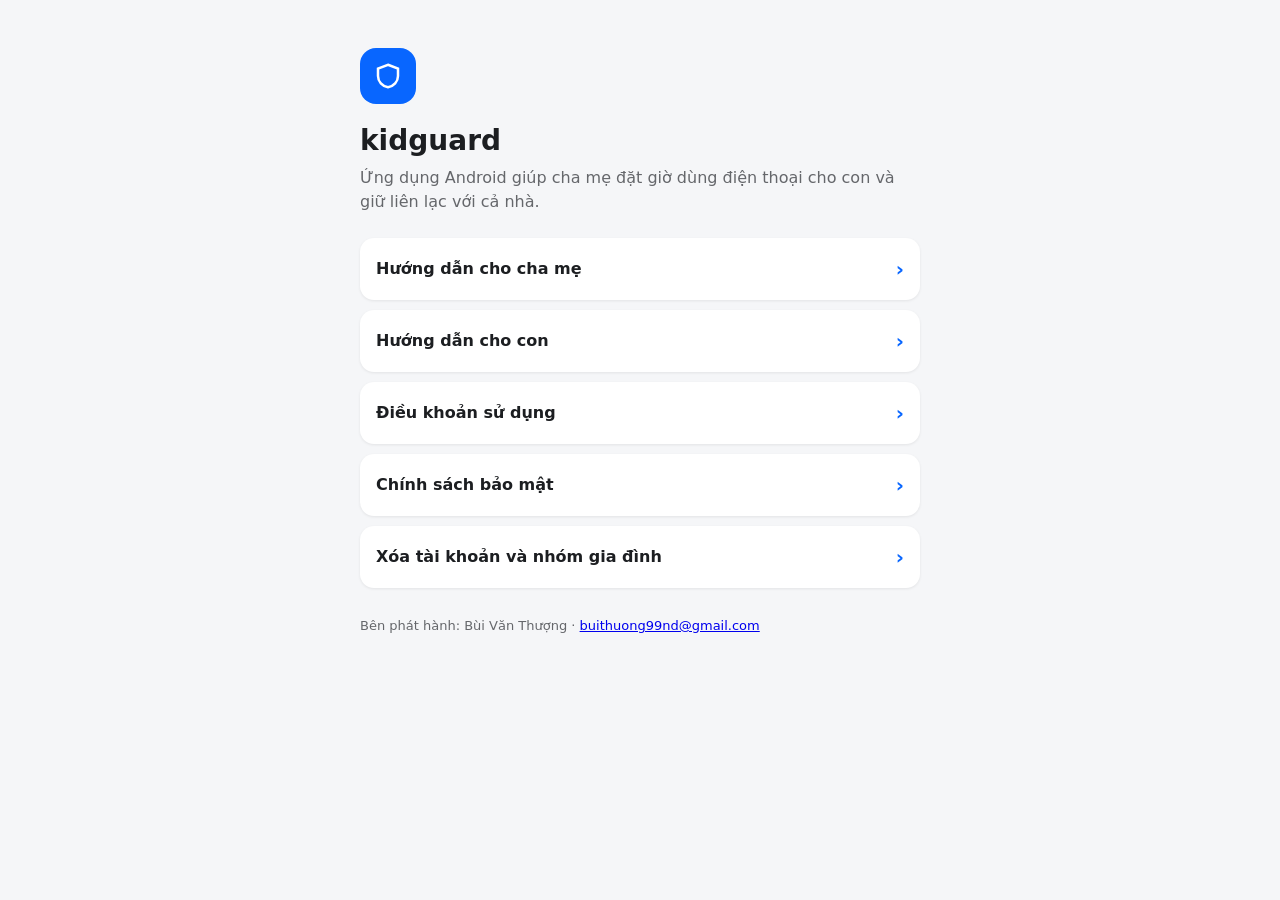
<file: index.html>
<!doctype html>
<html lang="vi">
<head>
<meta charset="utf-8">
<meta name="viewport" content="width=device-width, initial-scale=1">
<title>kidguard</title>
<style>
  body{margin:0;font-family:system-ui,-apple-system,"Segoe UI",Roboto,sans-serif;background:#f5f6f8;color:#1c1e21;line-height:1.5}
  main{max-width:560px;margin:0 auto;padding:48px 20px}
  .logo{width:56px;height:56px;border-radius:16px;background:#0866ff;color:#fff;display:flex;align-items:center;justify-content:center}
  h1{margin:16px 0 4px;font-size:28px}
  p{margin:0 0 24px;color:#65676b}
  a.item{display:flex;justify-content:space-between;align-items:center;background:#fff;border-radius:14px;padding:16px;margin-bottom:10px;color:inherit;text-decoration:none;box-shadow:0 1px 3px rgba(0,0,0,.08);font-weight:600}
  a.item:hover{box-shadow:0 2px 8px rgba(0,0,0,.14)}
  a.item span{color:#0866ff;font-size:20px}
  footer{margin-top:28px;font-size:13px;color:#65676b}
</style>
</head>
<body>
<main>
  <div class="logo"><svg width="30" height="30" viewBox="0 0 24 24" fill="none" stroke="currentColor" stroke-width="2"><path d="M12 3l8 3v6c0 4.5-3.4 8.3-8 9-4.6-.7-8-4.5-8-9V6z"/></svg></div>
  <h1>kidguard</h1>
  <p>Ứng dụng Android giúp cha mẹ đặt giờ dùng điện thoại cho con và giữ liên lạc với cả nhà.</p>
  <a class="item" href="guide/parent.html">Hướng dẫn cho cha mẹ <span>›</span></a>
  <a class="item" href="guide/child.html">Hướng dẫn cho con <span>›</span></a>
  <a class="item" href="legal/terms.html">Điều khoản sử dụng <span>›</span></a>
  <a class="item" href="legal/privacy.html">Chính sách bảo mật <span>›</span></a>
  <a class="item" href="legal/privacy.html#delete">Xóa tài khoản và nhóm gia đình <span>›</span></a>
  <footer>Bên phát hành: Bùi Văn Thượng · <a href="mailto:buithuong99nd@gmail.com">buithuong99nd@gmail.com</a></footer>
</main>
</body>
</html>
</file>
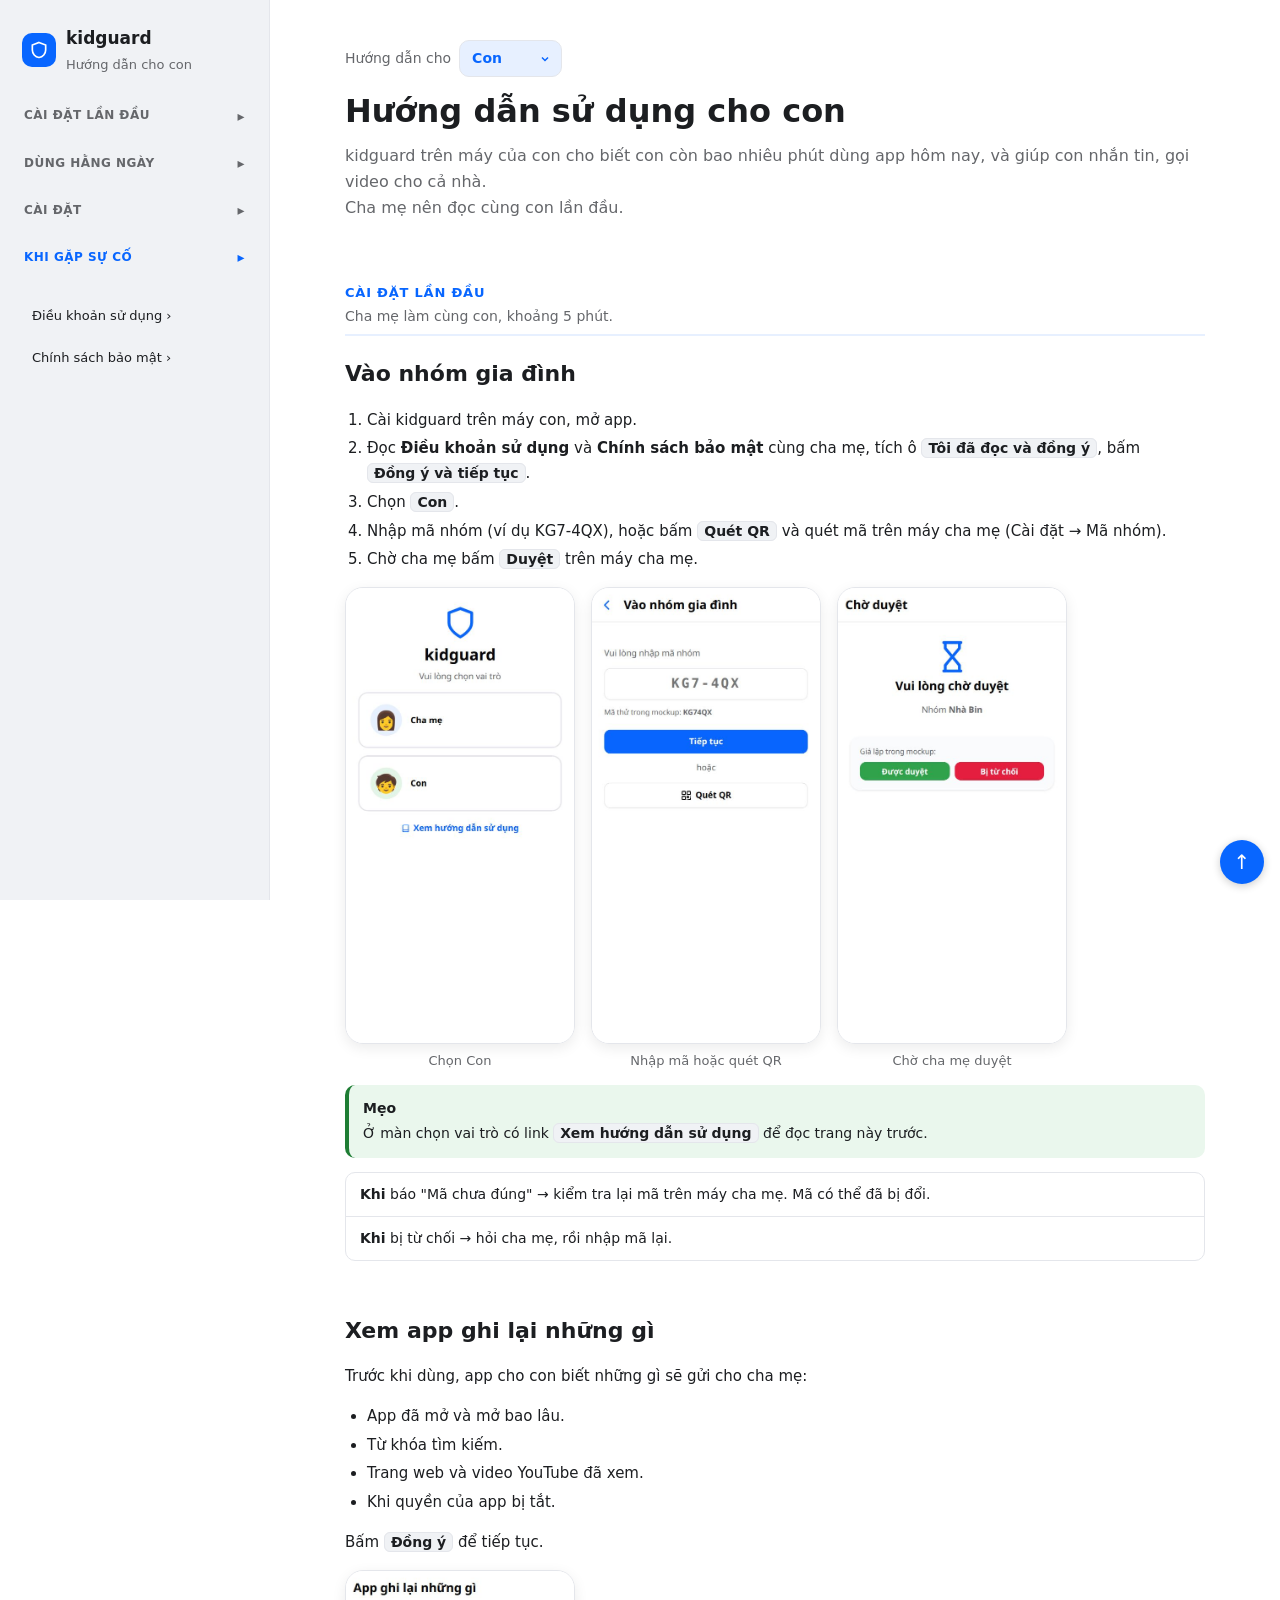
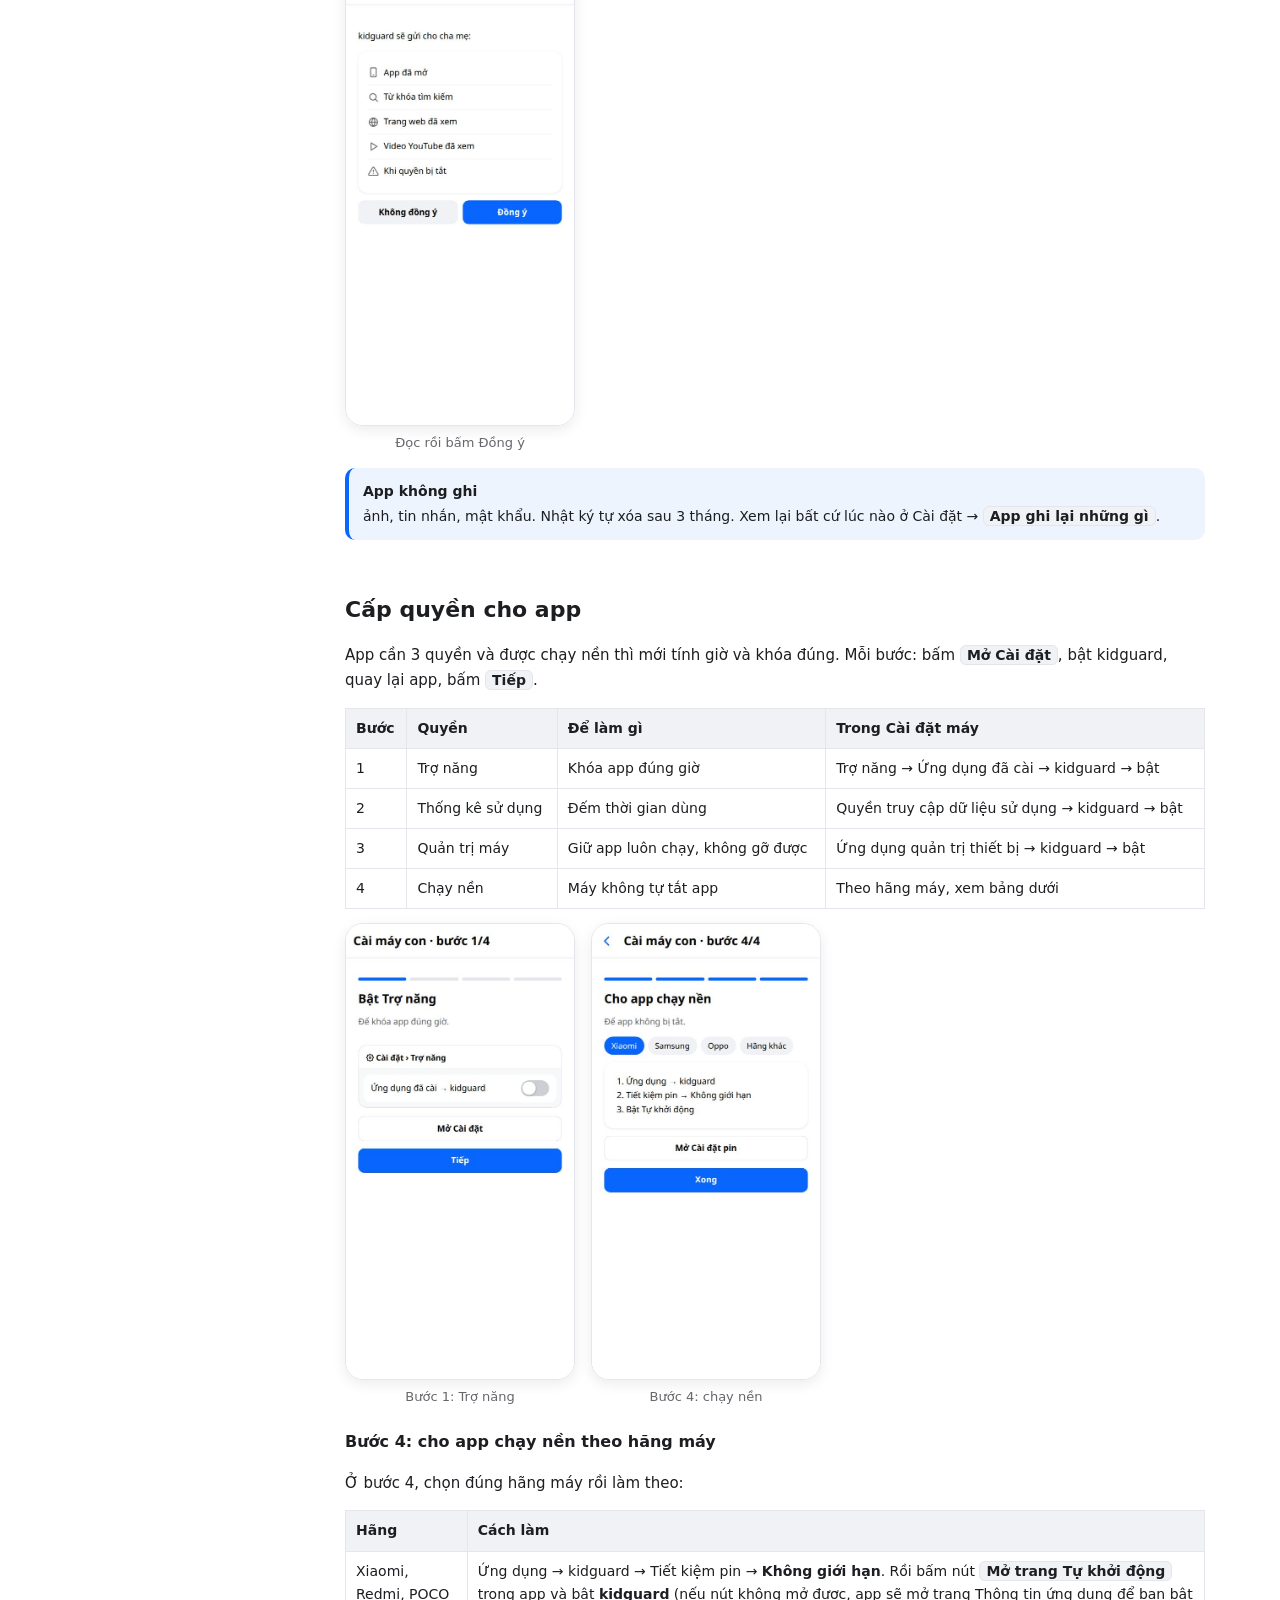
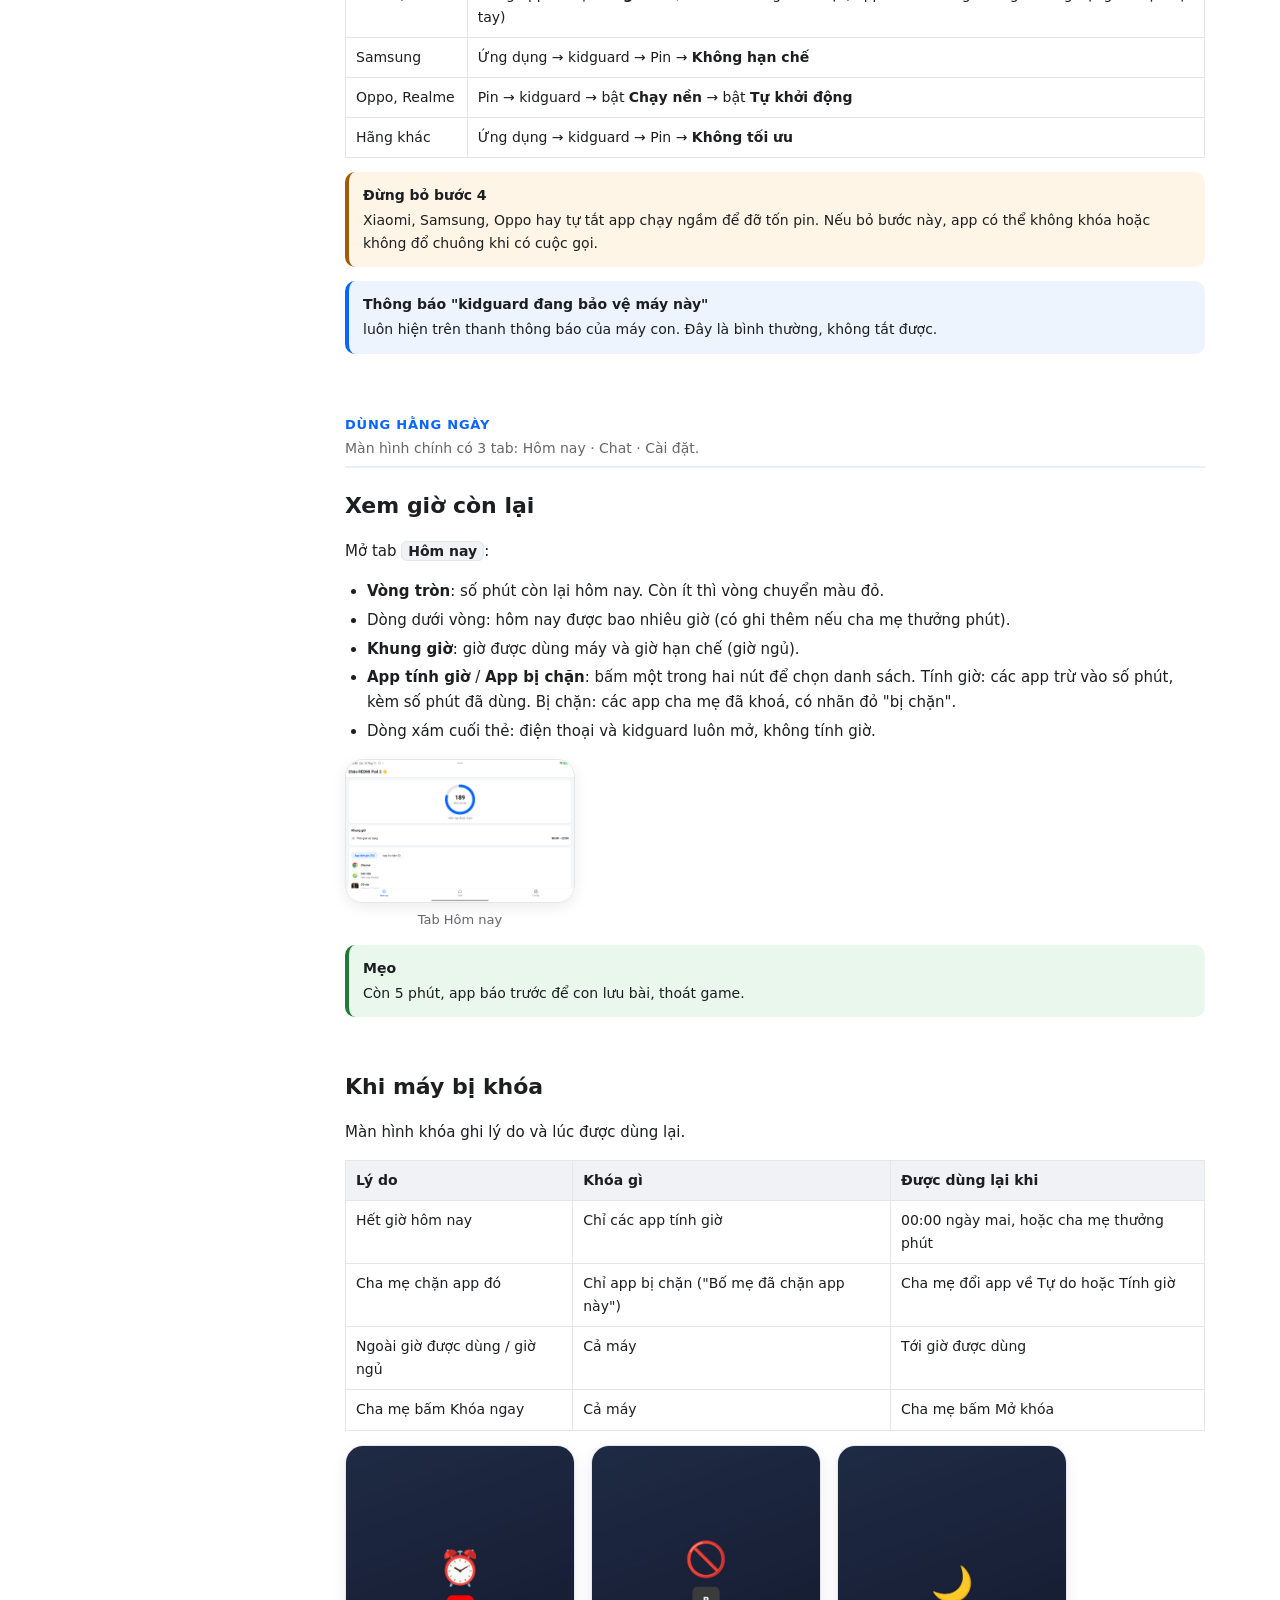
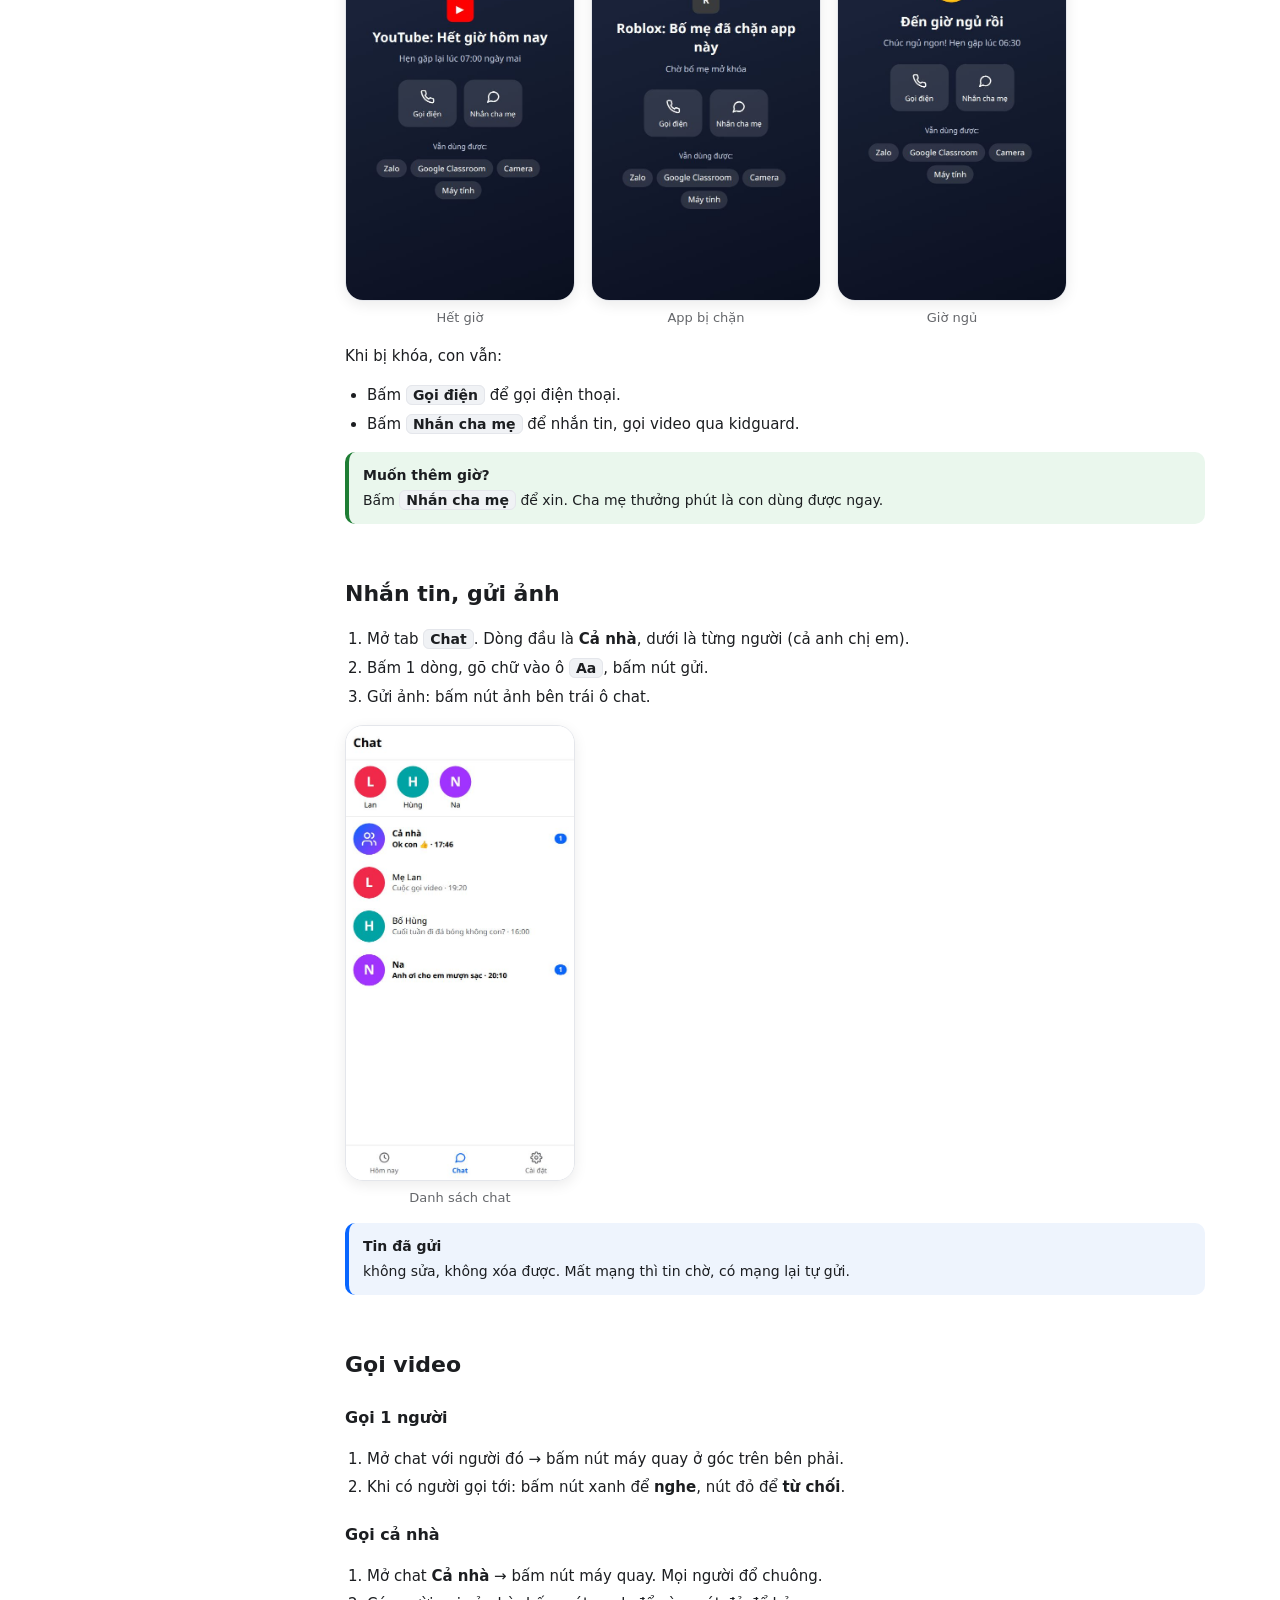
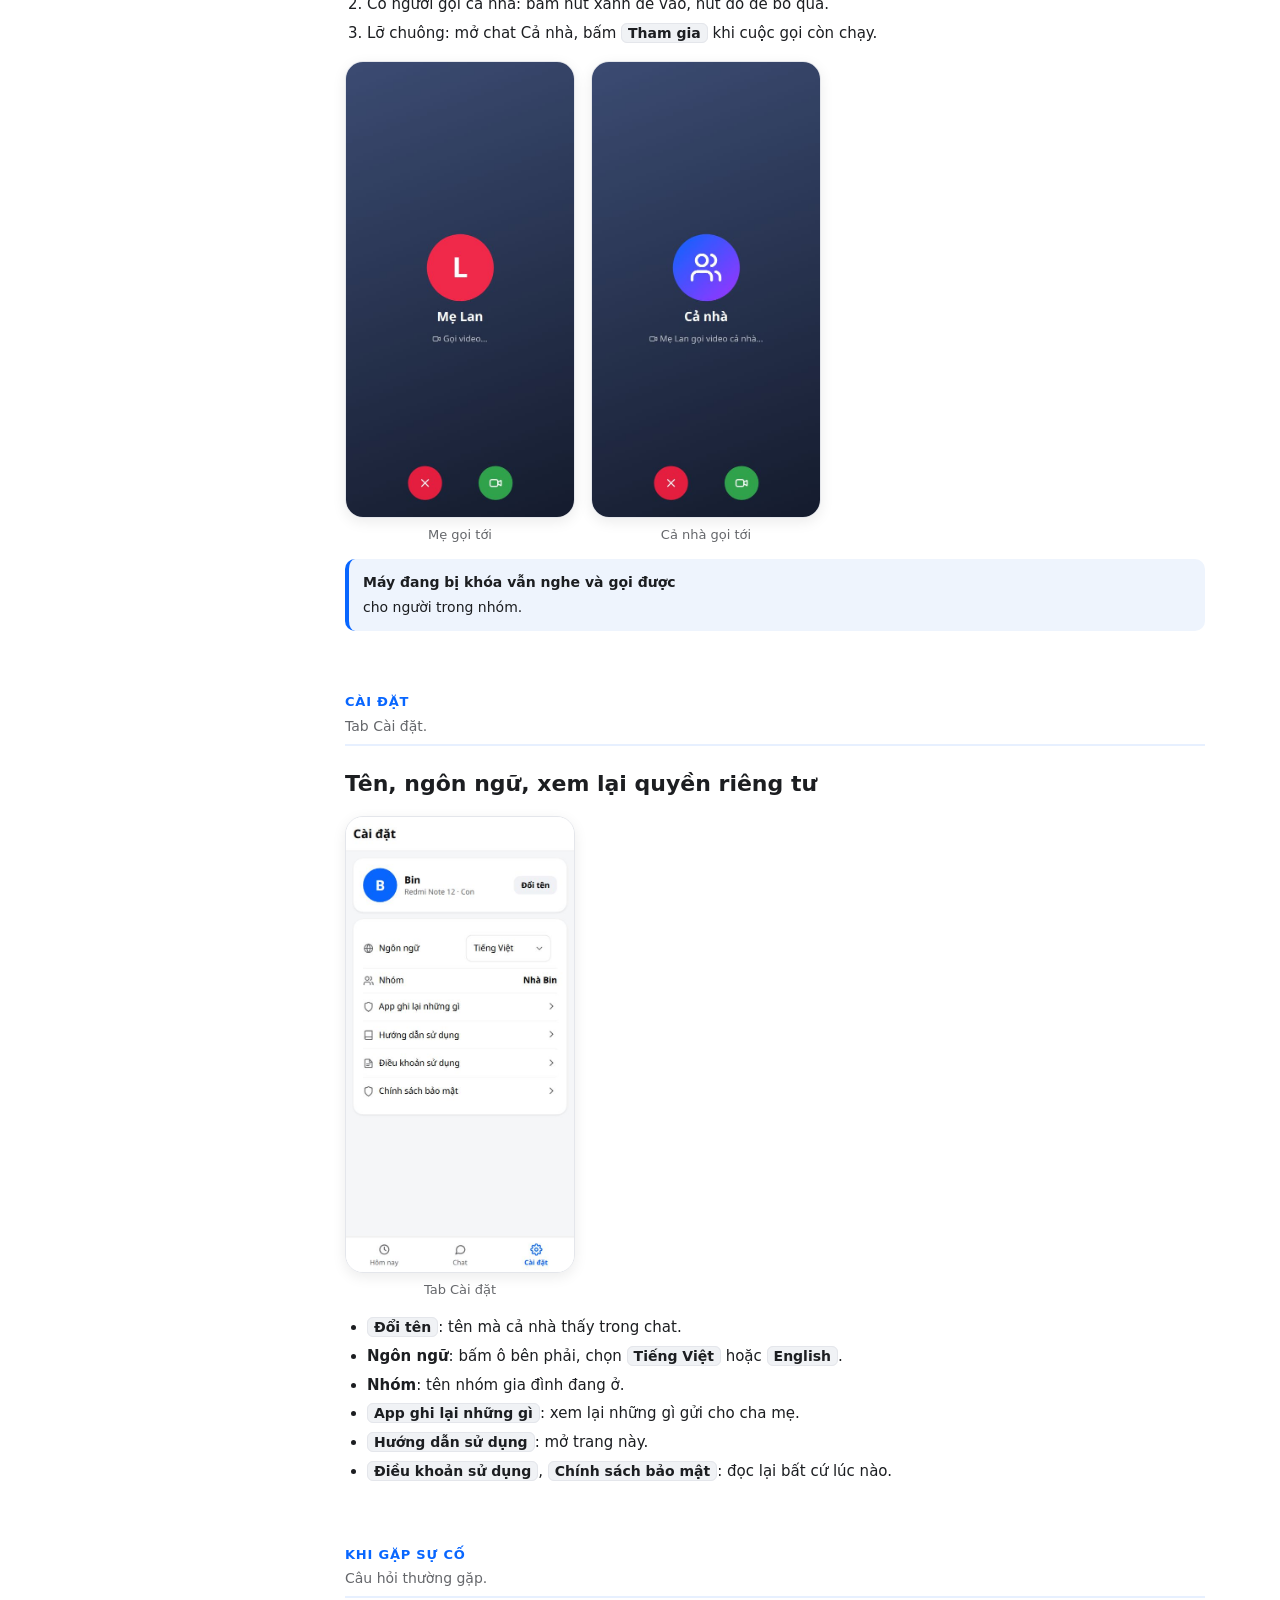
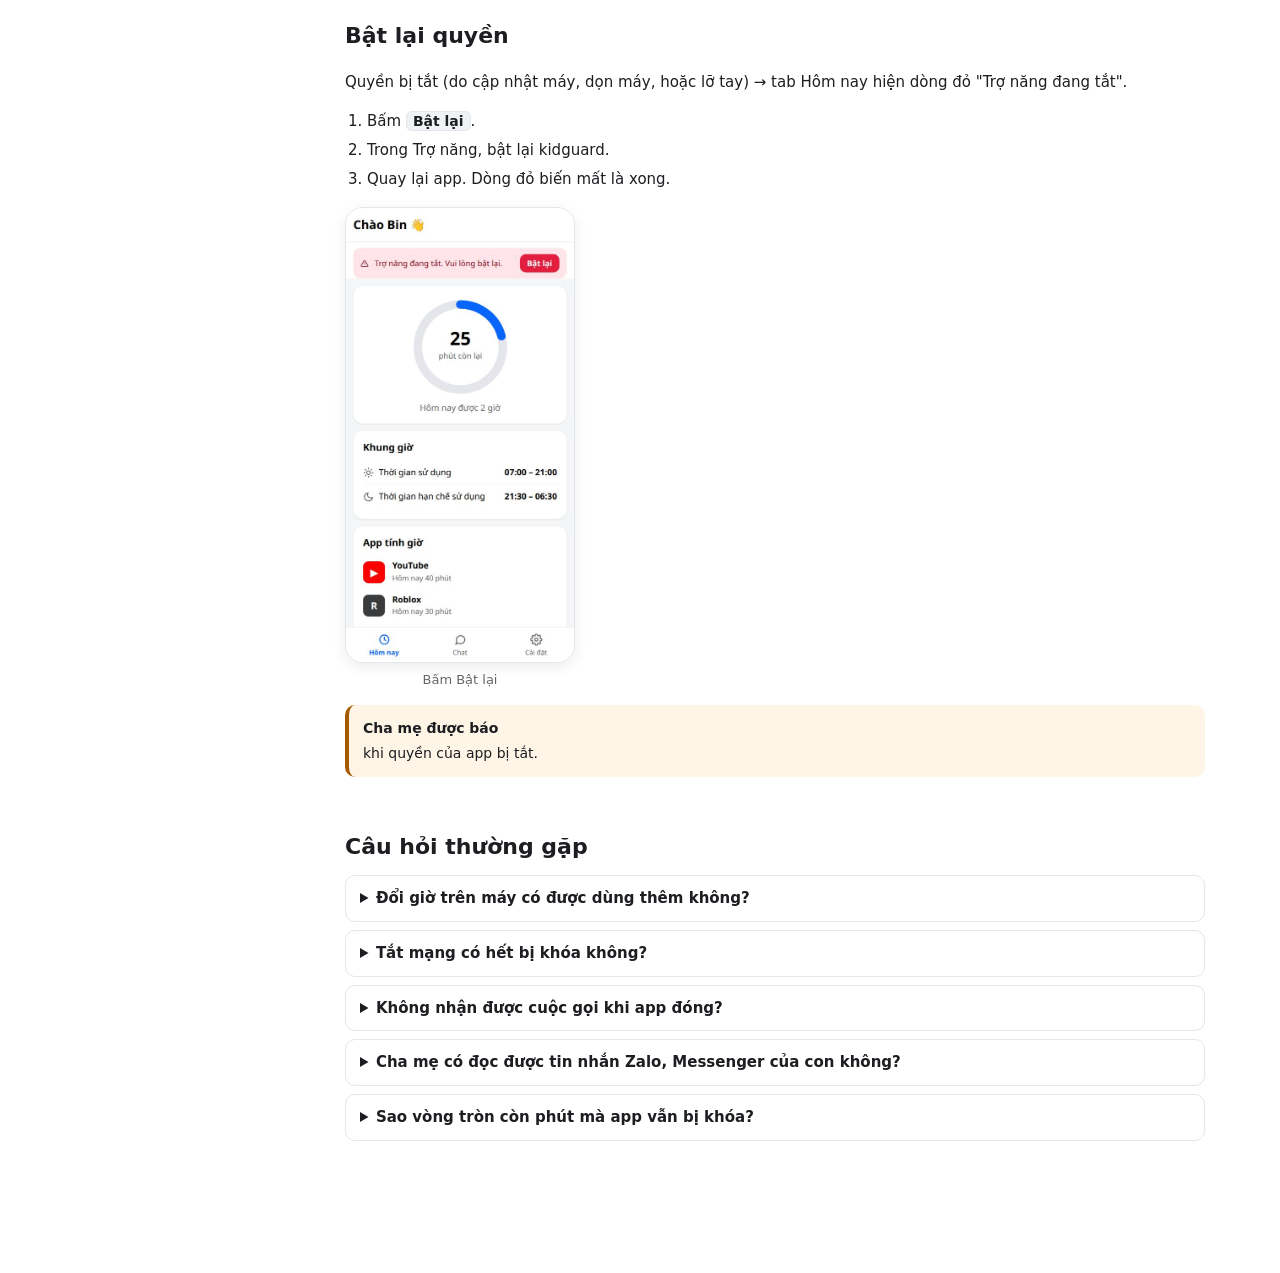
<file: guide/child.html>
<!doctype html>
<html lang="vi">
<head>
<meta charset="utf-8">
<meta name="viewport" content="width=device-width, initial-scale=1">
<title>Hướng dẫn sử dụng cho con – kidguard</title>
<link rel="stylesheet" href="guide.css">
</head>
<body>
<button class="menu-btn" aria-label="Mở mục lục">☰</button>
<aside class="side">
  <div class="brand"><span class="logo"><svg width="20" height="20" viewBox="0 0 24 24" fill="none" stroke="currentColor" stroke-width="2"><path d="M12 3l8 3v6c0 4.5-3.4 8.3-8 9-4.6-.7-8-4.5-8-9V6z"/></svg></span><div><b>kidguard</b><span>Hướng dẫn cho con</span></div></div>
  <nav id="toc"></nav>
  <a class="switch" href="../legal/terms.html">Điều khoản sử dụng ›</a>
  <a class="switch" href="../legal/privacy.html">Chính sách bảo mật ›</a>
</aside>

<main><div class="content">
  <label class="guide-for">Hướng dẫn cho
    <select onchange="location.href=this.value" aria-label="Chọn hướng dẫn">
      <option value="parent.html">Cha mẹ</option>
      <option value="child.html" selected>Con</option>
    </select></label>
  <h1 class="page">Hướng dẫn sử dụng cho con</h1>
  <p>kidguard trên máy của con cho biết con còn bao nhiêu phút dùng app hôm nay, và giúp con nhắn tin, gọi video cho cả nhà.<br>Cha mẹ nên đọc cùng con lần đầu.</p>

  <!-- ================= CÀI ĐẶT LẦN ĐẦU ================= -->
  <div class="part"><h1>Cài đặt lần đầu</h1><p>Cha mẹ làm cùng con, khoảng 5 phút.</p></div>

  <section id="join">
    <h2>Vào nhóm gia đình</h2>
    <ol>
      <li>Cài kidguard trên máy con, mở app.</li>
      <li>Đọc <b>Điều khoản sử dụng</b> và <b>Chính sách bảo mật</b> cùng cha mẹ, tích ô <span class="ui">Tôi đã đọc và đồng ý</span>, bấm <span class="ui">Đồng ý và tiếp tục</span>.</li>
      <li>Chọn <span class="ui">Con</span>.</li>
      <li>Nhập mã nhóm (ví dụ KG7-4QX), hoặc bấm <span class="ui">Quét QR</span> và quét mã trên máy cha mẹ (Cài đặt → Mã nhóm).</li>
      <li>Chờ cha mẹ bấm <span class="ui">Duyệt</span> trên máy cha mẹ.</li>
    </ol>
    <div class="shots">
      <figure><img src="images/c-role.jpg" alt="Chọn vai trò"><figcaption>Chọn Con</figcaption></figure>
      <figure><img src="images/c-join.jpg" alt="Nhập mã nhóm"><figcaption>Nhập mã hoặc quét QR</figcaption></figure>
      <figure><img src="images/c-pending.jpg" alt="Chờ duyệt"><figcaption>Chờ cha mẹ duyệt</figcaption></figure>
    </div>
    <div class="tip"><b>Mẹo</b>Ở màn chọn vai trò có link <span class="ui">Xem hướng dẫn sử dụng</span> để đọc trang này trước.</div>
    <div class="cases">
      <div><b>Khi</b> báo "Mã chưa đúng" → kiểm tra lại mã trên máy cha mẹ. Mã có thể đã bị đổi.</div>
      <div><b>Khi</b> bị từ chối → hỏi cha mẹ, rồi nhập mã lại.</div>
    </div>
  </section>

  <section id="consent">
    <h2>Xem app ghi lại những gì</h2>
    <p>Trước khi dùng, app cho con biết những gì sẽ gửi cho cha mẹ:</p>
    <ul>
      <li>App đã mở và mở bao lâu.</li>
      <li>Từ khóa tìm kiếm.</li>
      <li>Trang web và video YouTube đã xem.</li>
      <li>Khi quyền của app bị tắt.</li>
    </ul>
    <p>Bấm <span class="ui">Đồng ý</span> để tiếp tục.</p>
    <div class="shots"><figure><img src="images/c-consent.jpg" alt="App ghi lại những gì"><figcaption>Đọc rồi bấm Đồng ý</figcaption></figure></div>
    <div class="note"><b>App không ghi</b> ảnh, tin nhắn, mật khẩu. Nhật ký tự xóa sau 3 tháng. Xem lại bất cứ lúc nào ở Cài đặt → <span class="ui">App ghi lại những gì</span>.</div>
  </section>

  <section id="setup">
    <h2>Cấp quyền cho app</h2>
    <p>App cần 3 quyền và được chạy nền thì mới tính giờ và khóa đúng. Mỗi bước: bấm <span class="ui">Mở Cài đặt</span>, bật kidguard, quay lại app, bấm <span class="ui">Tiếp</span>.</p>
    <table>
      <tr><th>Bước</th><th>Quyền</th><th>Để làm gì</th><th>Trong Cài đặt máy</th></tr>
      <tr><td>1</td><td>Trợ năng</td><td>Khóa app đúng giờ</td><td>Trợ năng → Ứng dụng đã cài → kidguard → bật</td></tr>
      <tr><td>2</td><td>Thống kê sử dụng</td><td>Đếm thời gian dùng</td><td>Quyền truy cập dữ liệu sử dụng → kidguard → bật</td></tr>
      <tr><td>3</td><td>Quản trị máy</td><td>Giữ app luôn chạy, không gỡ được</td><td>Ứng dụng quản trị thiết bị → kidguard → bật</td></tr>
      <tr><td>4</td><td>Chạy nền</td><td>Máy không tự tắt app</td><td>Theo hãng máy, xem bảng dưới</td></tr>
    </table>
    <div class="shots">
      <figure><img src="images/c-perm-1.jpg" alt="Bước 1 Trợ năng"><figcaption>Bước 1: Trợ năng</figcaption></figure>
      <figure><img src="images/c-perm-4.jpg" alt="Bước 4 chạy nền"><figcaption>Bước 4: chạy nền</figcaption></figure>
    </div>
    <h3>Bước 4: cho app chạy nền theo hãng máy</h3>
    <p>Ở bước 4, chọn đúng hãng máy rồi làm theo:</p>
    <table>
      <tr><th>Hãng</th><th>Cách làm</th></tr>
      <tr><td>Xiaomi, Redmi, POCO</td><td>Ứng dụng → kidguard → Tiết kiệm pin → <b>Không giới hạn</b>. Rồi bấm nút <span class="ui">Mở trang Tự khởi động</span> trong app và bật <b>kidguard</b> (nếu nút không mở được, app sẽ mở trang Thông tin ứng dụng để bạn bật tay)</td></tr>
      <tr><td>Samsung</td><td>Ứng dụng → kidguard → Pin → <b>Không hạn chế</b></td></tr>
      <tr><td>Oppo, Realme</td><td>Pin → kidguard → bật <b>Chạy nền</b> → bật <b>Tự khởi động</b></td></tr>
      <tr><td>Hãng khác</td><td>Ứng dụng → kidguard → Pin → <b>Không tối ưu</b></td></tr>
    </table>
    <div class="warn"><b>Đừng bỏ bước 4</b>Xiaomi, Samsung, Oppo hay tự tắt app chạy ngầm để đỡ tốn pin. Nếu bỏ bước này, app có thể không khóa hoặc không đổ chuông khi có cuộc gọi.</div>
    <div class="note"><b>Thông báo "kidguard đang bảo vệ máy này"</b> luôn hiện trên thanh thông báo của máy con. Đây là bình thường, không tắt được.</div>
  </section>

  <!-- ================= DÙNG HẰNG NGÀY ================= -->
  <div class="part"><h1>Dùng hằng ngày</h1><p>Màn hình chính có 3 tab: Hôm nay · Chat · Cài đặt.</p></div>

  <section id="today">
    <h2>Xem giờ còn lại</h2>
    <p>Mở tab <span class="ui">Hôm nay</span>:</p>
    <ul>
      <li><b>Vòng tròn</b>: số phút còn lại hôm nay. Còn ít thì vòng chuyển màu đỏ.</li>
      <li>Dòng dưới vòng: hôm nay được bao nhiêu giờ (có ghi thêm nếu cha mẹ thưởng phút).</li>
      <li><b>Khung giờ</b>: giờ được dùng máy và giờ hạn chế (giờ ngủ).</li>
      <li><b>App tính giờ</b> / <b>App bị chặn</b>: bấm một trong hai nút để chọn danh sách. Tính giờ: các app trừ vào số phút, kèm số phút đã dùng. Bị chặn: các app cha mẹ đã khoá, có nhãn đỏ "bị chặn".</li>
      <li>Dòng xám cuối thẻ: điện thoại và kidguard luôn mở, không tính giờ.</li>
    </ul>
    <div class="shots"><figure><img src="images/c-today.jpg" alt="Tab Hôm nay"><figcaption>Tab Hôm nay</figcaption></figure></div>
    <div class="tip"><b>Mẹo</b>Còn 5 phút, app báo trước để con lưu bài, thoát game.</div>
  </section>

  <section id="locked">
    <h2>Khi máy bị khóa</h2>
    <p>Màn hình khóa ghi lý do và lúc được dùng lại.</p>
    <table>
      <tr><th>Lý do</th><th>Khóa gì</th><th>Được dùng lại khi</th></tr>
      <tr><td>Hết giờ hôm nay</td><td>Chỉ các app tính giờ</td><td>00:00 ngày mai, hoặc cha mẹ thưởng phút</td></tr>
      <tr><td>Cha mẹ chặn app đó</td><td>Chỉ app bị chặn ("Bố mẹ đã chặn app này")</td><td>Cha mẹ đổi app về Tự do hoặc Tính giờ</td></tr>
      <tr><td>Ngoài giờ được dùng / giờ ngủ</td><td>Cả máy</td><td>Tới giờ được dùng</td></tr>
      <tr><td>Cha mẹ bấm Khóa ngay</td><td>Cả máy</td><td>Cha mẹ bấm Mở khóa</td></tr>
    </table>
    <div class="shots">
      <figure><img src="images/c-lock-timeup.jpg" alt="Hết giờ"><figcaption>Hết giờ</figcaption></figure>
      <figure><img src="images/c-lock-blocked.jpg" alt="App bị chặn"><figcaption>App bị chặn</figcaption></figure>
      <figure><img src="images/c-lock-sleep.jpg" alt="Giờ ngủ"><figcaption>Giờ ngủ</figcaption></figure>
    </div>
    <p>Khi bị khóa, con vẫn:</p>
    <ul>
      <li>Bấm <span class="ui">Gọi điện</span> để gọi điện thoại.</li>
      <li>Bấm <span class="ui">Nhắn cha mẹ</span> để nhắn tin, gọi video qua kidguard.</li>
    </ul>
    <div class="tip"><b>Muốn thêm giờ?</b>Bấm <span class="ui">Nhắn cha mẹ</span> để xin. Cha mẹ thưởng phút là con dùng được ngay.</div>
  </section>

  <section id="chat">
    <h2>Nhắn tin, gửi ảnh</h2>
    <ol>
      <li>Mở tab <span class="ui">Chat</span>. Dòng đầu là <b>Cả nhà</b>, dưới là từng người (cả anh chị em).</li>
      <li>Bấm 1 dòng, gõ chữ vào ô <span class="ui">Aa</span>, bấm nút gửi.</li>
      <li>Gửi ảnh: bấm nút ảnh bên trái ô chat.</li>
    </ol>
    <div class="shots"><figure><img src="images/c-chat-list.jpg" alt="Danh sách chat"><figcaption>Danh sách chat</figcaption></figure></div>
    <div class="note"><b>Tin đã gửi</b> không sửa, không xóa được. Mất mạng thì tin chờ, có mạng lại tự gửi.</div>
  </section>

  <section id="call">
    <h2>Gọi video</h2>
    <h3>Gọi 1 người</h3>
    <ol>
      <li>Mở chat với người đó → bấm nút máy quay ở góc trên bên phải.</li>
      <li>Khi có người gọi tới: bấm nút xanh để <b>nghe</b>, nút đỏ để <b>từ chối</b>.</li>
    </ol>
    <h3>Gọi cả nhà</h3>
    <ol>
      <li>Mở chat <b>Cả nhà</b> → bấm nút máy quay. Mọi người đổ chuông.</li>
      <li>Có người gọi cả nhà: bấm nút xanh để vào, nút đỏ để bỏ qua.</li>
      <li>Lỡ chuông: mở chat Cả nhà, bấm <span class="ui">Tham gia</span> khi cuộc gọi còn chạy.</li>
    </ol>
    <div class="shots">
      <figure><img src="images/c-call-in.jpg" alt="Mẹ gọi tới"><figcaption>Mẹ gọi tới</figcaption></figure>
      <figure><img src="images/c-gcall-in.jpg" alt="Gọi cả nhà"><figcaption>Cả nhà gọi tới</figcaption></figure>
    </div>
    <div class="note"><b>Máy đang bị khóa vẫn nghe và gọi được</b> cho người trong nhóm.</div>
  </section>

  <!-- ================= CÀI ĐẶT ================= -->
  <div class="part"><h1>Cài đặt</h1><p>Tab Cài đặt.</p></div>

  <section id="settings">
    <h2>Tên, ngôn ngữ, xem lại quyền riêng tư</h2>
    <div class="shots"><figure><img src="images/c-settings.jpg" alt="Cài đặt của con"><figcaption>Tab Cài đặt</figcaption></figure></div>
    <ul>
      <li><span class="ui">Đổi tên</span>: tên mà cả nhà thấy trong chat.</li>
      <li><b>Ngôn ngữ</b>: bấm ô bên phải, chọn <span class="ui">Tiếng Việt</span> hoặc <span class="ui">English</span>.</li>
      <li><b>Nhóm</b>: tên nhóm gia đình đang ở.</li>
      <li><span class="ui">App ghi lại những gì</span>: xem lại những gì gửi cho cha mẹ.</li>
      <li><span class="ui">Hướng dẫn sử dụng</span>: mở trang này.</li>
      <li><span class="ui">Điều khoản sử dụng</span>, <span class="ui">Chính sách bảo mật</span>: đọc lại bất cứ lúc nào.</li>
    </ul>
  </section>

  <!-- ================= HỎI ĐÁP ================= -->
  <div class="part"><h1>Khi gặp sự cố</h1><p>Câu hỏi thường gặp.</p></div>

  <section id="fix-perm">
    <h2>Bật lại quyền</h2>
    <p>Quyền bị tắt (do cập nhật máy, dọn máy, hoặc lỡ tay) → tab Hôm nay hiện dòng đỏ "Trợ năng đang tắt".</p>
    <ol>
      <li>Bấm <span class="ui">Bật lại</span>.</li>
      <li>Trong Trợ năng, bật lại kidguard.</li>
      <li>Quay lại app. Dòng đỏ biến mất là xong.</li>
    </ol>
    <div class="shots"><figure><img src="images/c-missing-perm.jpg" alt="Nhắc bật lại quyền"><figcaption>Bấm Bật lại</figcaption></figure></div>
    <div class="warn"><b>Cha mẹ được báo</b> khi quyền của app bị tắt.</div>
  </section>

  <section id="faq">
    <h2>Câu hỏi thường gặp</h2>
    <details><summary>Đổi giờ trên máy có được dùng thêm không?</summary>Không. App phát hiện và báo cho cha mẹ.</details>
    <details><summary>Tắt mạng có hết bị khóa không?</summary>Không. Luật lưu ngay trên máy, mất mạng vẫn khóa đúng giờ.</details>
    <details><summary>Không nhận được cuộc gọi khi app đóng?</summary>Làm lại bước 4 "Cho app chạy nền" ở phần <a href="#setup">Cấp quyền</a>.</details>
    <details><summary>Cha mẹ có đọc được tin nhắn Zalo, Messenger của con không?</summary>Không. App không ghi tin nhắn, ảnh hay mật khẩu.</details>
    <details><summary>Sao vòng tròn còn phút mà app vẫn bị khóa?</summary>Có thể đang ngoài giờ được dùng, giờ ngủ, hoặc cha mẹ vừa bấm Khóa ngay. Màn hình khóa ghi lý do.</details>
  </section>
</div></main>
<a class="top-link" href="#" aria-label="Lên đầu trang">↑</a>
<script src="guide.js"></script>
</body>
</html>
</file>
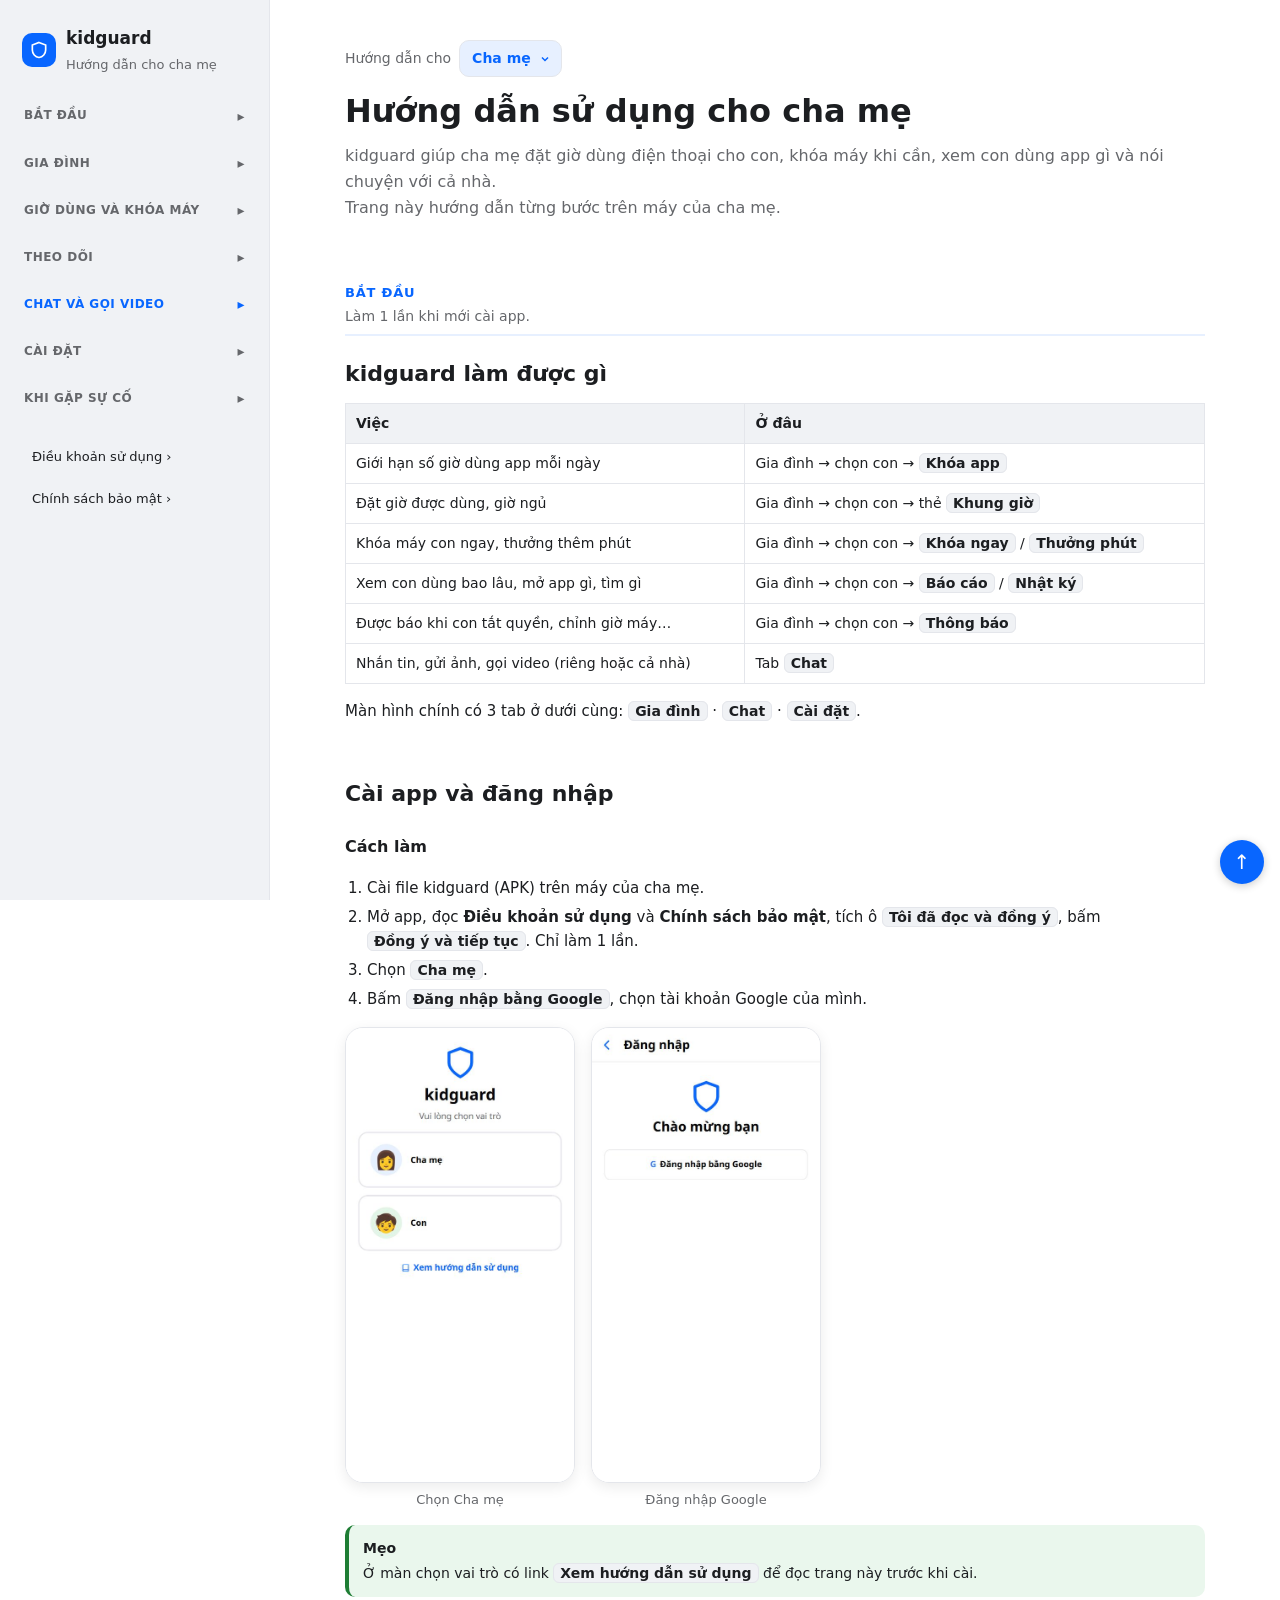
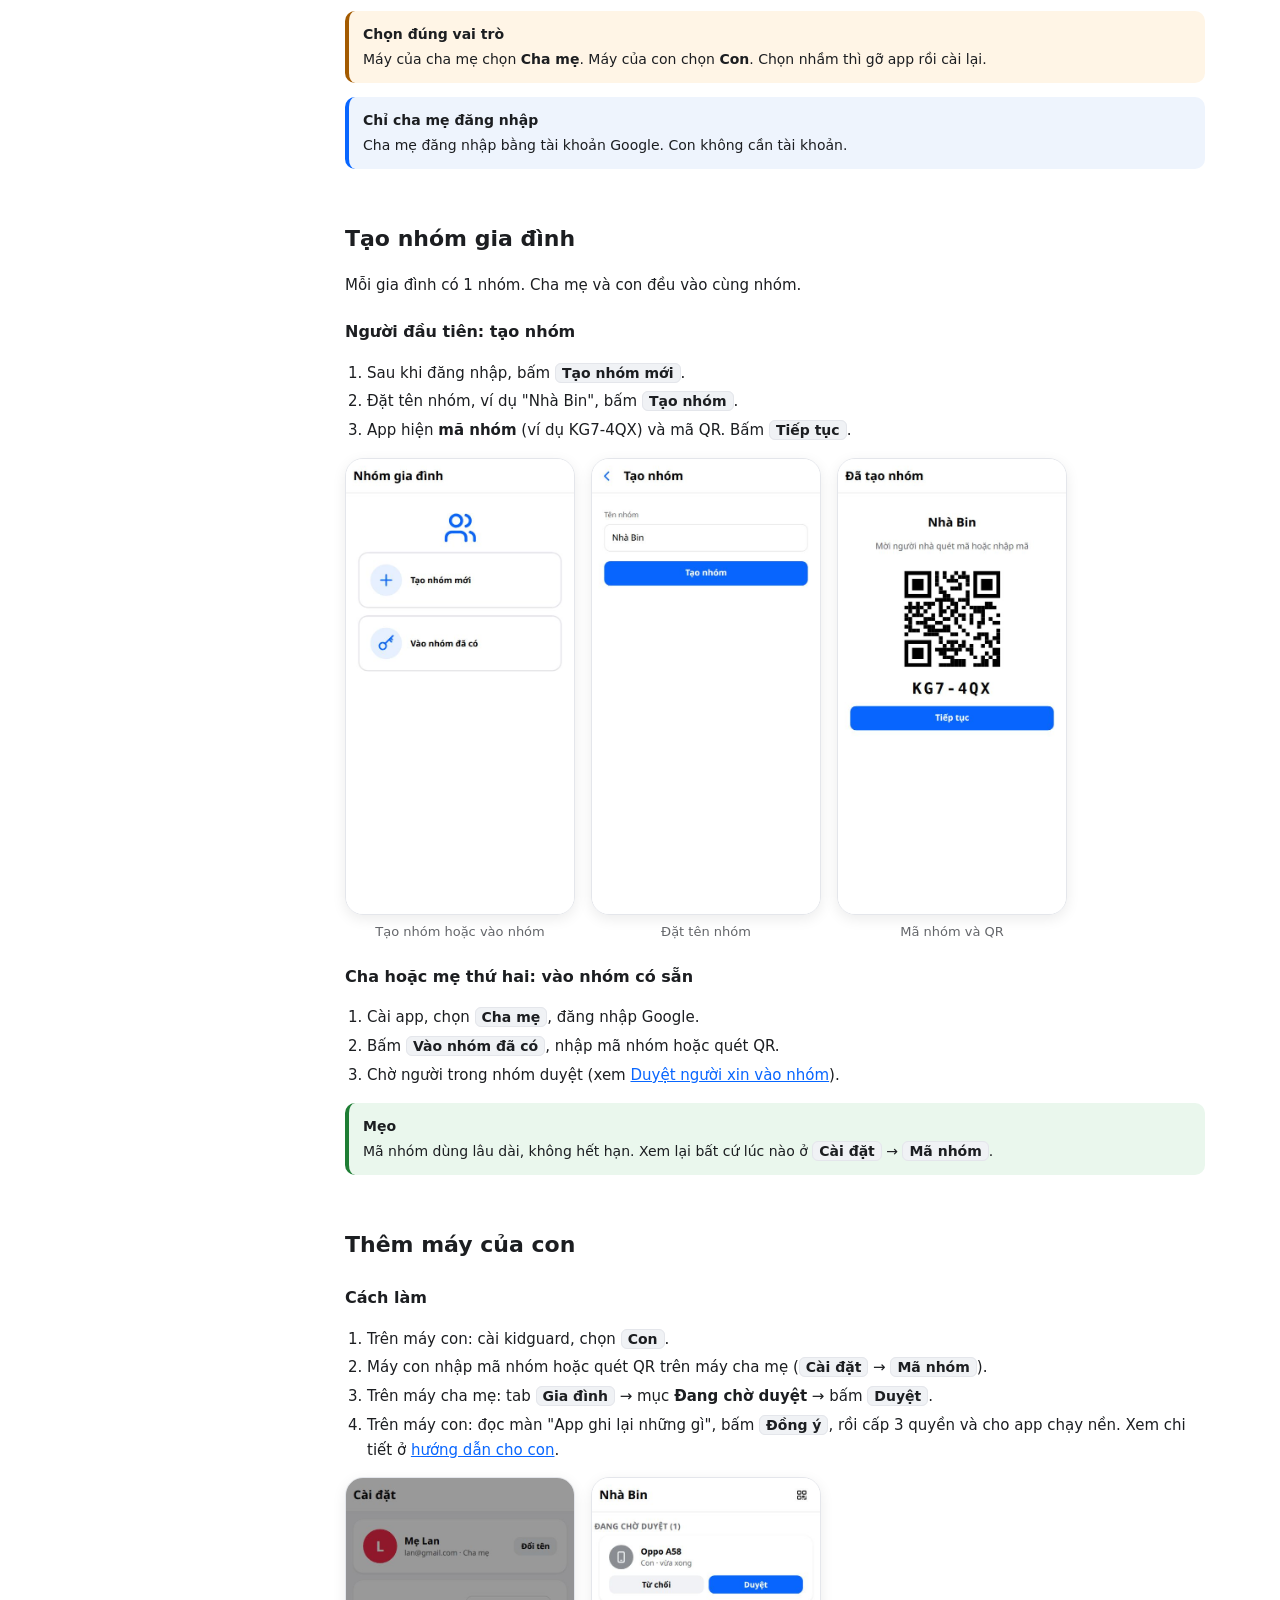
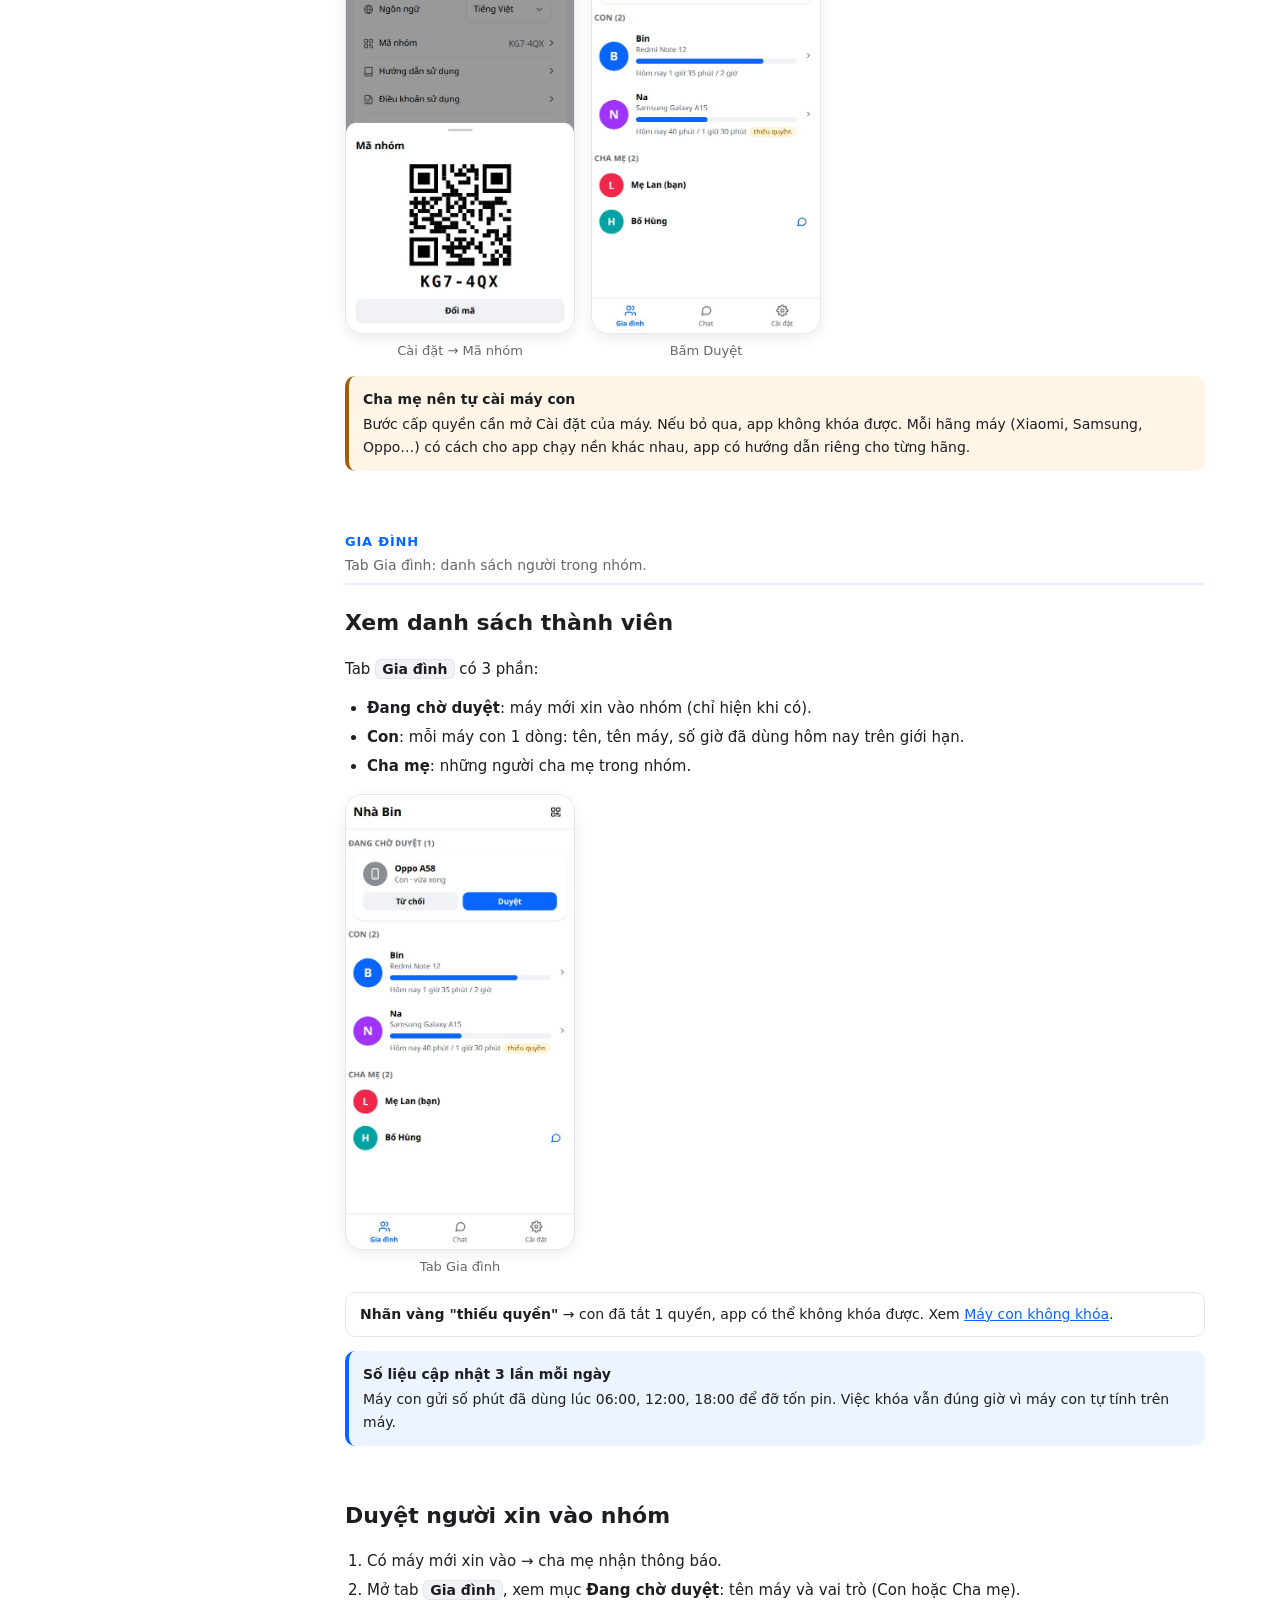
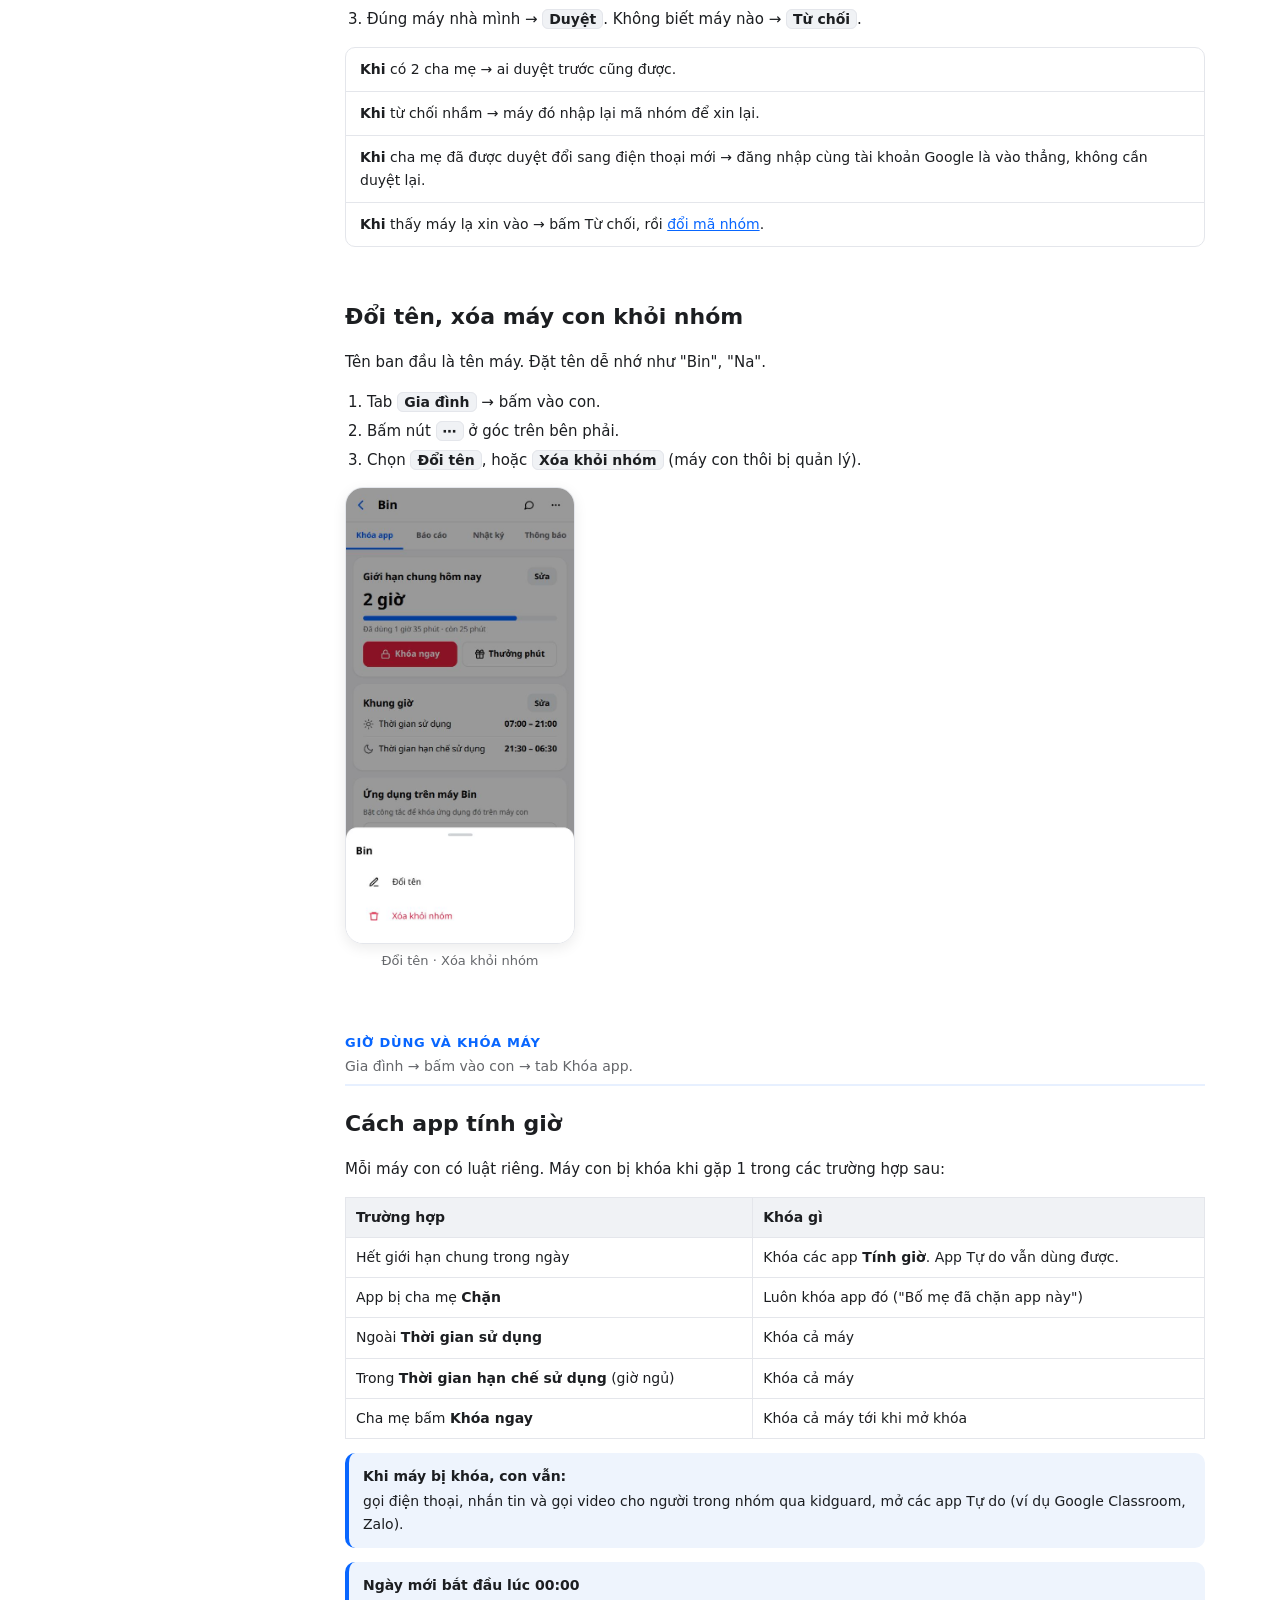
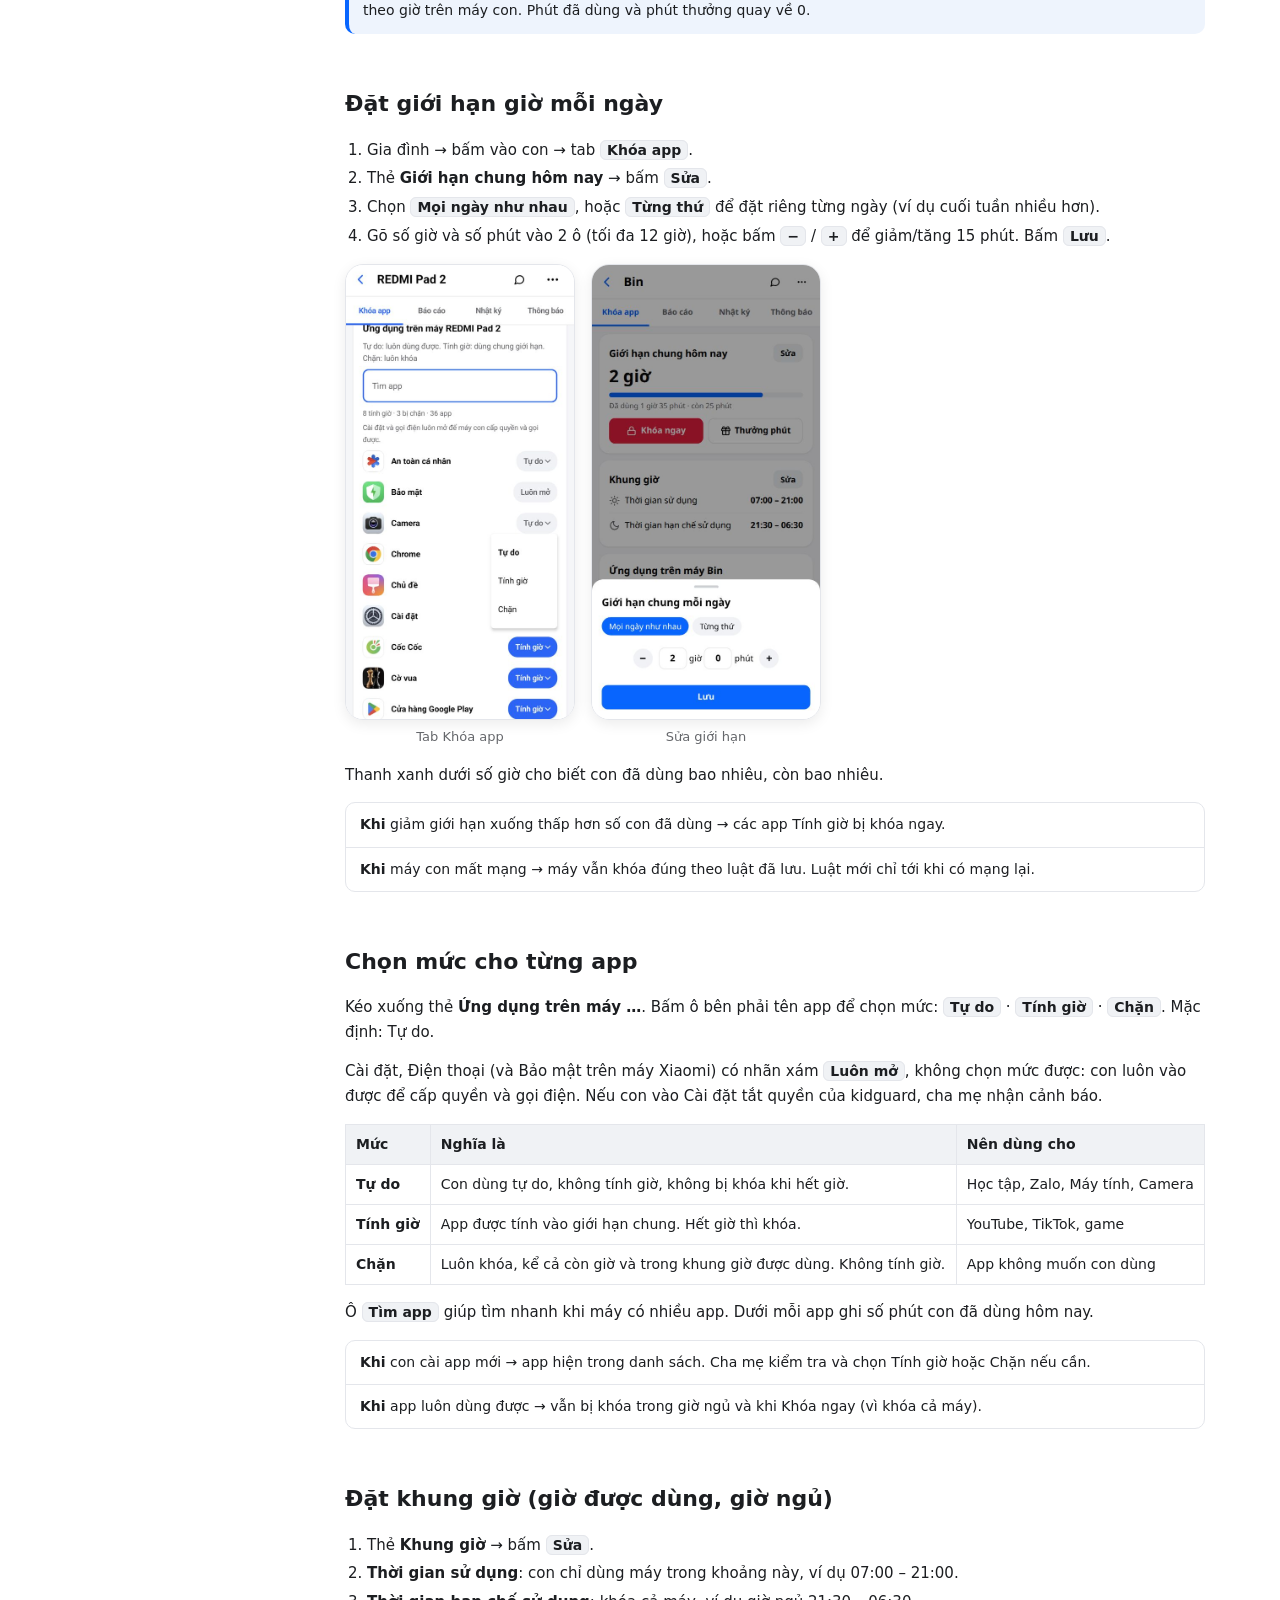
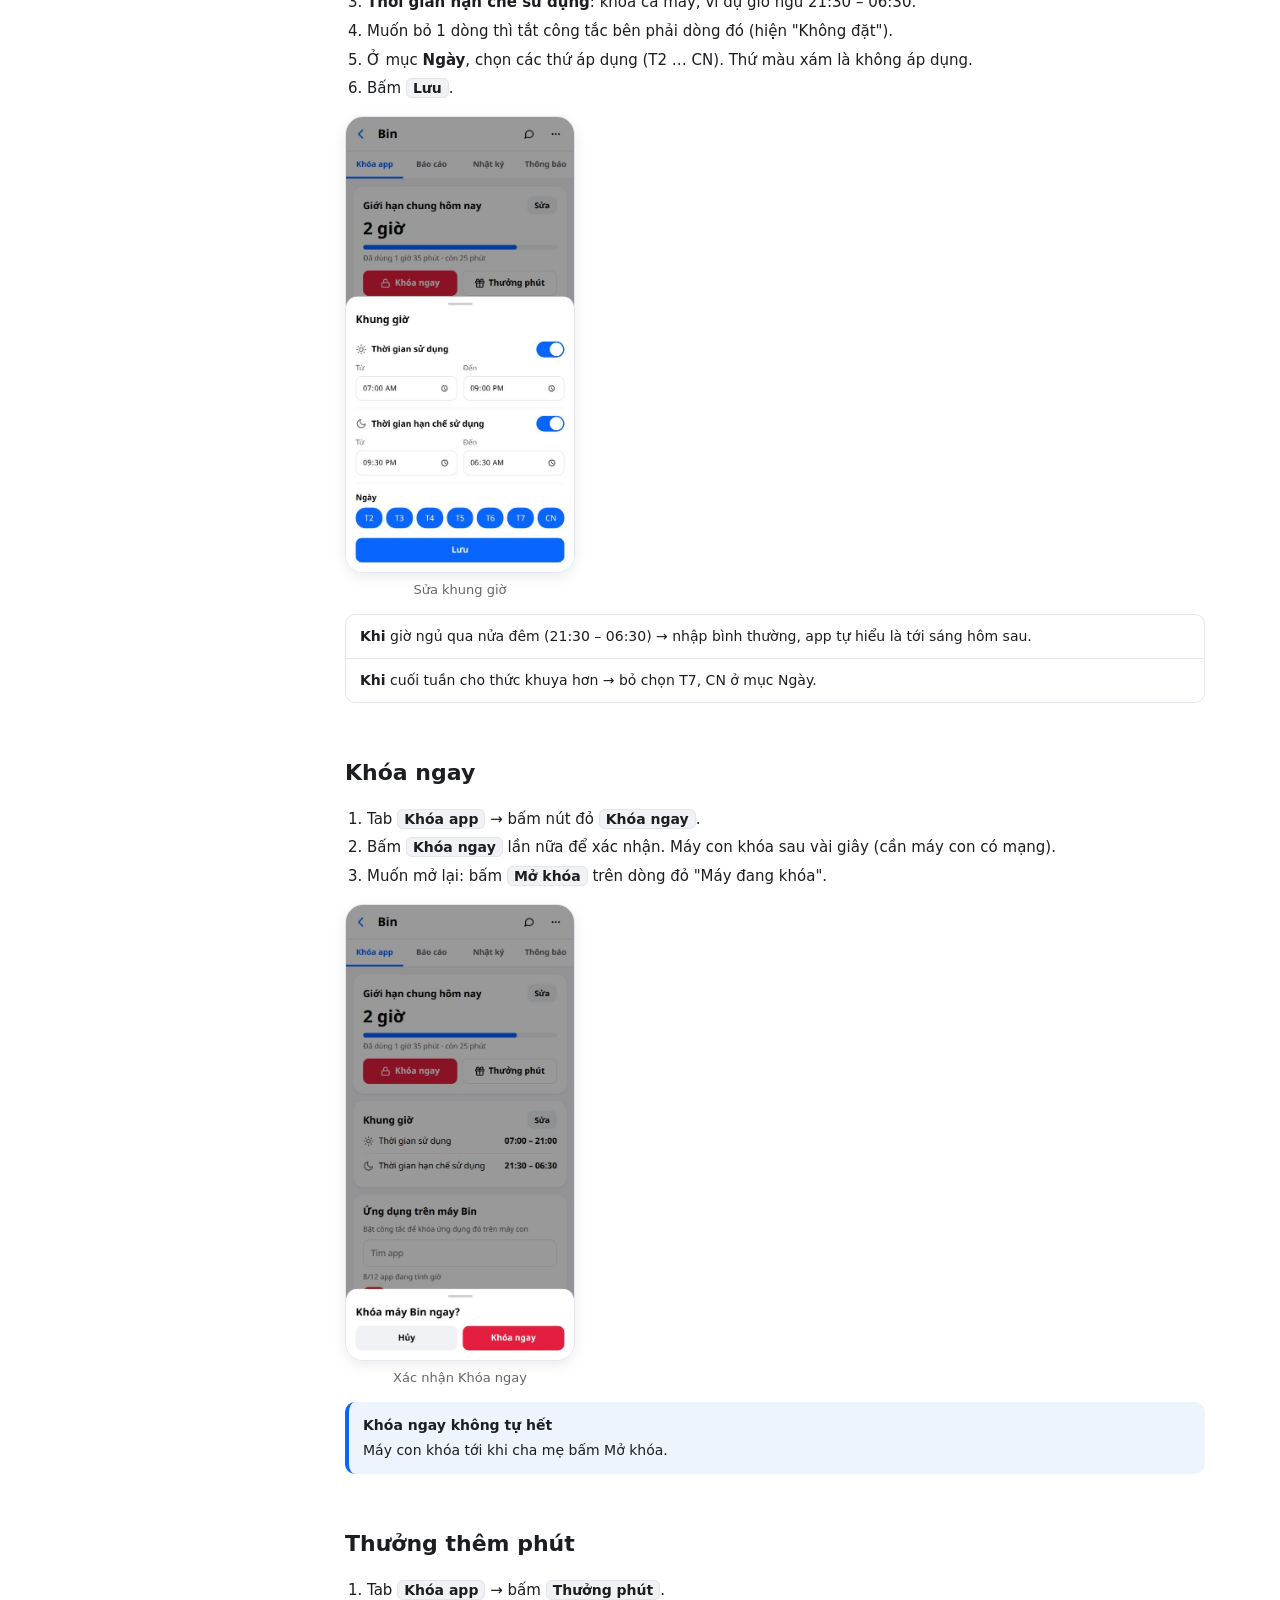
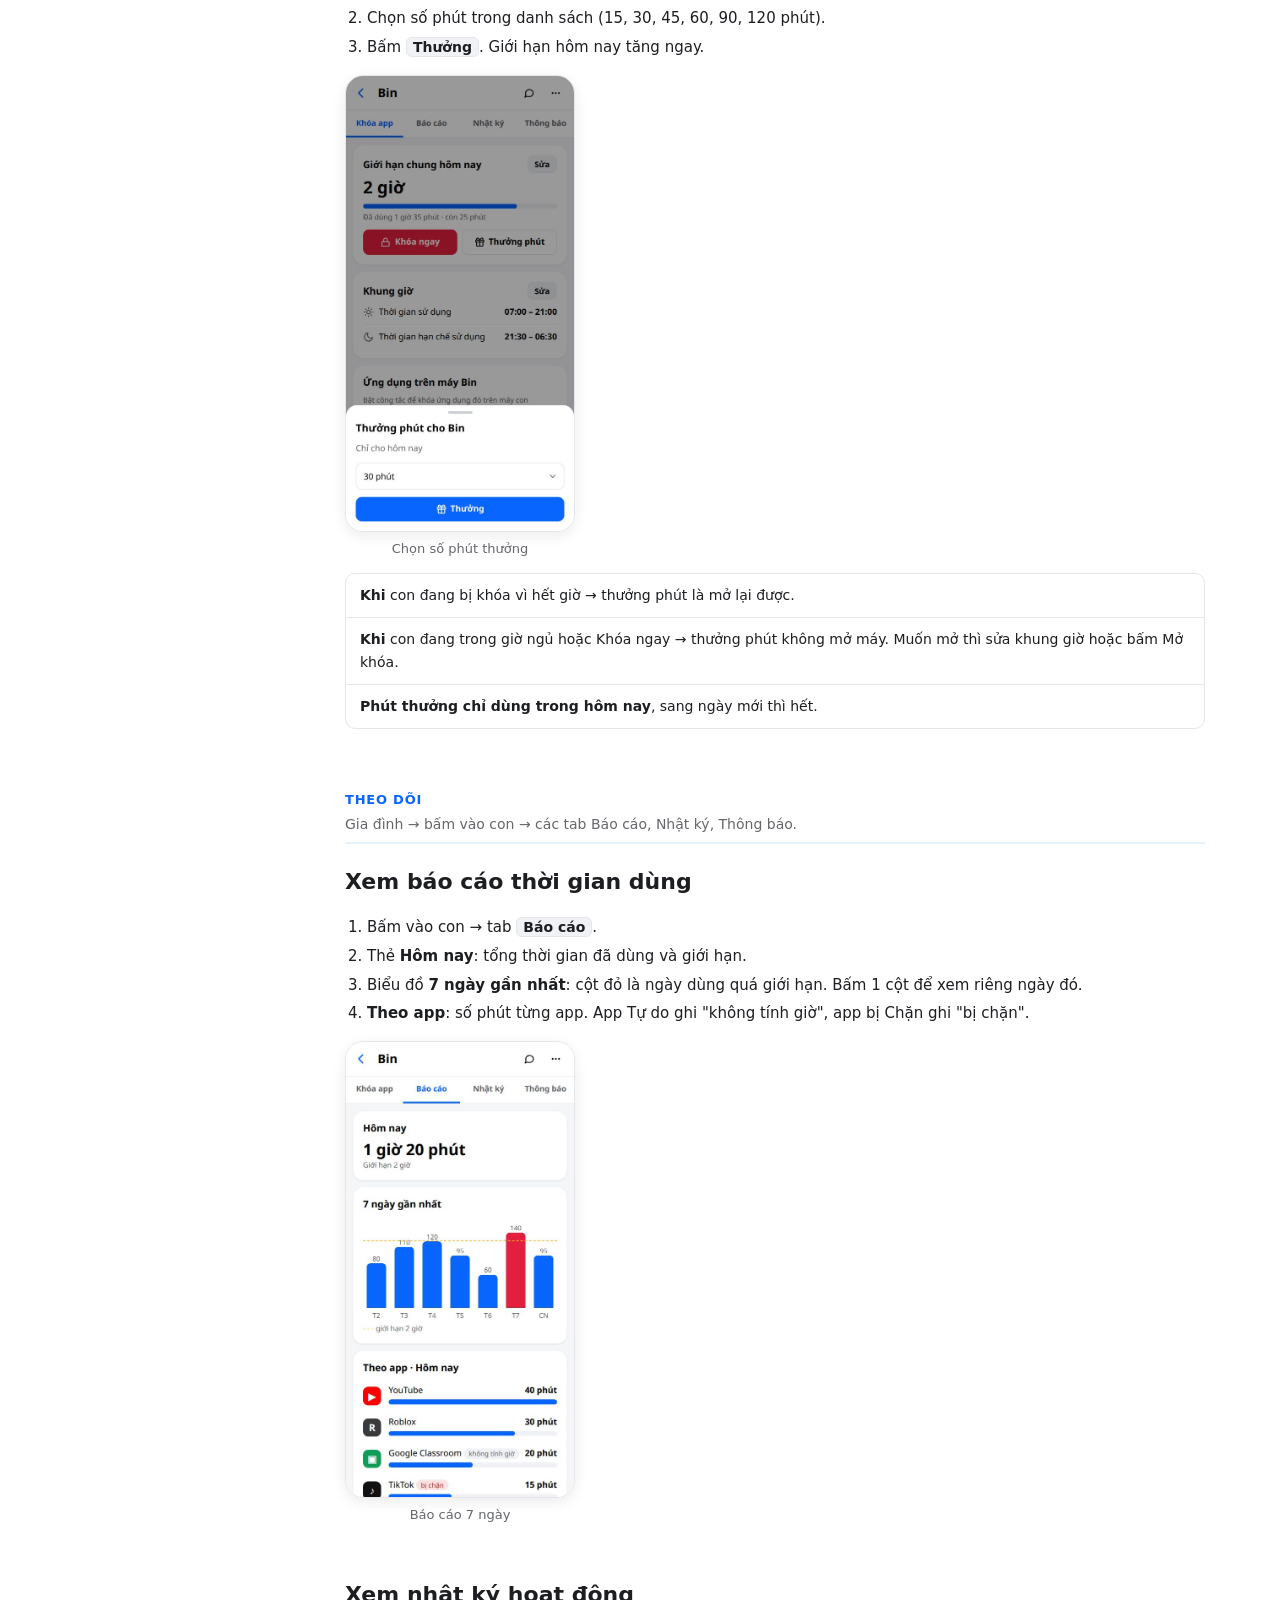
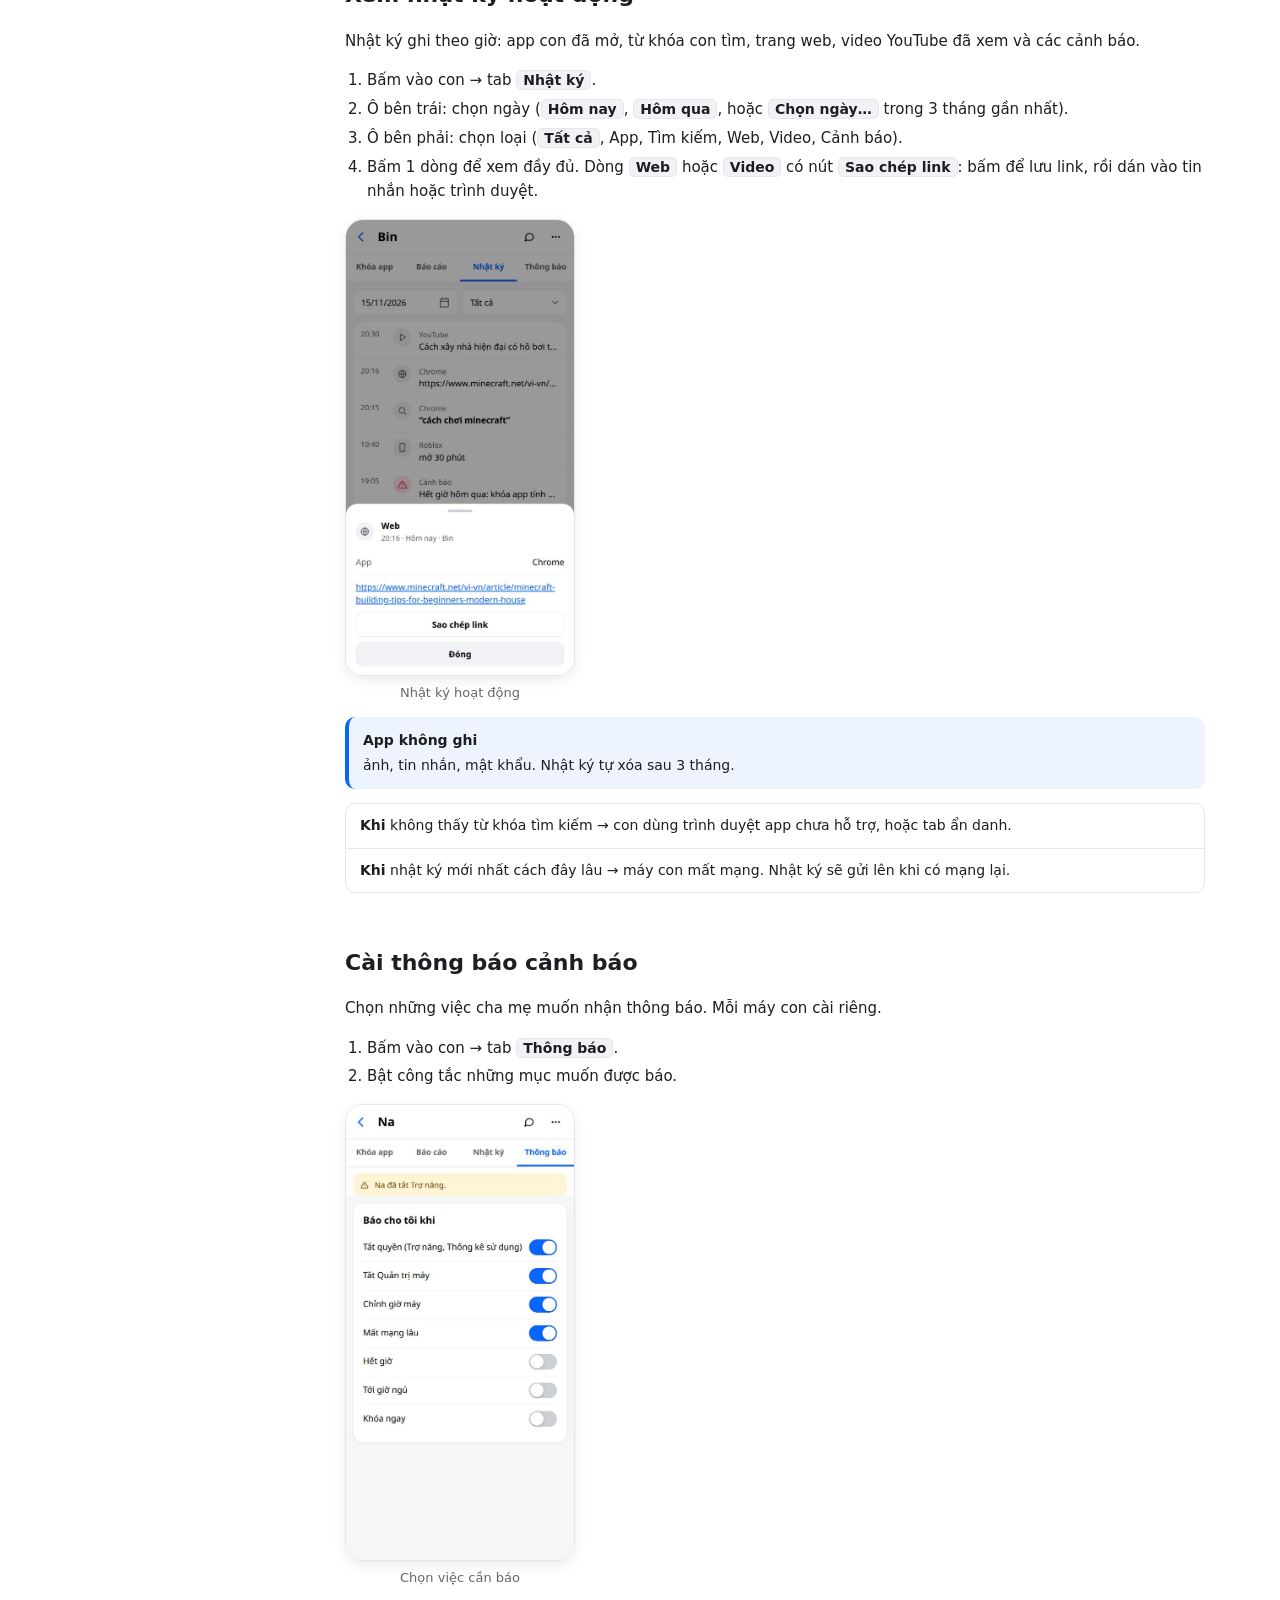
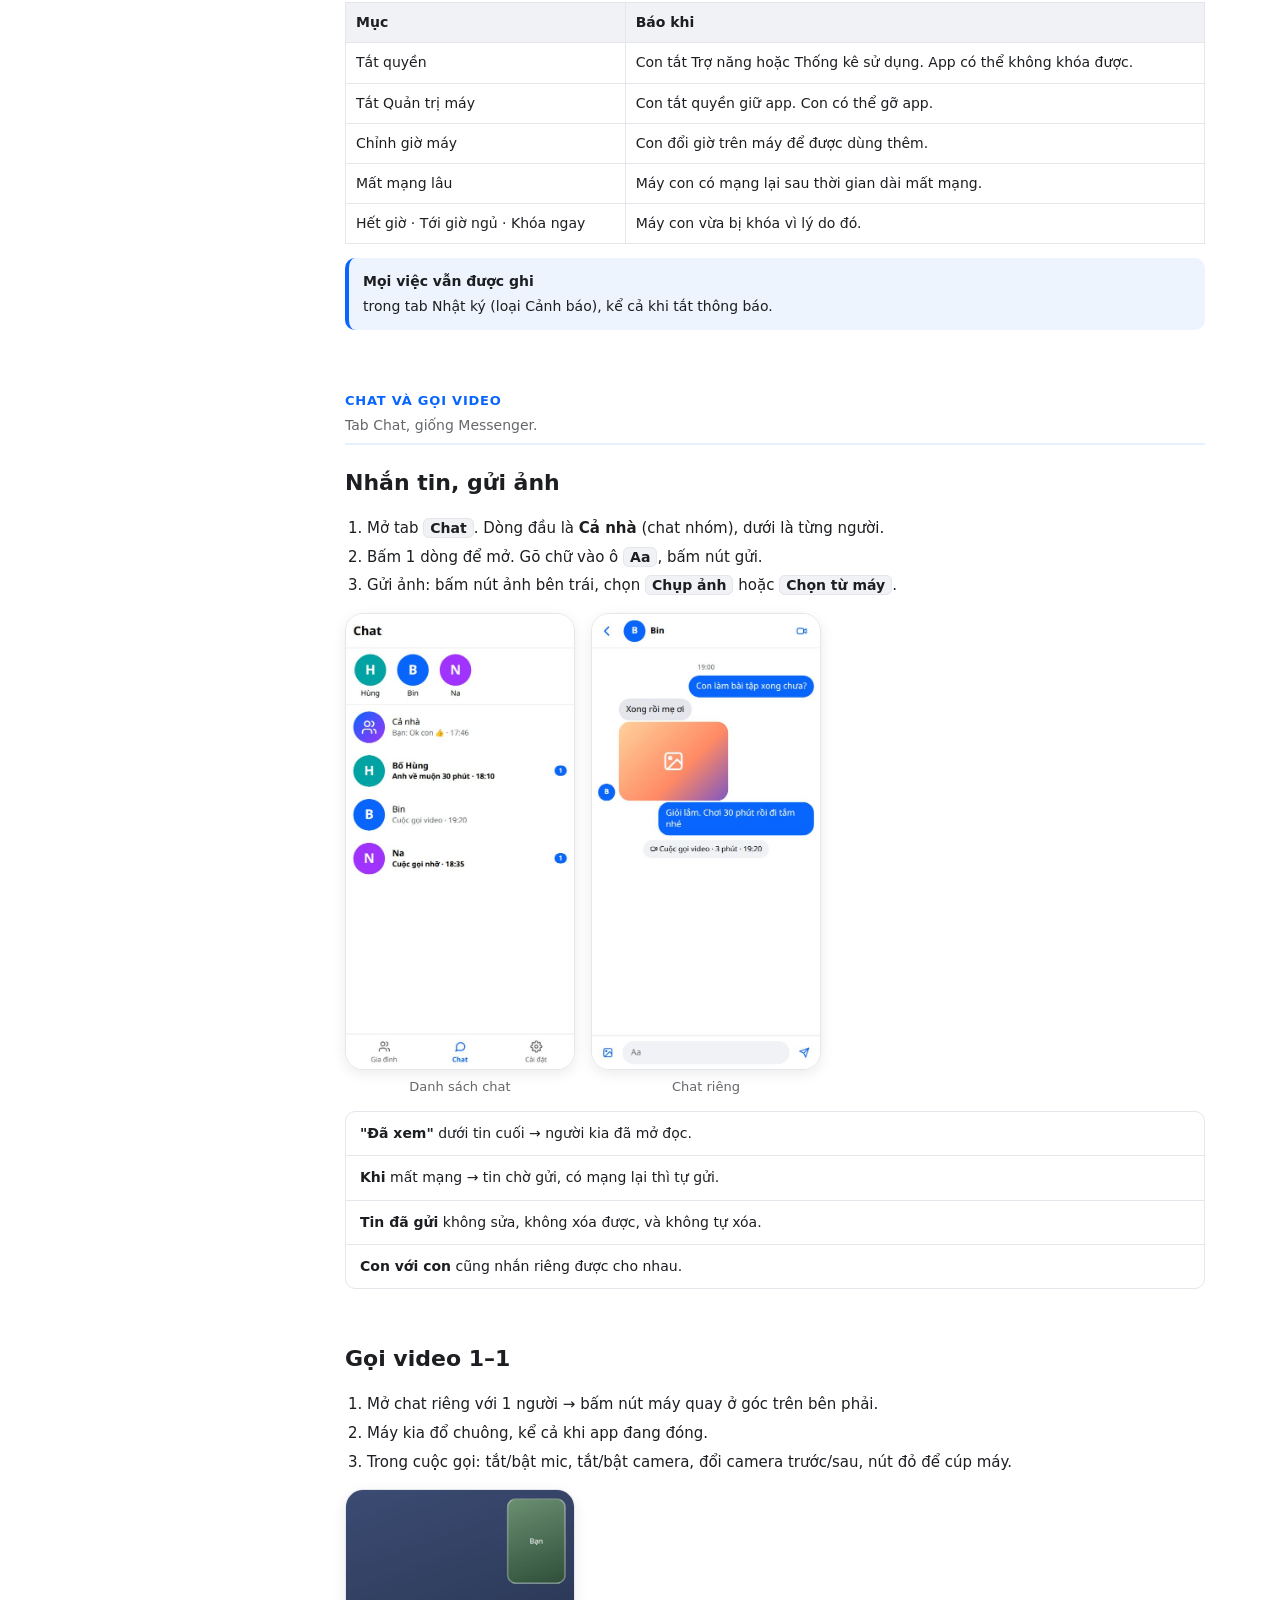
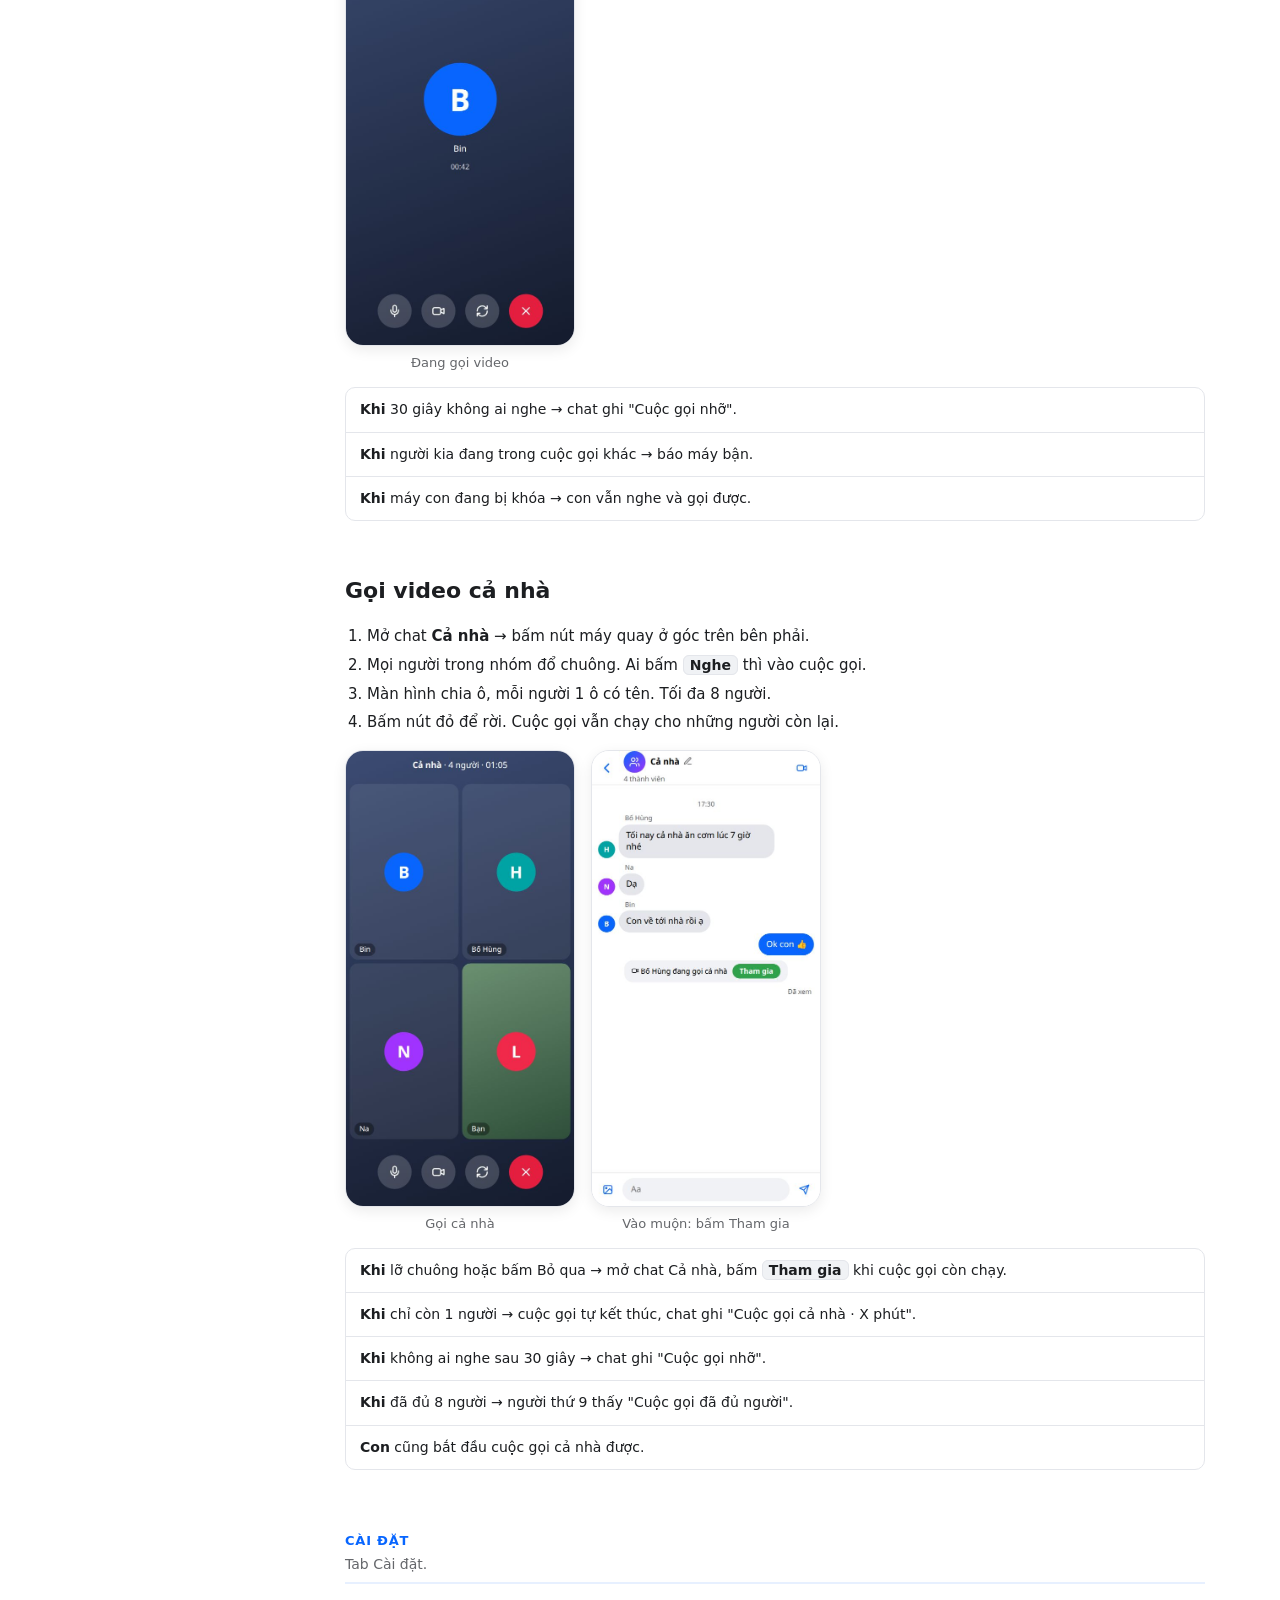
<file: guide/parent.html>
<!doctype html>
<html lang="vi">
<head>
<meta charset="utf-8">
<meta name="viewport" content="width=device-width, initial-scale=1">
<title>Hướng dẫn sử dụng cho cha mẹ – kidguard</title>
<link rel="stylesheet" href="guide.css">
</head>
<body>
<button class="menu-btn" aria-label="Mở mục lục">☰</button>
<aside class="side">
  <div class="brand"><span class="logo"><svg width="20" height="20" viewBox="0 0 24 24" fill="none" stroke="currentColor" stroke-width="2"><path d="M12 3l8 3v6c0 4.5-3.4 8.3-8 9-4.6-.7-8-4.5-8-9V6z"/></svg></span><div><b>kidguard</b><span>Hướng dẫn cho cha mẹ</span></div></div>
  <nav id="toc"></nav>
  <a class="switch" href="../legal/terms.html">Điều khoản sử dụng ›</a>
  <a class="switch" href="../legal/privacy.html">Chính sách bảo mật ›</a>
</aside>

<main><div class="content">
  <label class="guide-for">Hướng dẫn cho
    <select onchange="location.href=this.value" aria-label="Chọn hướng dẫn">
      <option value="parent.html" selected>Cha mẹ</option>
      <option value="child.html">Con</option>
    </select></label>
  <h1 class="page">Hướng dẫn sử dụng cho cha mẹ</h1>
  <p>kidguard giúp cha mẹ đặt giờ dùng điện thoại cho con, khóa máy khi cần, xem con dùng app gì và nói chuyện với cả nhà.<br>Trang này hướng dẫn từng bước trên máy của cha mẹ.</p>

  <!-- ================= BẮT ĐẦU ================= -->
  <div class="part"><h1>Bắt đầu</h1><p>Làm 1 lần khi mới cài app.</p></div>

  <section id="overview">
    <h2>kidguard làm được gì</h2>
    <table>
      <tr><th>Việc</th><th>Ở đâu</th></tr>
      <tr><td>Giới hạn số giờ dùng app mỗi ngày</td><td>Gia đình → chọn con → <span class="ui">Khóa app</span></td></tr>
      <tr><td>Đặt giờ được dùng, giờ ngủ</td><td>Gia đình → chọn con → thẻ <span class="ui">Khung giờ</span></td></tr>
      <tr><td>Khóa máy con ngay, thưởng thêm phút</td><td>Gia đình → chọn con → <span class="ui">Khóa ngay</span> / <span class="ui">Thưởng phút</span></td></tr>
      <tr><td>Xem con dùng bao lâu, mở app gì, tìm gì</td><td>Gia đình → chọn con → <span class="ui">Báo cáo</span> / <span class="ui">Nhật ký</span></td></tr>
      <tr><td>Được báo khi con tắt quyền, chỉnh giờ máy…</td><td>Gia đình → chọn con → <span class="ui">Thông báo</span></td></tr>
      <tr><td>Nhắn tin, gửi ảnh, gọi video (riêng hoặc cả nhà)</td><td>Tab <span class="ui">Chat</span></td></tr>
    </table>
    <p>Màn hình chính có 3 tab ở dưới cùng: <span class="ui">Gia đình</span> · <span class="ui">Chat</span> · <span class="ui">Cài đặt</span>.</p>
  </section>

  <section id="install">
    <h2>Cài app và đăng nhập</h2>
    <h3>Cách làm</h3>
    <ol>
      <li>Cài file kidguard (APK) trên máy của cha mẹ.</li>
      <li>Mở app, đọc <b>Điều khoản sử dụng</b> và <b>Chính sách bảo mật</b>, tích ô <span class="ui">Tôi đã đọc và đồng ý</span>, bấm <span class="ui">Đồng ý và tiếp tục</span>. Chỉ làm 1 lần.</li>
      <li>Chọn <span class="ui">Cha mẹ</span>.</li>
      <li>Bấm <span class="ui">Đăng nhập bằng Google</span>, chọn tài khoản Google của mình.</li>
    </ol>
    <div class="shots">
      <figure><img src="images/p-role.jpg" alt="Màn chọn vai trò"><figcaption>Chọn Cha mẹ</figcaption></figure>
      <figure><img src="images/p-login.jpg" alt="Màn đăng nhập Google"><figcaption>Đăng nhập Google</figcaption></figure>
    </div>
    <div class="tip"><b>Mẹo</b>Ở màn chọn vai trò có link <span class="ui">Xem hướng dẫn sử dụng</span> để đọc trang này trước khi cài.</div>
    <div class="warn"><b>Chọn đúng vai trò</b>Máy của cha mẹ chọn <b>Cha mẹ</b>. Máy của con chọn <b>Con</b>. Chọn nhầm thì gỡ app rồi cài lại.</div>
    <div class="note"><b>Chỉ cha mẹ đăng nhập</b>Cha mẹ đăng nhập bằng tài khoản Google. Con không cần tài khoản.</div>
  </section>

  <section id="group">
    <h2>Tạo nhóm gia đình</h2>
    <p>Mỗi gia đình có 1 nhóm. Cha mẹ và con đều vào cùng nhóm.</p>
    <h3>Người đầu tiên: tạo nhóm</h3>
    <ol>
      <li>Sau khi đăng nhập, bấm <span class="ui">Tạo nhóm mới</span>.</li>
      <li>Đặt tên nhóm, ví dụ "Nhà Bin", bấm <span class="ui">Tạo nhóm</span>.</li>
      <li>App hiện <b>mã nhóm</b> (ví dụ KG7-4QX) và mã QR. Bấm <span class="ui">Tiếp tục</span>.</li>
    </ol>
    <div class="shots">
      <figure><img src="images/p-group-choice.jpg" alt="Tạo hoặc vào nhóm"><figcaption>Tạo nhóm hoặc vào nhóm</figcaption></figure>
      <figure><img src="images/p-group-create.jpg" alt="Đặt tên nhóm"><figcaption>Đặt tên nhóm</figcaption></figure>
      <figure><img src="images/p-group-done.jpg" alt="Mã nhóm và QR"><figcaption>Mã nhóm và QR</figcaption></figure>
    </div>
    <h3>Cha hoặc mẹ thứ hai: vào nhóm có sẵn</h3>
    <ol>
      <li>Cài app, chọn <span class="ui">Cha mẹ</span>, đăng nhập Google.</li>
      <li>Bấm <span class="ui">Vào nhóm đã có</span>, nhập mã nhóm hoặc quét QR.</li>
      <li>Chờ người trong nhóm duyệt (xem <a href="#approve">Duyệt người xin vào nhóm</a>).</li>
    </ol>
    <div class="tip"><b>Mẹo</b>Mã nhóm dùng lâu dài, không hết hạn. Xem lại bất cứ lúc nào ở <span class="ui">Cài đặt</span> → <span class="ui">Mã nhóm</span>.</div>
  </section>

  <section id="add-child">
    <h2>Thêm máy của con</h2>
    <h3>Cách làm</h3>
    <ol>
      <li>Trên máy con: cài kidguard, chọn <span class="ui">Con</span>.</li>
      <li>Máy con nhập mã nhóm hoặc quét QR trên máy cha mẹ (<span class="ui">Cài đặt</span> → <span class="ui">Mã nhóm</span>).</li>
      <li>Trên máy cha mẹ: tab <span class="ui">Gia đình</span> → mục <b>Đang chờ duyệt</b> → bấm <span class="ui">Duyệt</span>.</li>
      <li>Trên máy con: đọc màn "App ghi lại những gì", bấm <span class="ui">Đồng ý</span>, rồi cấp 3 quyền và cho app chạy nền. Xem chi tiết ở <a href="child.html#setup">hướng dẫn cho con</a>.</li>
    </ol>
    <div class="shots">
      <figure><img src="images/p-code.jpg" alt="Mã nhóm trong Cài đặt"><figcaption>Cài đặt → Mã nhóm</figcaption></figure>
      <figure><img src="images/p-family.jpg" alt="Duyệt máy con"><figcaption>Bấm Duyệt</figcaption></figure>
    </div>
    <div class="warn"><b>Cha mẹ nên tự cài máy con</b>Bước cấp quyền cần mở Cài đặt của máy. Nếu bỏ qua, app không khóa được. Mỗi hãng máy (Xiaomi, Samsung, Oppo…) có cách cho app chạy nền khác nhau, app có hướng dẫn riêng cho từng hãng.</div>
  </section>

  <!-- ================= GIA ĐÌNH ================= -->
  <div class="part"><h1>Gia đình</h1><p>Tab Gia đình: danh sách người trong nhóm.</p></div>

  <section id="members">
    <h2>Xem danh sách thành viên</h2>
    <p>Tab <span class="ui">Gia đình</span> có 3 phần:</p>
    <ul>
      <li><b>Đang chờ duyệt</b>: máy mới xin vào nhóm (chỉ hiện khi có).</li>
      <li><b>Con</b>: mỗi máy con 1 dòng: tên, tên máy, số giờ đã dùng hôm nay trên giới hạn.</li>
      <li><b>Cha mẹ</b>: những người cha mẹ trong nhóm.</li>
    </ul>
    <div class="shots"><figure><img src="images/p-family.jpg" alt="Tab Gia đình"><figcaption>Tab Gia đình</figcaption></figure></div>
    <div class="cases">
      <div><b>Nhãn vàng "thiếu quyền"</b> → con đã tắt 1 quyền, app có thể không khóa được. Xem <a href="#not-locking">Máy con không khóa</a>.</div>
    </div>
    <div class="note"><b>Số liệu cập nhật 3 lần mỗi ngày</b>Máy con gửi số phút đã dùng lúc 06:00, 12:00, 18:00 để đỡ tốn pin. Việc khóa vẫn đúng giờ vì máy con tự tính trên máy.</div>
  </section>

  <section id="approve">
    <h2>Duyệt người xin vào nhóm</h2>
    <ol>
      <li>Có máy mới xin vào → cha mẹ nhận thông báo.</li>
      <li>Mở tab <span class="ui">Gia đình</span>, xem mục <b>Đang chờ duyệt</b>: tên máy và vai trò (Con hoặc Cha mẹ).</li>
      <li>Đúng máy nhà mình → <span class="ui">Duyệt</span>. Không biết máy nào → <span class="ui">Từ chối</span>.</li>
    </ol>
    <div class="cases">
      <div><b>Khi</b> có 2 cha mẹ → ai duyệt trước cũng được.</div>
      <div><b>Khi</b> từ chối nhầm → máy đó nhập lại mã nhóm để xin lại.</div>
      <div><b>Khi</b> cha mẹ đã được duyệt đổi sang điện thoại mới → đăng nhập cùng tài khoản Google là vào thẳng, không cần duyệt lại.</div>
      <div><b>Khi</b> thấy máy lạ xin vào → bấm Từ chối, rồi <a href="#change-code">đổi mã nhóm</a>.</div>
    </div>
  </section>

  <section id="rename-remove">
    <h2>Đổi tên, xóa máy con khỏi nhóm</h2>
    <p>Tên ban đầu là tên máy. Đặt tên dễ nhớ như "Bin", "Na".</p>
    <ol>
      <li>Tab <span class="ui">Gia đình</span> → bấm vào con.</li>
      <li>Bấm nút <span class="ui">⋯</span> ở góc trên bên phải.</li>
      <li>Chọn <span class="ui">Đổi tên</span>, hoặc <span class="ui">Xóa khỏi nhóm</span> (máy con thôi bị quản lý).</li>
    </ol>
    <div class="shots"><figure><img src="images/p-kid-menu.jpg" alt="Menu của con"><figcaption>Đổi tên · Xóa khỏi nhóm</figcaption></figure></div>
  </section>

  <!-- ================= GIỜ DÙNG VÀ KHÓA ================= -->
  <div class="part"><h1>Giờ dùng và khóa máy</h1><p>Gia đình → bấm vào con → tab Khóa app.</p></div>

  <section id="rules">
    <h2>Cách app tính giờ</h2>
    <p>Mỗi máy con có luật riêng. Máy con bị khóa khi gặp 1 trong các trường hợp sau:</p>
    <table>
      <tr><th>Trường hợp</th><th>Khóa gì</th></tr>
      <tr><td>Hết giới hạn chung trong ngày</td><td>Khóa các app <b>Tính giờ</b>. App Tự do vẫn dùng được.</td></tr>
      <tr><td>App bị cha mẹ <b>Chặn</b></td><td>Luôn khóa app đó ("Bố mẹ đã chặn app này")</td></tr>
      <tr><td>Ngoài <b>Thời gian sử dụng</b></td><td>Khóa cả máy</td></tr>
      <tr><td>Trong <b>Thời gian hạn chế sử dụng</b> (giờ ngủ)</td><td>Khóa cả máy</td></tr>
      <tr><td>Cha mẹ bấm <b>Khóa ngay</b></td><td>Khóa cả máy tới khi mở khóa</td></tr>
    </table>
    <div class="note"><b>Khi máy bị khóa, con vẫn:</b> gọi điện thoại, nhắn tin và gọi video cho người trong nhóm qua kidguard, mở các app Tự do (ví dụ Google Classroom, Zalo).</div>
    <div class="note"><b>Ngày mới bắt đầu lúc 00:00</b> theo giờ trên máy con. Phút đã dùng và phút thưởng quay về 0.</div>
  </section>

  <section id="limit">
    <h2>Đặt giới hạn giờ mỗi ngày</h2>
    <ol>
      <li>Gia đình → bấm vào con → tab <span class="ui">Khóa app</span>.</li>
      <li>Thẻ <b>Giới hạn chung hôm nay</b> → bấm <span class="ui">Sửa</span>.</li>
      <li>Chọn <span class="ui">Mọi ngày như nhau</span>, hoặc <span class="ui">Từng thứ</span> để đặt riêng từng ngày (ví dụ cuối tuần nhiều hơn).</li>
      <li>Gõ số giờ và số phút vào 2 ô (tối đa 12 giờ), hoặc bấm <span class="ui">−</span> / <span class="ui">+</span> để giảm/tăng 15 phút. Bấm <span class="ui">Lưu</span>.</li>
    </ol>
    <div class="shots">
      <figure><img src="images/p-lock.jpg" alt="Tab Khóa app"><figcaption>Tab Khóa app</figcaption></figure>
      <figure><img src="images/p-limit.jpg" alt="Sửa giới hạn"><figcaption>Sửa giới hạn</figcaption></figure>
    </div>
    <p>Thanh xanh dưới số giờ cho biết con đã dùng bao nhiêu, còn bao nhiêu.</p>
    <div class="cases">
      <div><b>Khi</b> giảm giới hạn xuống thấp hơn số con đã dùng → các app Tính giờ bị khóa ngay.</div>
      <div><b>Khi</b> máy con mất mạng → máy vẫn khóa đúng theo luật đã lưu. Luật mới chỉ tới khi có mạng lại.</div>
    </div>
  </section>

  <section id="apps">
    <h2>Chọn mức cho từng app</h2>
    <p>Kéo xuống thẻ <b>Ứng dụng trên máy …</b>. Bấm ô bên phải tên app để chọn mức: <span class="ui">Tự do</span> · <span class="ui">Tính giờ</span> · <span class="ui">Chặn</span>. Mặc định: Tự do.</p>
    <p>Cài đặt, Điện thoại (và Bảo mật trên máy Xiaomi) có nhãn xám <span class="ui">Luôn mở</span>, không chọn mức được: con luôn vào được để cấp quyền và gọi điện. Nếu con vào Cài đặt tắt quyền của kidguard, cha mẹ nhận cảnh báo.</p>
    <table>
      <tr><th>Mức</th><th>Nghĩa là</th><th>Nên dùng cho</th></tr>
      <tr><td><b>Tự do</b></td><td>Con dùng tự do, không tính giờ, không bị khóa khi hết giờ.</td><td>Học tập, Zalo, Máy tính, Camera</td></tr>
      <tr><td><b>Tính giờ</b></td><td>App được tính vào giới hạn chung. Hết giờ thì khóa.</td><td>YouTube, TikTok, game</td></tr>
      <tr><td><b>Chặn</b></td><td>Luôn khóa, kể cả còn giờ và trong khung giờ được dùng. Không tính giờ.</td><td>App không muốn con dùng</td></tr>
    </table>
    <p>Ô <span class="ui">Tìm app</span> giúp tìm nhanh khi máy có nhiều app. Dưới mỗi app ghi số phút con đã dùng hôm nay.</p>
    <div class="cases">
      <div><b>Khi</b> con cài app mới → app hiện trong danh sách. Cha mẹ kiểm tra và chọn Tính giờ hoặc Chặn nếu cần.</div>
      <div><b>Khi</b> app luôn dùng được → vẫn bị khóa trong giờ ngủ và khi Khóa ngay (vì khóa cả máy).</div>
    </div>
  </section>

  <section id="schedule">
    <h2>Đặt khung giờ (giờ được dùng, giờ ngủ)</h2>
    <ol>
      <li>Thẻ <b>Khung giờ</b> → bấm <span class="ui">Sửa</span>.</li>
      <li><b>Thời gian sử dụng</b>: con chỉ dùng máy trong khoảng này, ví dụ 07:00 – 21:00.</li>
      <li><b>Thời gian hạn chế sử dụng</b>: khóa cả máy, ví dụ giờ ngủ 21:30 – 06:30.</li>
      <li>Muốn bỏ 1 dòng thì tắt công tắc bên phải dòng đó (hiện "Không đặt").</li>
      <li>Ở mục <b>Ngày</b>, chọn các thứ áp dụng (T2 … CN). Thứ màu xám là không áp dụng.</li>
      <li>Bấm <span class="ui">Lưu</span>.</li>
    </ol>
    <div class="shots"><figure><img src="images/p-schedule.jpg" alt="Sửa khung giờ"><figcaption>Sửa khung giờ</figcaption></figure></div>
    <div class="cases">
      <div><b>Khi</b> giờ ngủ qua nửa đêm (21:30 – 06:30) → nhập bình thường, app tự hiểu là tới sáng hôm sau.</div>
      <div><b>Khi</b> cuối tuần cho thức khuya hơn → bỏ chọn T7, CN ở mục Ngày.</div>
    </div>
  </section>

  <section id="lock-now">
    <h2>Khóa ngay</h2>
    <ol>
      <li>Tab <span class="ui">Khóa app</span> → bấm nút đỏ <span class="ui">Khóa ngay</span>.</li>
      <li>Bấm <span class="ui">Khóa ngay</span> lần nữa để xác nhận. Máy con khóa sau vài giây (cần máy con có mạng).</li>
      <li>Muốn mở lại: bấm <span class="ui">Mở khóa</span> trên dòng đỏ "Máy đang khóa".</li>
    </ol>
    <div class="shots"><figure><img src="images/p-lock-now.jpg" alt="Xác nhận khóa ngay"><figcaption>Xác nhận Khóa ngay</figcaption></figure></div>
    <div class="note"><b>Khóa ngay không tự hết</b>Máy con khóa tới khi cha mẹ bấm Mở khóa.</div>
  </section>

  <section id="bonus">
    <h2>Thưởng thêm phút</h2>
    <ol>
      <li>Tab <span class="ui">Khóa app</span> → bấm <span class="ui">Thưởng phút</span>.</li>
      <li>Chọn số phút trong danh sách (15, 30, 45, 60, 90, 120 phút).</li>
      <li>Bấm <span class="ui">Thưởng</span>. Giới hạn hôm nay tăng ngay.</li>
    </ol>
    <div class="shots"><figure><img src="images/p-bonus.jpg" alt="Thưởng phút"><figcaption>Chọn số phút thưởng</figcaption></figure></div>
    <div class="cases">
      <div><b>Khi</b> con đang bị khóa vì hết giờ → thưởng phút là mở lại được.</div>
      <div><b>Khi</b> con đang trong giờ ngủ hoặc Khóa ngay → thưởng phút không mở máy. Muốn mở thì sửa khung giờ hoặc bấm Mở khóa.</div>
      <div><b>Phút thưởng chỉ dùng trong hôm nay</b>, sang ngày mới thì hết.</div>
    </div>
  </section>

  <!-- ================= THEO DÕI ================= -->
  <div class="part"><h1>Theo dõi</h1><p>Gia đình → bấm vào con → các tab Báo cáo, Nhật ký, Thông báo.</p></div>

  <section id="report">
    <h2>Xem báo cáo thời gian dùng</h2>
    <ol>
      <li>Bấm vào con → tab <span class="ui">Báo cáo</span>.</li>
      <li>Thẻ <b>Hôm nay</b>: tổng thời gian đã dùng và giới hạn.</li>
      <li>Biểu đồ <b>7 ngày gần nhất</b>: cột đỏ là ngày dùng quá giới hạn. Bấm 1 cột để xem riêng ngày đó.</li>
      <li><b>Theo app</b>: số phút từng app. App Tự do ghi "không tính giờ", app bị Chặn ghi "bị chặn".</li>
    </ol>
    <div class="shots"><figure><img src="images/p-report.jpg" alt="Báo cáo"><figcaption>Báo cáo 7 ngày</figcaption></figure></div>
  </section>

  <section id="log">
    <h2>Xem nhật ký hoạt động</h2>
    <p>Nhật ký ghi theo giờ: app con đã mở, từ khóa con tìm, trang web, video YouTube đã xem và các cảnh báo.</p>
    <ol>
      <li>Bấm vào con → tab <span class="ui">Nhật ký</span>.</li>
      <li>Ô bên trái: chọn ngày (<span class="ui">Hôm nay</span>, <span class="ui">Hôm qua</span>, hoặc <span class="ui">Chọn ngày…</span> trong 3 tháng gần nhất).</li>
      <li>Ô bên phải: chọn loại (<span class="ui">Tất cả</span>, App, Tìm kiếm, Web, Video, Cảnh báo).</li>
      <li>Bấm 1 dòng để xem đầy đủ. Dòng <span class="ui">Web</span> hoặc <span class="ui">Video</span> có nút <span class="ui">Sao chép link</span>: bấm để lưu link, rồi dán vào tin nhắn hoặc trình duyệt.</li>
    </ol>
    <div class="shots"><figure><img src="images/p-log.jpg" alt="Nhật ký"><figcaption>Nhật ký hoạt động</figcaption></figure></div>
    <div class="note"><b>App không ghi</b> ảnh, tin nhắn, mật khẩu. Nhật ký tự xóa sau 3 tháng.</div>
    <div class="cases">
      <div><b>Khi</b> không thấy từ khóa tìm kiếm → con dùng trình duyệt app chưa hỗ trợ, hoặc tab ẩn danh.</div>
      <div><b>Khi</b> nhật ký mới nhất cách đây lâu → máy con mất mạng. Nhật ký sẽ gửi lên khi có mạng lại.</div>
    </div>
  </section>

  <section id="alerts">
    <h2>Cài thông báo cảnh báo</h2>
    <p>Chọn những việc cha mẹ muốn nhận thông báo. Mỗi máy con cài riêng.</p>
    <ol>
      <li>Bấm vào con → tab <span class="ui">Thông báo</span>.</li>
      <li>Bật công tắc những mục muốn được báo.</li>
    </ol>
    <div class="shots"><figure><img src="images/p-notify.jpg" alt="Thông báo"><figcaption>Chọn việc cần báo</figcaption></figure></div>
    <table>
      <tr><th>Mục</th><th>Báo khi</th></tr>
      <tr><td>Tắt quyền</td><td>Con tắt Trợ năng hoặc Thống kê sử dụng. App có thể không khóa được.</td></tr>
      <tr><td>Tắt Quản trị máy</td><td>Con tắt quyền giữ app. Con có thể gỡ app.</td></tr>
      <tr><td>Chỉnh giờ máy</td><td>Con đổi giờ trên máy để được dùng thêm.</td></tr>
      <tr><td>Mất mạng lâu</td><td>Máy con có mạng lại sau thời gian dài mất mạng.</td></tr>
      <tr><td>Hết giờ · Tới giờ ngủ · Khóa ngay</td><td>Máy con vừa bị khóa vì lý do đó.</td></tr>
    </table>
    <div class="note"><b>Mọi việc vẫn được ghi</b> trong tab Nhật ký (loại Cảnh báo), kể cả khi tắt thông báo.</div>
  </section>

  <!-- ================= CHAT ================= -->
  <div class="part"><h1>Chat và gọi video</h1><p>Tab Chat, giống Messenger.</p></div>

  <section id="chat">
    <h2>Nhắn tin, gửi ảnh</h2>
    <ol>
      <li>Mở tab <span class="ui">Chat</span>. Dòng đầu là <b>Cả nhà</b> (chat nhóm), dưới là từng người.</li>
      <li>Bấm 1 dòng để mở. Gõ chữ vào ô <span class="ui">Aa</span>, bấm nút gửi.</li>
      <li>Gửi ảnh: bấm nút ảnh bên trái, chọn <span class="ui">Chụp ảnh</span> hoặc <span class="ui">Chọn từ máy</span>.</li>
    </ol>
    <div class="shots">
      <figure><img src="images/p-chat-list.jpg" alt="Danh sách chat"><figcaption>Danh sách chat</figcaption></figure>
      <figure><img src="images/p-chat.jpg" alt="Chat riêng"><figcaption>Chat riêng</figcaption></figure>
    </div>
    <div class="cases">
      <div><b>"Đã xem"</b> dưới tin cuối → người kia đã mở đọc.</div>
      <div><b>Khi</b> mất mạng → tin chờ gửi, có mạng lại thì tự gửi.</div>
      <div><b>Tin đã gửi</b> không sửa, không xóa được, và không tự xóa.</div>
      <div><b>Con với con</b> cũng nhắn riêng được cho nhau.</div>
    </div>
  </section>

  <section id="call">
    <h2>Gọi video 1–1</h2>
    <ol>
      <li>Mở chat riêng với 1 người → bấm nút máy quay ở góc trên bên phải.</li>
      <li>Máy kia đổ chuông, kể cả khi app đang đóng.</li>
      <li>Trong cuộc gọi: tắt/bật mic, tắt/bật camera, đổi camera trước/sau, nút đỏ để cúp máy.</li>
    </ol>
    <div class="shots"><figure><img src="images/p-call.jpg" alt="Đang gọi video"><figcaption>Đang gọi video</figcaption></figure></div>
    <div class="cases">
      <div><b>Khi</b> 30 giây không ai nghe → chat ghi "Cuộc gọi nhỡ".</div>
      <div><b>Khi</b> người kia đang trong cuộc gọi khác → báo máy bận.</div>
      <div><b>Khi</b> máy con đang bị khóa → con vẫn nghe và gọi được.</div>
    </div>
  </section>

  <section id="group-call">
    <h2>Gọi video cả nhà</h2>
    <ol>
      <li>Mở chat <b>Cả nhà</b> → bấm nút máy quay ở góc trên bên phải.</li>
      <li>Mọi người trong nhóm đổ chuông. Ai bấm <span class="ui">Nghe</span> thì vào cuộc gọi.</li>
      <li>Màn hình chia ô, mỗi người 1 ô có tên. Tối đa 8 người.</li>
      <li>Bấm nút đỏ để rời. Cuộc gọi vẫn chạy cho những người còn lại.</li>
    </ol>
    <div class="shots">
      <figure><img src="images/p-gcall.jpg" alt="Gọi video cả nhà"><figcaption>Gọi cả nhà</figcaption></figure>
      <figure><img src="images/p-gjoin.jpg" alt="Tham gia muộn"><figcaption>Vào muộn: bấm Tham gia</figcaption></figure>
    </div>
    <div class="cases">
      <div><b>Khi</b> lỡ chuông hoặc bấm Bỏ qua → mở chat Cả nhà, bấm <span class="ui">Tham gia</span> khi cuộc gọi còn chạy.</div>
      <div><b>Khi</b> chỉ còn 1 người → cuộc gọi tự kết thúc, chat ghi "Cuộc gọi cả nhà · X phút".</div>
      <div><b>Khi</b> không ai nghe sau 30 giây → chat ghi "Cuộc gọi nhỡ".</div>
      <div><b>Khi</b> đã đủ 8 người → người thứ 9 thấy "Cuộc gọi đã đủ người".</div>
      <div><b>Con</b> cũng bắt đầu cuộc gọi cả nhà được.</div>
    </div>
  </section>

  <!-- ================= CÀI ĐẶT ================= -->
  <div class="part"><h1>Cài đặt</h1><p>Tab Cài đặt.</p></div>

  <section id="settings">
    <h2>Tên, ngôn ngữ, đăng xuất</h2>
    <div class="shots"><figure><img src="images/p-settings.jpg" alt="Cài đặt"><figcaption>Tab Cài đặt</figcaption></figure></div>
    <ul>
      <li><span class="ui">Đổi tên</span>: tên của mình mà cả nhà thấy.</li>
      <li><b>Ngôn ngữ</b>: bấm ô bên phải, chọn <span class="ui">Tiếng Việt</span> hoặc <span class="ui">English</span>. Chỉ đổi trên máy này.</li>
      <li><span class="ui">Hướng dẫn sử dụng</span>: mở trang này.</li>
      <li><span class="ui">Điều khoản sử dụng</span>, <span class="ui">Chính sách bảo mật</span>: đọc lại bất cứ lúc nào.</li>
      <li><span class="ui">Đăng xuất</span>: thoát tài khoản trên máy này. Đăng nhập lại bằng cùng tài khoản Google là vào lại nhóm, không cần duyệt.</li>
    </ul>
  </section>

  <section id="change-code">
    <h2>Xem và đổi mã nhóm</h2>
    <ol>
      <li><span class="ui">Cài đặt</span> → <span class="ui">Mã nhóm</span>: hiện mã và QR để người khác quét.</li>
      <li>Mã bị lộ → bấm <span class="ui">Đổi mã</span> → xác nhận. Mã cũ hết dùng ngay.</li>
    </ol>
    <div class="shots"><figure><img src="images/p-code.jpg" alt="Mã nhóm"><figcaption>Mã nhóm và Đổi mã</figcaption></figure></div>
    <div class="note"><b>Đổi mã không ảnh hưởng người đã trong nhóm.</b> Chỉ người mới cần mã mới.</div>
  </section>

  <section id="delete">
    <h2>Xóa nhóm gia đình, xóa tài khoản</h2>
    <div class="warn"><b>Xóa là mất luôn</b>Không lấy lại được dữ liệu sau khi xóa.</div>
    <h3>Xóa nhóm gia đình</h3>
    <ol>
      <li><span class="ui">Cài đặt</span> → <span class="ui">Xóa nhóm gia đình</span>.</li>
      <li>Gõ đúng tên nhóm, bấm <span class="ui">Xóa nhóm</span>.</li>
    </ol>
    <p>Mọi cha mẹ trong nhóm đều xóa được. Xóa hết thành viên, luật giờ, báo cáo, nhật ký, tin nhắn, ảnh. Máy con quay về màn nhập mã nhóm.</p>
    <h3>Xóa tài khoản</h3>
    <ol>
      <li><span class="ui">Cài đặt</span> → <span class="ui">Xóa tài khoản</span> → <span class="ui">Xóa tài khoản</span>.</li>
    </ol>
    <p>Bạn rời nhóm, dữ liệu tài khoản trong kidguard bị xóa. Tin nhắn đã gửi vẫn còn. Tài khoản Google không bị xóa.</p>
    <div class="cases">
      <div><b>Khi</b> báo "Chưa xóa được tài khoản" → bạn là cha mẹ duy nhất trong nhóm. Xóa nhóm gia đình trước.</div>
    </div>
    <p>Chi tiết dữ liệu bị xóa: <a href="../legal/privacy.html#delete">Chính sách bảo mật</a>.</p>
  </section>

  <!-- ================= HỎI ĐÁP ================= -->
  <div class="part"><h1>Khi gặp sự cố</h1><p>Câu hỏi thường gặp.</p></div>

  <section id="not-locking">
    <h2>Máy con không khóa</h2>
    <ol>
      <li>Tab Gia đình: con có nhãn <b>thiếu quyền</b> không? Có → trên máy con bấm <span class="ui">Bật lại</span> ở thông báo đỏ, bật kidguard trong Trợ năng.</li>
      <li>Kiểm tra app đó đang ở mức <b>Tính giờ</b> hoặc <b>Chặn</b> chưa (tab Khóa app).</li>
      <li>Kiểm tra máy con cho kidguard chạy nền: Cài đặt pin → kidguard → Không giới hạn (cách làm theo hãng ở <a href="child.html#setup">hướng dẫn cho con</a>).</li>
      <li>Vẫn không được → gỡ kidguard trên máy con, cài lại, nhập mã nhóm, cha mẹ duyệt lại.</li>
    </ol>
  </section>

  <section id="faq">
    <h2>Câu hỏi thường gặp</h2>
    <details><summary>Số phút trong app khác với số con nói?</summary>Số liệu trên máy cha mẹ là của lần gửi gần nhất (06:00, 12:00, 18:00). Máy con tự tính và khóa đúng giờ.</details>
    <details><summary>Không nhận được thông báo?</summary>Trên máy cha mẹ: Cài đặt Android → Ứng dụng → kidguard → Thông báo → bật. Kiểm tra mục đó đã bật ở tab Thông báo của con chưa.</details>
    <details><summary>Không nhận cuộc gọi khi app đóng?</summary>Cho kidguard chạy nền và không tối ưu pin (Cài đặt pin → kidguard → Không giới hạn). Một số máy cần bật "Hiện trên màn hình khóa".</details>
    <details><summary>Con đổi giờ máy để được dùng thêm?</summary>App phát hiện và ghi cảnh báo "Chỉnh giờ máy". Bật thông báo mục này ở tab Thông báo.</details>
    <details><summary>Con gỡ app được không?</summary>Không, khi quyền Quản trị máy còn bật. Con tắt quyền này thì cha mẹ được báo (nếu bật mục "Tắt Quản trị máy").</details>
    <details><summary>Con đổi sang điện thoại mới?</summary>Cài kidguard trên máy mới, chọn Con, nhập mã nhóm, cha mẹ duyệt. Đặt lại luật cho máy mới (mỗi máy có luật riêng). Xóa máy cũ khỏi nhóm.</details>
    <details><summary>Có ghi tin nhắn, ảnh của con không?</summary>Không. App chỉ ghi app đã mở, từ khóa tìm kiếm, trang web, tên video YouTube và các cảnh báo. Tự xóa sau 3 tháng.</details>
    <details><summary>Gọi video có tốn tiền không?</summary>Không tính tiền với gia đình dùng bình thường. Dùng mạng wifi hoặc 4G của máy.</details>
  </section>
</div></main>
<a class="top-link" href="#" aria-label="Lên đầu trang">↑</a>
<script src="guide.js"></script>
</body>
</html>
</file>
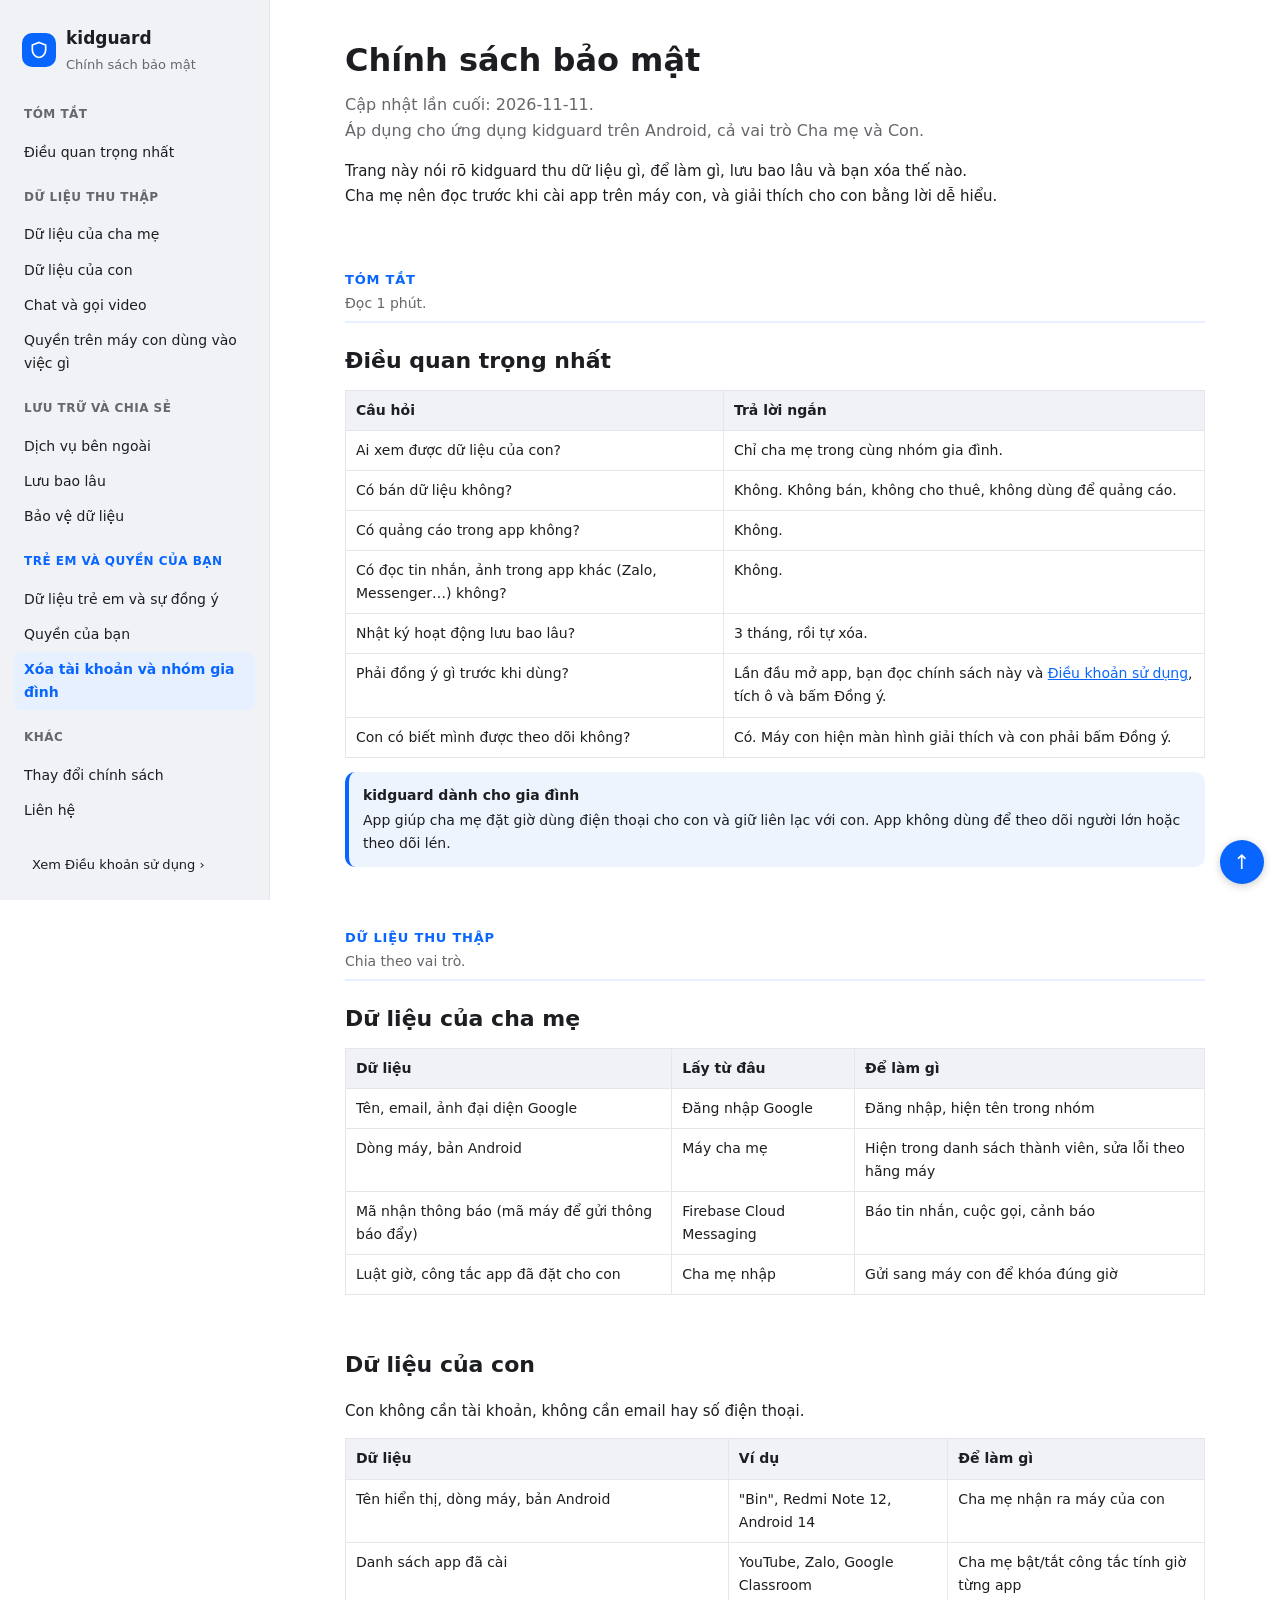
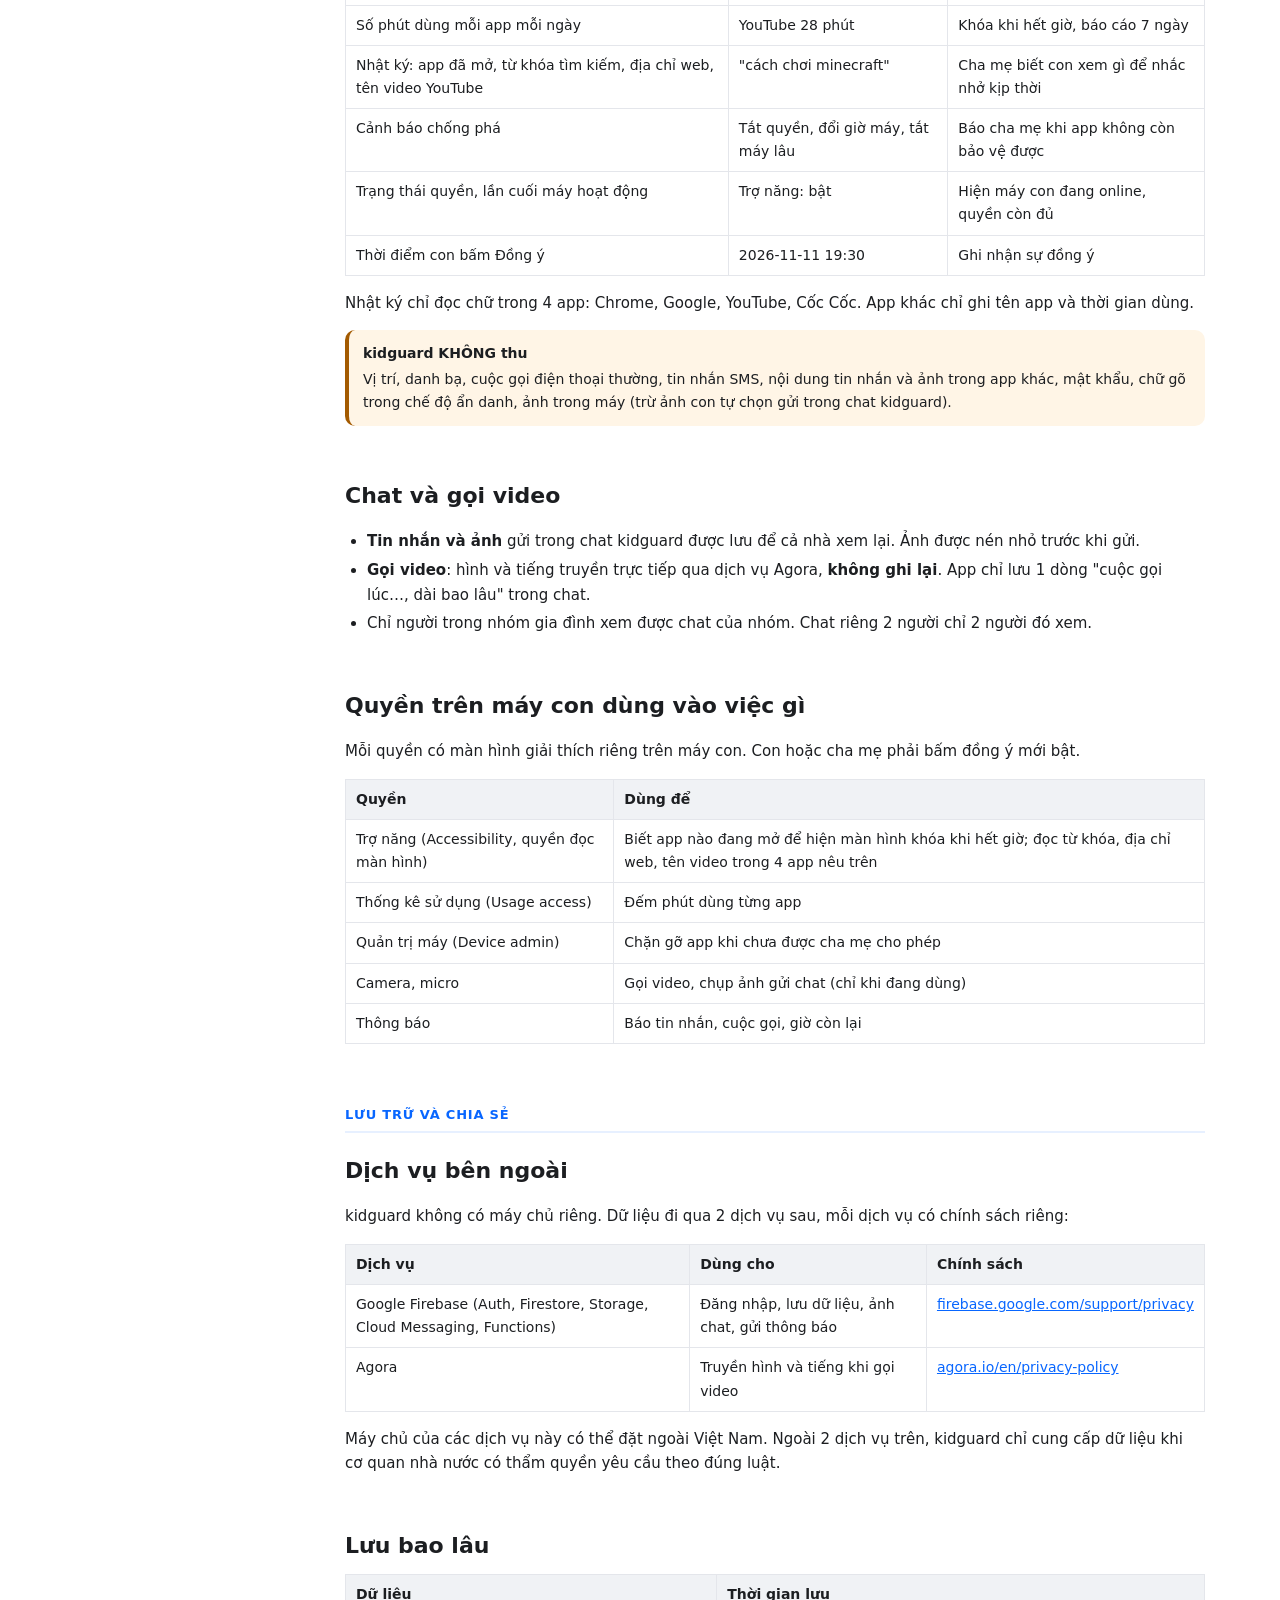
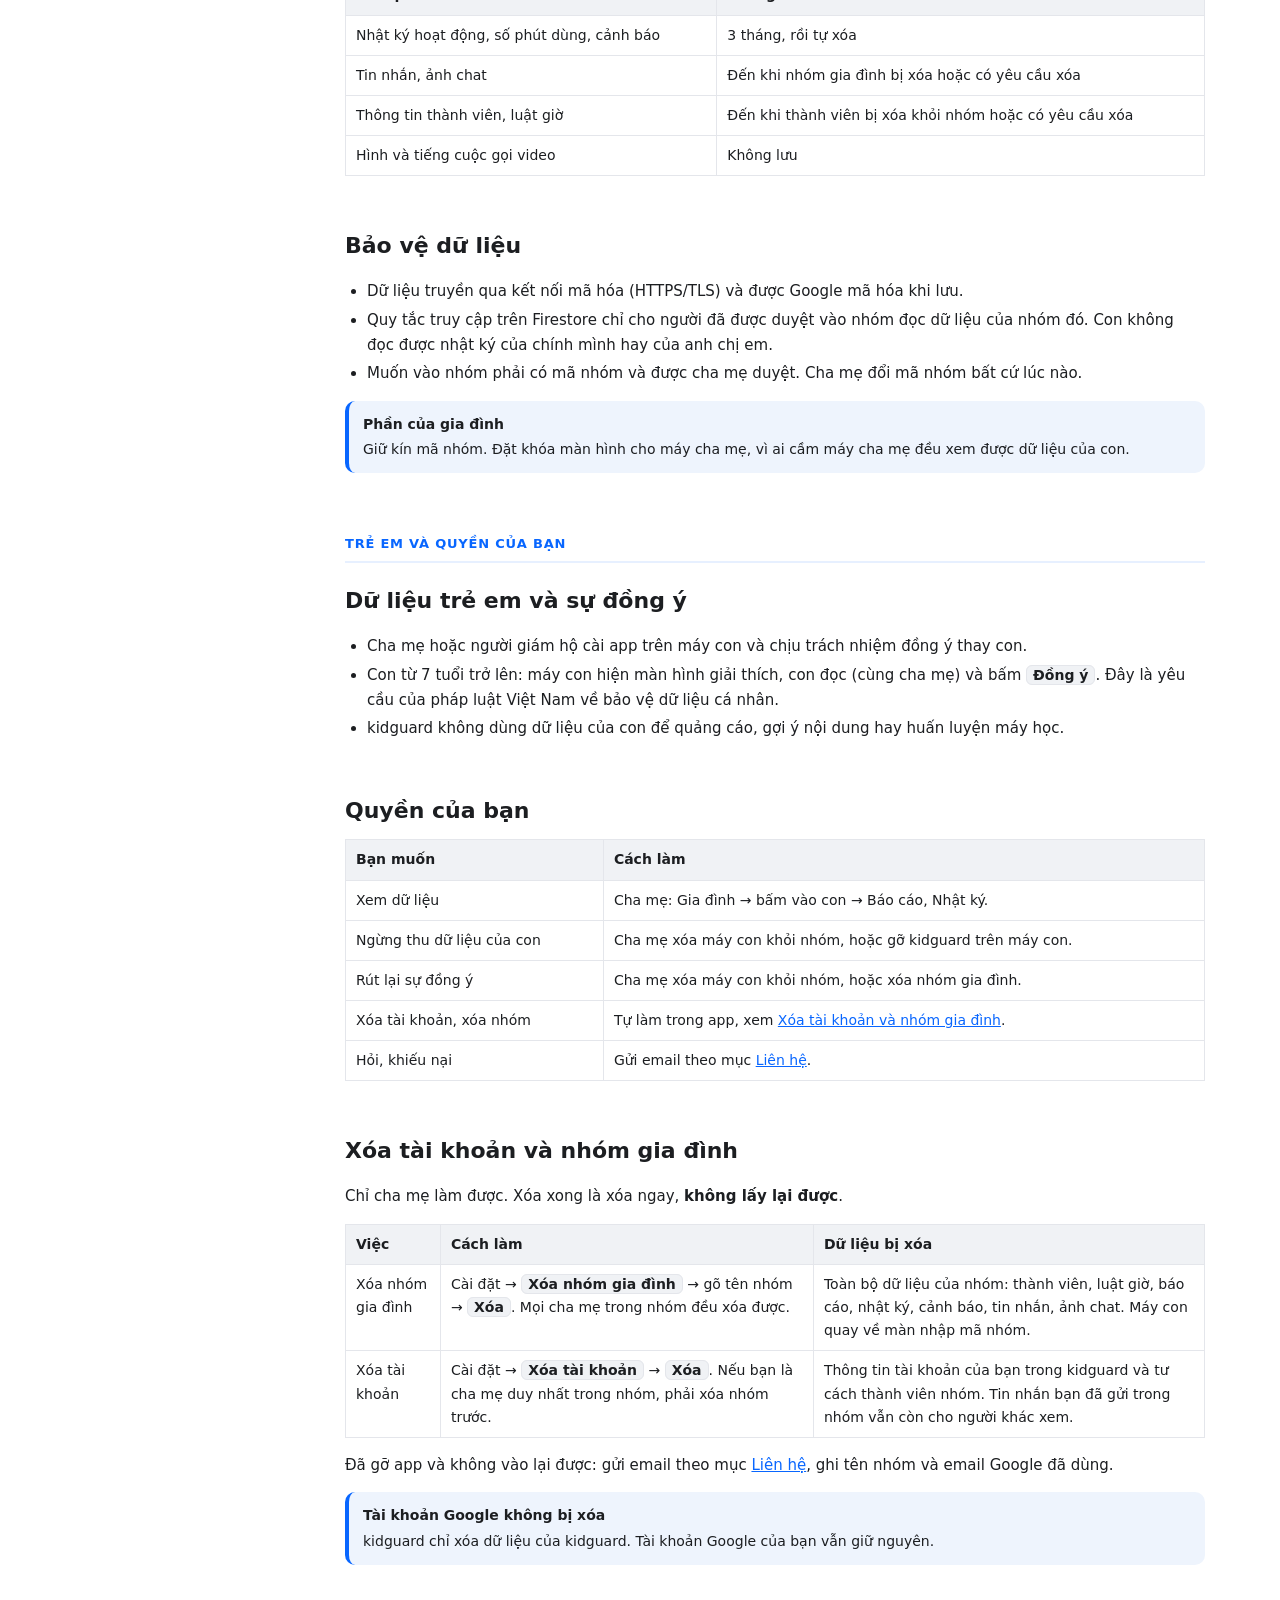
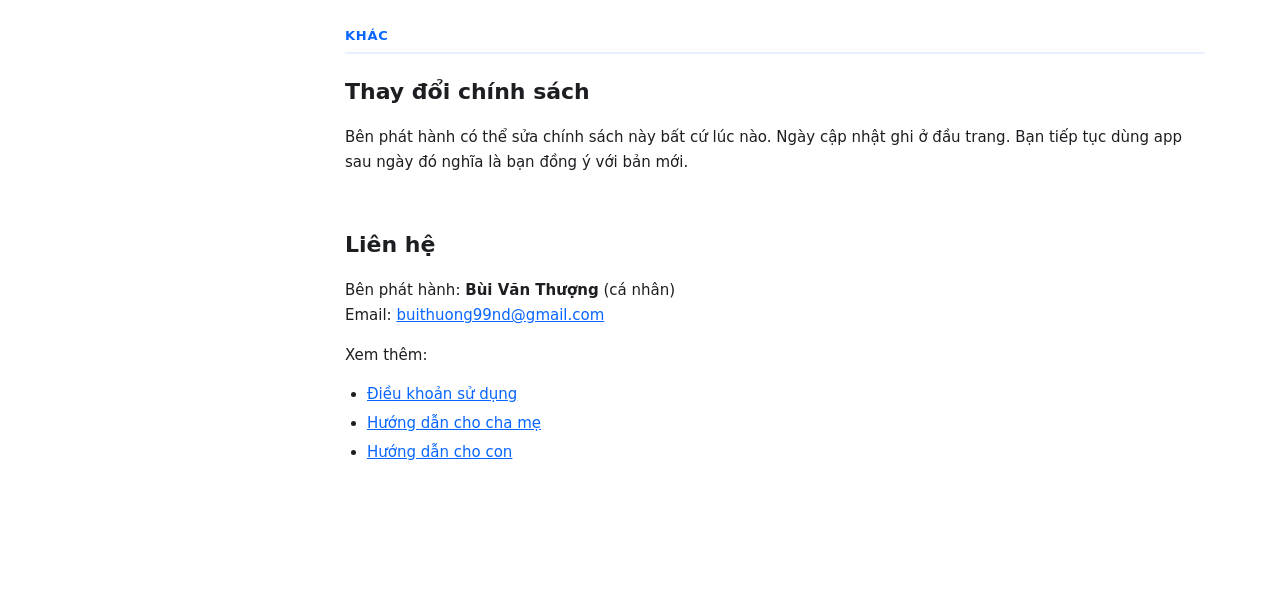
<file: legal/privacy.html>
<!doctype html>
<html lang="vi">
<head>
<meta charset="utf-8">
<meta name="viewport" content="width=device-width, initial-scale=1">
<title>Chính sách bảo mật – kidguard</title>
<link rel="stylesheet" href="../guide/guide.css">
</head>
<body class="no-fold">
<button class="menu-btn" aria-label="Mở mục lục">☰</button>
<aside class="side">
  <div class="brand"><span class="logo"><svg width="20" height="20" viewBox="0 0 24 24" fill="none" stroke="currentColor" stroke-width="2"><path d="M12 3l8 3v6c0 4.5-3.4 8.3-8 9-4.6-.7-8-4.5-8-9V6z"/></svg></span><div><b>kidguard</b><span>Chính sách bảo mật</span></div></div>
  <nav id="toc"></nav>
  <a class="switch" href="terms.html">Xem Điều khoản sử dụng ›</a>
</aside>

<main><div class="content">
  <h1 class="page">Chính sách bảo mật</h1>
  <p>Cập nhật lần cuối: 2026-11-11.<br>Áp dụng cho ứng dụng kidguard trên Android, cả vai trò Cha mẹ và Con.</p>
  <p>Trang này nói rõ kidguard thu dữ liệu gì, để làm gì, lưu bao lâu và bạn xóa thế nào.<br>Cha mẹ nên đọc trước khi cài app trên máy con, và giải thích cho con bằng lời dễ hiểu.</p>

  <!-- ================= TÓM TẮT ================= -->
  <div class="part"><h1>Tóm tắt</h1><p>Đọc 1 phút.</p></div>

  <section id="summary">
    <h2>Điều quan trọng nhất</h2>
    <table>
      <tr><th>Câu hỏi</th><th>Trả lời ngắn</th></tr>
      <tr><td>Ai xem được dữ liệu của con?</td><td>Chỉ cha mẹ trong cùng nhóm gia đình.</td></tr>
      <tr><td>Có bán dữ liệu không?</td><td>Không. Không bán, không cho thuê, không dùng để quảng cáo.</td></tr>
      <tr><td>Có quảng cáo trong app không?</td><td>Không.</td></tr>
      <tr><td>Có đọc tin nhắn, ảnh trong app khác (Zalo, Messenger…) không?</td><td>Không.</td></tr>
      <tr><td>Nhật ký hoạt động lưu bao lâu?</td><td>3 tháng, rồi tự xóa.</td></tr>
      <tr><td>Phải đồng ý gì trước khi dùng?</td><td>Lần đầu mở app, bạn đọc chính sách này và <a href="terms.html">Điều khoản sử dụng</a>, tích ô và bấm Đồng ý.</td></tr>
      <tr><td>Con có biết mình được theo dõi không?</td><td>Có. Máy con hiện màn hình giải thích và con phải bấm Đồng ý.</td></tr>
    </table>
    <div class="note"><b>kidguard dành cho gia đình</b>App giúp cha mẹ đặt giờ dùng điện thoại cho con và giữ liên lạc với con. App không dùng để theo dõi người lớn hoặc theo dõi lén.</div>
  </section>

  <!-- ================= DỮ LIỆU ================= -->
  <div class="part"><h1>Dữ liệu thu thập</h1><p>Chia theo vai trò.</p></div>

  <section id="data-parent">
    <h2>Dữ liệu của cha mẹ</h2>
    <table>
      <tr><th>Dữ liệu</th><th>Lấy từ đâu</th><th>Để làm gì</th></tr>
      <tr><td>Tên, email, ảnh đại diện Google</td><td>Đăng nhập Google</td><td>Đăng nhập, hiện tên trong nhóm</td></tr>
      <tr><td>Dòng máy, bản Android</td><td>Máy cha mẹ</td><td>Hiện trong danh sách thành viên, sửa lỗi theo hãng máy</td></tr>
      <tr><td>Mã nhận thông báo (mã máy để gửi thông báo đẩy)</td><td>Firebase Cloud Messaging</td><td>Báo tin nhắn, cuộc gọi, cảnh báo</td></tr>
      <tr><td>Luật giờ, công tắc app đã đặt cho con</td><td>Cha mẹ nhập</td><td>Gửi sang máy con để khóa đúng giờ</td></tr>
    </table>
  </section>

  <section id="data-child">
    <h2>Dữ liệu của con</h2>
    <p>Con không cần tài khoản, không cần email hay số điện thoại.</p>
    <table>
      <tr><th>Dữ liệu</th><th>Ví dụ</th><th>Để làm gì</th></tr>
      <tr><td>Tên hiển thị, dòng máy, bản Android</td><td>"Bin", Redmi Note 12, Android 14</td><td>Cha mẹ nhận ra máy của con</td></tr>
      <tr><td>Danh sách app đã cài</td><td>YouTube, Zalo, Google Classroom</td><td>Cha mẹ bật/tắt công tắc tính giờ từng app</td></tr>
      <tr><td>Số phút dùng mỗi app mỗi ngày</td><td>YouTube 28 phút</td><td>Khóa khi hết giờ, báo cáo 7 ngày</td></tr>
      <tr><td>Nhật ký: app đã mở, từ khóa tìm kiếm, địa chỉ web, tên video YouTube</td><td>"cách chơi minecraft"</td><td>Cha mẹ biết con xem gì để nhắc nhở kịp thời</td></tr>
      <tr><td>Cảnh báo chống phá</td><td>Tắt quyền, đổi giờ máy, tắt máy lâu</td><td>Báo cha mẹ khi app không còn bảo vệ được</td></tr>
      <tr><td>Trạng thái quyền, lần cuối máy hoạt động</td><td>Trợ năng: bật</td><td>Hiện máy con đang online, quyền còn đủ</td></tr>
      <tr><td>Thời điểm con bấm Đồng ý</td><td>2026-11-11 19:30</td><td>Ghi nhận sự đồng ý</td></tr>
    </table>
    <p>Nhật ký chỉ đọc chữ trong 4 app: Chrome, Google, YouTube, Cốc Cốc. App khác chỉ ghi tên app và thời gian dùng.</p>
    <div class="warn"><b>kidguard KHÔNG thu</b>Vị trí, danh bạ, cuộc gọi điện thoại thường, tin nhắn SMS, nội dung tin nhắn và ảnh trong app khác, mật khẩu, chữ gõ trong chế độ ẩn danh, ảnh trong máy (trừ ảnh con tự chọn gửi trong chat kidguard).</div>
  </section>

  <section id="data-chat">
    <h2>Chat và gọi video</h2>
    <ul>
      <li><b>Tin nhắn và ảnh</b> gửi trong chat kidguard được lưu để cả nhà xem lại. Ảnh được nén nhỏ trước khi gửi.</li>
      <li><b>Gọi video</b>: hình và tiếng truyền trực tiếp qua dịch vụ Agora, <b>không ghi lại</b>. App chỉ lưu 1 dòng "cuộc gọi lúc…, dài bao lâu" trong chat.</li>
      <li>Chỉ người trong nhóm gia đình xem được chat của nhóm. Chat riêng 2 người chỉ 2 người đó xem.</li>
    </ul>
  </section>

  <section id="permissions">
    <h2>Quyền trên máy con dùng vào việc gì</h2>
    <p>Mỗi quyền có màn hình giải thích riêng trên máy con. Con hoặc cha mẹ phải bấm đồng ý mới bật.</p>
    <table>
      <tr><th>Quyền</th><th>Dùng để</th></tr>
      <tr><td>Trợ năng (Accessibility, quyền đọc màn hình)</td><td>Biết app nào đang mở để hiện màn hình khóa khi hết giờ; đọc từ khóa, địa chỉ web, tên video trong 4 app nêu trên</td></tr>
      <tr><td>Thống kê sử dụng (Usage access)</td><td>Đếm phút dùng từng app</td></tr>
      <tr><td>Quản trị máy (Device admin)</td><td>Chặn gỡ app khi chưa được cha mẹ cho phép</td></tr>
      <tr><td>Camera, micro</td><td>Gọi video, chụp ảnh gửi chat (chỉ khi đang dùng)</td></tr>
      <tr><td>Thông báo</td><td>Báo tin nhắn, cuộc gọi, giờ còn lại</td></tr>
    </table>
  </section>

  <!-- ================= XỬ LÝ ================= -->
  <div class="part"><h1>Lưu trữ và chia sẻ</h1></div>

  <section id="third-party">
    <h2>Dịch vụ bên ngoài</h2>
    <p>kidguard không có máy chủ riêng. Dữ liệu đi qua 2 dịch vụ sau, mỗi dịch vụ có chính sách riêng:</p>
    <table>
      <tr><th>Dịch vụ</th><th>Dùng cho</th><th>Chính sách</th></tr>
      <tr><td>Google Firebase (Auth, Firestore, Storage, Cloud Messaging, Functions)</td><td>Đăng nhập, lưu dữ liệu, ảnh chat, gửi thông báo</td><td><a href="https://firebase.google.com/support/privacy" target="_blank" rel="noopener">firebase.google.com/support/privacy</a></td></tr>
      <tr><td>Agora</td><td>Truyền hình và tiếng khi gọi video</td><td><a href="https://www.agora.io/en/privacy-policy/" target="_blank" rel="noopener">agora.io/en/privacy-policy</a></td></tr>
    </table>
    <p>Máy chủ của các dịch vụ này có thể đặt ngoài Việt Nam. Ngoài 2 dịch vụ trên, kidguard chỉ cung cấp dữ liệu khi cơ quan nhà nước có thẩm quyền yêu cầu theo đúng luật.</p>
  </section>

  <section id="retention">
    <h2>Lưu bao lâu</h2>
    <table>
      <tr><th>Dữ liệu</th><th>Thời gian lưu</th></tr>
      <tr><td>Nhật ký hoạt động, số phút dùng, cảnh báo</td><td>3 tháng, rồi tự xóa</td></tr>
      <tr><td>Tin nhắn, ảnh chat</td><td>Đến khi nhóm gia đình bị xóa hoặc có yêu cầu xóa</td></tr>
      <tr><td>Thông tin thành viên, luật giờ</td><td>Đến khi thành viên bị xóa khỏi nhóm hoặc có yêu cầu xóa</td></tr>
      <tr><td>Hình và tiếng cuộc gọi video</td><td>Không lưu</td></tr>
    </table>
  </section>

  <section id="security">
    <h2>Bảo vệ dữ liệu</h2>
    <ul>
      <li>Dữ liệu truyền qua kết nối mã hóa (HTTPS/TLS) và được Google mã hóa khi lưu.</li>
      <li>Quy tắc truy cập trên Firestore chỉ cho người đã được duyệt vào nhóm đọc dữ liệu của nhóm đó. Con không đọc được nhật ký của chính mình hay của anh chị em.</li>
      <li>Muốn vào nhóm phải có mã nhóm và được cha mẹ duyệt. Cha mẹ đổi mã nhóm bất cứ lúc nào.</li>
    </ul>
    <div class="note"><b>Phần của gia đình</b>Giữ kín mã nhóm. Đặt khóa màn hình cho máy cha mẹ, vì ai cầm máy cha mẹ đều xem được dữ liệu của con.</div>
  </section>

  <!-- ================= QUYỀN ================= -->
  <div class="part"><h1>Trẻ em và quyền của bạn</h1></div>

  <section id="children">
    <h2>Dữ liệu trẻ em và sự đồng ý</h2>
    <ul>
      <li>Cha mẹ hoặc người giám hộ cài app trên máy con và chịu trách nhiệm đồng ý thay con.</li>
      <li>Con từ 7 tuổi trở lên: máy con hiện màn hình giải thích, con đọc (cùng cha mẹ) và bấm <span class="ui">Đồng ý</span>. Đây là yêu cầu của pháp luật Việt Nam về bảo vệ dữ liệu cá nhân.</li>
      <li>kidguard không dùng dữ liệu của con để quảng cáo, gợi ý nội dung hay huấn luyện máy học.</li>
    </ul>
  </section>

  <section id="rights">
    <h2>Quyền của bạn</h2>
    <table>
      <tr><th>Bạn muốn</th><th>Cách làm</th></tr>
      <tr><td>Xem dữ liệu</td><td>Cha mẹ: Gia đình → bấm vào con → Báo cáo, Nhật ký.</td></tr>
      <tr><td>Ngừng thu dữ liệu của con</td><td>Cha mẹ xóa máy con khỏi nhóm, hoặc gỡ kidguard trên máy con.</td></tr>
      <tr><td>Rút lại sự đồng ý</td><td>Cha mẹ xóa máy con khỏi nhóm, hoặc xóa nhóm gia đình.</td></tr>
      <tr><td>Xóa tài khoản, xóa nhóm</td><td>Tự làm trong app, xem <a href="#delete">Xóa tài khoản và nhóm gia đình</a>.</td></tr>
      <tr><td>Hỏi, khiếu nại</td><td>Gửi email theo mục <a href="#contact">Liên hệ</a>.</td></tr>
    </table>
  </section>

  <section id="delete">
    <h2>Xóa tài khoản và nhóm gia đình</h2>
    <p>Chỉ cha mẹ làm được. Xóa xong là xóa ngay, <b>không lấy lại được</b>.</p>
    <table>
      <tr><th>Việc</th><th>Cách làm</th><th>Dữ liệu bị xóa</th></tr>
      <tr><td>Xóa nhóm gia đình</td><td>Cài đặt → <span class="ui">Xóa nhóm gia đình</span> → gõ tên nhóm → <span class="ui">Xóa</span>. Mọi cha mẹ trong nhóm đều xóa được.</td><td>Toàn bộ dữ liệu của nhóm: thành viên, luật giờ, báo cáo, nhật ký, cảnh báo, tin nhắn, ảnh chat. Máy con quay về màn nhập mã nhóm.</td></tr>
      <tr><td>Xóa tài khoản</td><td>Cài đặt → <span class="ui">Xóa tài khoản</span> → <span class="ui">Xóa</span>. Nếu bạn là cha mẹ duy nhất trong nhóm, phải xóa nhóm trước.</td><td>Thông tin tài khoản của bạn trong kidguard và tư cách thành viên nhóm. Tin nhắn bạn đã gửi trong nhóm vẫn còn cho người khác xem.</td></tr>
    </table>
    <p>Đã gỡ app và không vào lại được: gửi email theo mục <a href="#contact">Liên hệ</a>, ghi tên nhóm và email Google đã dùng.</p>
    <div class="note"><b>Tài khoản Google không bị xóa</b>kidguard chỉ xóa dữ liệu của kidguard. Tài khoản Google của bạn vẫn giữ nguyên.</div>
  </section>

  <!-- ================= KHÁC ================= -->
  <div class="part"><h1>Khác</h1></div>

  <section id="changes">
    <h2>Thay đổi chính sách</h2>
    <p>Bên phát hành có thể sửa chính sách này bất cứ lúc nào. Ngày cập nhật ghi ở đầu trang. Bạn tiếp tục dùng app sau ngày đó nghĩa là bạn đồng ý với bản mới.</p>
  </section>

  <section id="contact">
    <h2>Liên hệ</h2>
    <p>Bên phát hành: <b>Bùi Văn Thượng</b> (cá nhân)<br>Email: <a href="mailto:buithuong99nd@gmail.com">buithuong99nd@gmail.com</a></p>
    <p style="margin-bottom:4px">Xem thêm:</p>
    <ul>
      <li><a href="https://danhbuidcn.github.io/kidguard_site/legal/terms.html" target="_blank" rel="noopener">Điều khoản sử dụng</a></li>
      <li><a href="https://danhbuidcn.github.io/kidguard_site/guide/parent.html" target="_blank" rel="noopener">Hướng dẫn cho cha mẹ</a></li>
      <li><a href="https://danhbuidcn.github.io/kidguard_site/guide/child.html" target="_blank" rel="noopener">Hướng dẫn cho con</a></li>
    </ul>
  </section>
</div></main>
<a class="top-link" href="#" aria-label="Lên đầu trang">↑</a>
<script src="../guide/guide.js"></script>
</body>
</html>
</file>
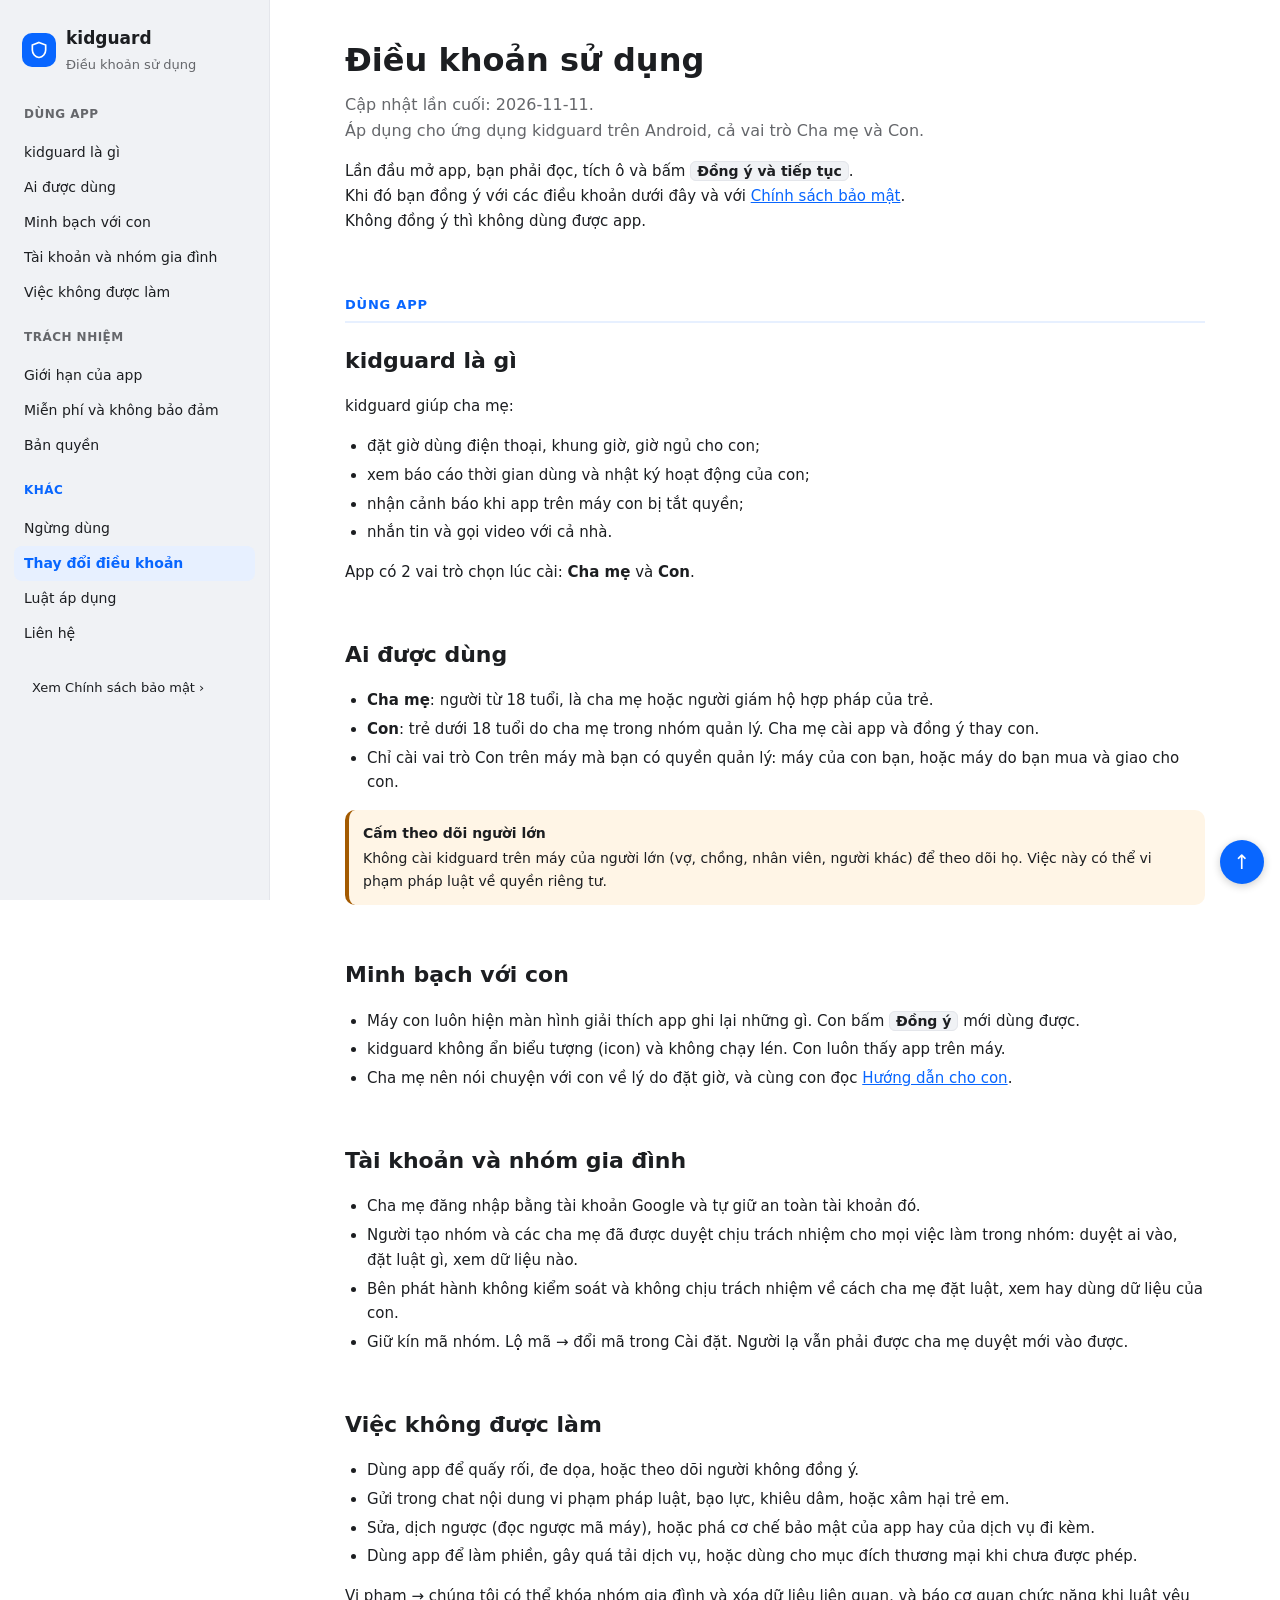
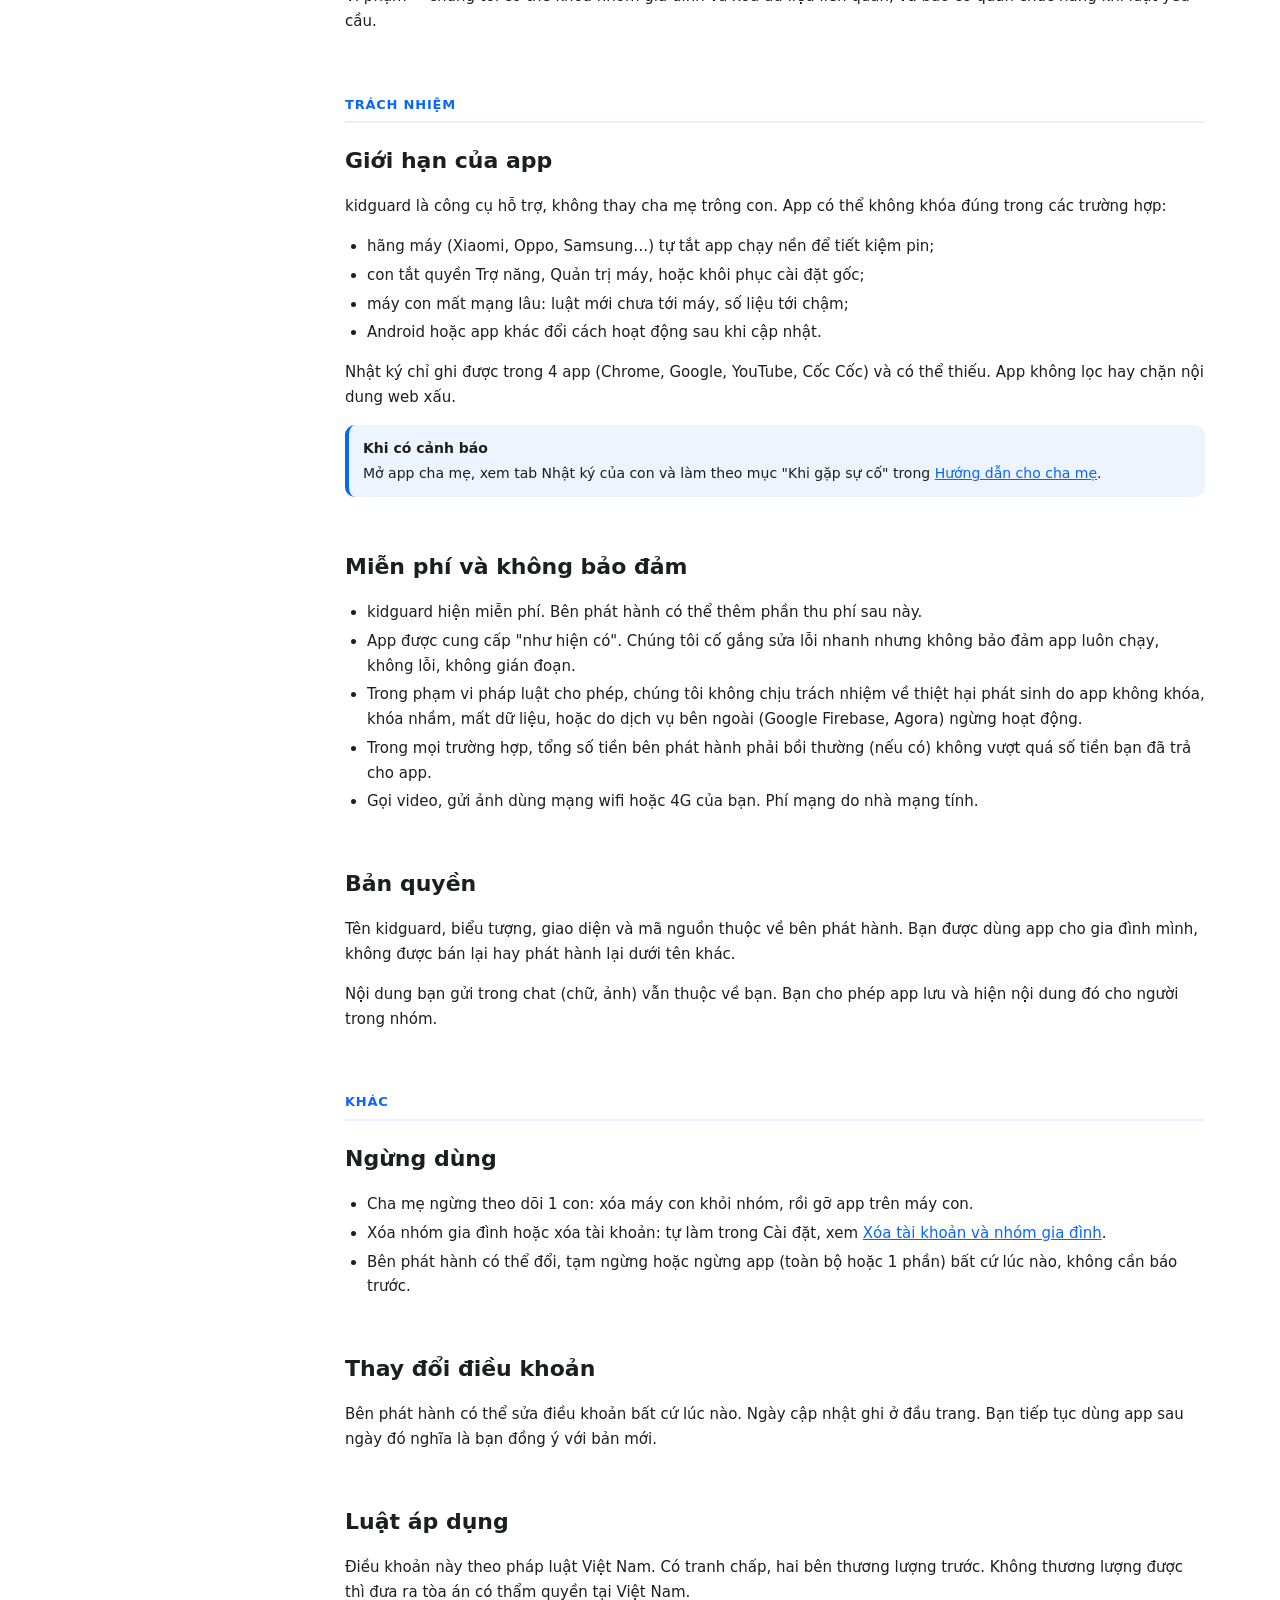
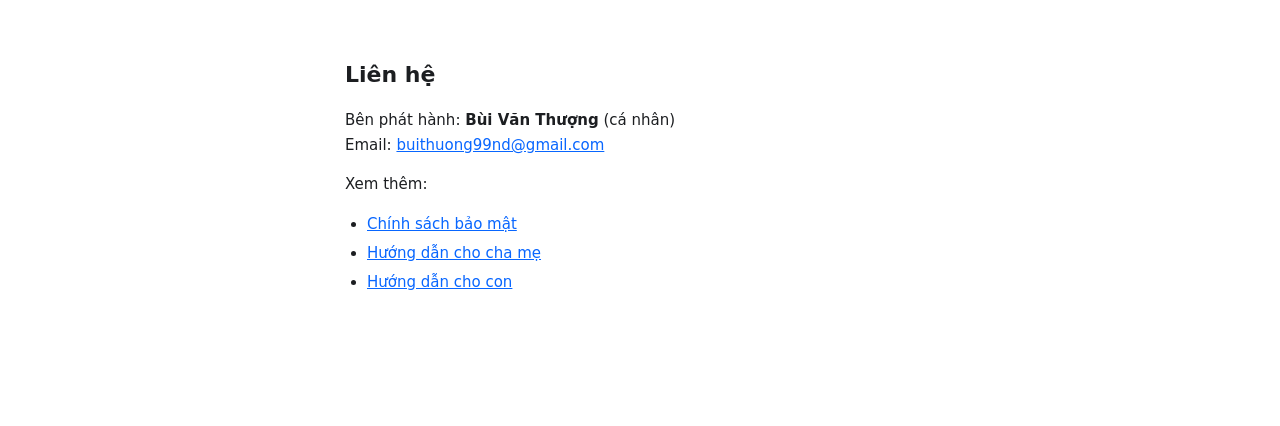
<file: legal/terms.html>
<!doctype html>
<html lang="vi">
<head>
<meta charset="utf-8">
<meta name="viewport" content="width=device-width, initial-scale=1">
<title>Điều khoản sử dụng – kidguard</title>
<link rel="stylesheet" href="../guide/guide.css">
</head>
<body class="no-fold">
<button class="menu-btn" aria-label="Mở mục lục">☰</button>
<aside class="side">
  <div class="brand"><span class="logo"><svg width="20" height="20" viewBox="0 0 24 24" fill="none" stroke="currentColor" stroke-width="2"><path d="M12 3l8 3v6c0 4.5-3.4 8.3-8 9-4.6-.7-8-4.5-8-9V6z"/></svg></span><div><b>kidguard</b><span>Điều khoản sử dụng</span></div></div>
  <nav id="toc"></nav>
  <a class="switch" href="privacy.html">Xem Chính sách bảo mật ›</a>
</aside>

<main><div class="content">
  <h1 class="page">Điều khoản sử dụng</h1>
  <p>Cập nhật lần cuối: 2026-11-11.<br>Áp dụng cho ứng dụng kidguard trên Android, cả vai trò Cha mẹ và Con.</p>
  <p>Lần đầu mở app, bạn phải đọc, tích ô và bấm <span class="ui">Đồng ý và tiếp tục</span>.<br>Khi đó bạn đồng ý với các điều khoản dưới đây và với <a href="privacy.html">Chính sách bảo mật</a>.<br>Không đồng ý thì không dùng được app.</p>

  <!-- ================= DÙNG APP ================= -->
  <div class="part"><h1>Dùng app</h1></div>

  <section id="about">
    <h2>kidguard là gì</h2>
    <p>kidguard giúp cha mẹ:</p>
    <ul>
      <li>đặt giờ dùng điện thoại, khung giờ, giờ ngủ cho con;</li>
      <li>xem báo cáo thời gian dùng và nhật ký hoạt động của con;</li>
      <li>nhận cảnh báo khi app trên máy con bị tắt quyền;</li>
      <li>nhắn tin và gọi video với cả nhà.</li>
    </ul>
    <p>App có 2 vai trò chọn lúc cài: <b>Cha mẹ</b> và <b>Con</b>.</p>
  </section>

  <section id="who">
    <h2>Ai được dùng</h2>
    <ul>
      <li><b>Cha mẹ</b>: người từ 18 tuổi, là cha mẹ hoặc người giám hộ hợp pháp của trẻ.</li>
      <li><b>Con</b>: trẻ dưới 18 tuổi do cha mẹ trong nhóm quản lý. Cha mẹ cài app và đồng ý thay con.</li>
      <li>Chỉ cài vai trò Con trên máy mà bạn có quyền quản lý: máy của con bạn, hoặc máy do bạn mua và giao cho con.</li>
    </ul>
    <div class="warn"><b>Cấm theo dõi người lớn</b>Không cài kidguard trên máy của người lớn (vợ, chồng, nhân viên, người khác) để theo dõi họ. Việc này có thể vi phạm pháp luật về quyền riêng tư.</div>
  </section>

  <section id="honest">
    <h2>Minh bạch với con</h2>
    <ul>
      <li>Máy con luôn hiện màn hình giải thích app ghi lại những gì. Con bấm <span class="ui">Đồng ý</span> mới dùng được.</li>
      <li>kidguard không ẩn biểu tượng (icon) và không chạy lén. Con luôn thấy app trên máy.</li>
      <li>Cha mẹ nên nói chuyện với con về lý do đặt giờ, và cùng con đọc <a href="../guide/child.html">Hướng dẫn cho con</a>.</li>
    </ul>
  </section>

  <section id="account">
    <h2>Tài khoản và nhóm gia đình</h2>
    <ul>
      <li>Cha mẹ đăng nhập bằng tài khoản Google và tự giữ an toàn tài khoản đó.</li>
      <li>Người tạo nhóm và các cha mẹ đã được duyệt chịu trách nhiệm cho mọi việc làm trong nhóm: duyệt ai vào, đặt luật gì, xem dữ liệu nào.</li>
      <li>Bên phát hành không kiểm soát và không chịu trách nhiệm về cách cha mẹ đặt luật, xem hay dùng dữ liệu của con.</li>
      <li>Giữ kín mã nhóm. Lộ mã → đổi mã trong Cài đặt. Người lạ vẫn phải được cha mẹ duyệt mới vào được.</li>
    </ul>
  </section>

  <section id="rules">
    <h2>Việc không được làm</h2>
    <ul>
      <li>Dùng app để quấy rối, đe dọa, hoặc theo dõi người không đồng ý.</li>
      <li>Gửi trong chat nội dung vi phạm pháp luật, bạo lực, khiêu dâm, hoặc xâm hại trẻ em.</li>
      <li>Sửa, dịch ngược (đọc ngược mã máy), hoặc phá cơ chế bảo mật của app hay của dịch vụ đi kèm.</li>
      <li>Dùng app để làm phiền, gây quá tải dịch vụ, hoặc dùng cho mục đích thương mại khi chưa được phép.</li>
    </ul>
    <p>Vi phạm → chúng tôi có thể khóa nhóm gia đình và xóa dữ liệu liên quan, và báo cơ quan chức năng khi luật yêu cầu.</p>
  </section>

  <!-- ================= TRÁCH NHIỆM ================= -->
  <div class="part"><h1>Trách nhiệm</h1></div>

  <section id="limits">
    <h2>Giới hạn của app</h2>
    <p>kidguard là công cụ hỗ trợ, không thay cha mẹ trông con. App có thể không khóa đúng trong các trường hợp:</p>
    <ul>
      <li>hãng máy (Xiaomi, Oppo, Samsung…) tự tắt app chạy nền để tiết kiệm pin;</li>
      <li>con tắt quyền Trợ năng, Quản trị máy, hoặc khôi phục cài đặt gốc;</li>
      <li>máy con mất mạng lâu: luật mới chưa tới máy, số liệu tới chậm;</li>
      <li>Android hoặc app khác đổi cách hoạt động sau khi cập nhật.</li>
    </ul>
    <p>Nhật ký chỉ ghi được trong 4 app (Chrome, Google, YouTube, Cốc Cốc) và có thể thiếu. App không lọc hay chặn nội dung web xấu.</p>
    <div class="note"><b>Khi có cảnh báo</b>Mở app cha mẹ, xem tab Nhật ký của con và làm theo mục "Khi gặp sự cố" trong <a href="../guide/parent.html">Hướng dẫn cho cha mẹ</a>.</div>
  </section>

  <section id="warranty">
    <h2>Miễn phí và không bảo đảm</h2>
    <ul>
      <li>kidguard hiện miễn phí. Bên phát hành có thể thêm phần thu phí sau này.</li>
      <li>App được cung cấp "như hiện có". Chúng tôi cố gắng sửa lỗi nhanh nhưng không bảo đảm app luôn chạy, không lỗi, không gián đoạn.</li>
      <li>Trong phạm vi pháp luật cho phép, chúng tôi không chịu trách nhiệm về thiệt hại phát sinh do app không khóa, khóa nhầm, mất dữ liệu, hoặc do dịch vụ bên ngoài (Google Firebase, Agora) ngừng hoạt động.</li>
      <li>Trong mọi trường hợp, tổng số tiền bên phát hành phải bồi thường (nếu có) không vượt quá số tiền bạn đã trả cho app.</li>
      <li>Gọi video, gửi ảnh dùng mạng wifi hoặc 4G của bạn. Phí mạng do nhà mạng tính.</li>
    </ul>
  </section>

  <section id="ip">
    <h2>Bản quyền</h2>
    <p>Tên kidguard, biểu tượng, giao diện và mã nguồn thuộc về bên phát hành. Bạn được dùng app cho gia đình mình, không được bán lại hay phát hành lại dưới tên khác.</p>
    <p>Nội dung bạn gửi trong chat (chữ, ảnh) vẫn thuộc về bạn. Bạn cho phép app lưu và hiện nội dung đó cho người trong nhóm.</p>
  </section>

  <!-- ================= KHÁC ================= -->
  <div class="part"><h1>Khác</h1></div>

  <section id="end">
    <h2>Ngừng dùng</h2>
    <ul>
      <li>Cha mẹ ngừng theo dõi 1 con: xóa máy con khỏi nhóm, rồi gỡ app trên máy con.</li>
      <li>Xóa nhóm gia đình hoặc xóa tài khoản: tự làm trong Cài đặt, xem <a href="privacy.html#delete">Xóa tài khoản và nhóm gia đình</a>.</li>
      <li>Bên phát hành có thể đổi, tạm ngừng hoặc ngừng app (toàn bộ hoặc 1 phần) bất cứ lúc nào, không cần báo trước.</li>
    </ul>
  </section>

  <section id="changes">
    <h2>Thay đổi điều khoản</h2>
    <p>Bên phát hành có thể sửa điều khoản bất cứ lúc nào. Ngày cập nhật ghi ở đầu trang. Bạn tiếp tục dùng app sau ngày đó nghĩa là bạn đồng ý với bản mới.</p>
  </section>

  <section id="law">
    <h2>Luật áp dụng</h2>
    <p>Điều khoản này theo pháp luật Việt Nam. Có tranh chấp, hai bên thương lượng trước. Không thương lượng được thì đưa ra tòa án có thẩm quyền tại Việt Nam.</p>
  </section>

  <section id="contact">
    <h2>Liên hệ</h2>
    <p>Bên phát hành: <b>Bùi Văn Thượng</b> (cá nhân)<br>Email: <a href="mailto:buithuong99nd@gmail.com">buithuong99nd@gmail.com</a></p>
    <p style="margin-bottom:4px">Xem thêm:</p>
    <ul>
      <li><a href="https://danhbuidcn.github.io/kidguard_site/legal/privacy.html" target="_blank" rel="noopener">Chính sách bảo mật</a></li>
      <li><a href="https://danhbuidcn.github.io/kidguard_site/guide/parent.html" target="_blank" rel="noopener">Hướng dẫn cho cha mẹ</a></li>
      <li><a href="https://danhbuidcn.github.io/kidguard_site/guide/child.html" target="_blank" rel="noopener">Hướng dẫn cho con</a></li>
    </ul>
  </section>
</div></main>
<a class="top-link" href="#" aria-label="Lên đầu trang">↑</a>
<script src="../guide/guide.js"></script>
</body>
</html>
</file>
<file: guide/guide.css>
/* Shared style for the kidguard user guide (parent.html, child.html). Layout follows the HRM manual. */
:root {
  --brand: #0866ff;
  --brand-soft: #e7f0ff;
  --text: #1c1e21;
  --muted: #65676b;
  --line: #e4e6eb;
  --bg: #f0f2f5;
  --surface: #fff;
  --info: #0866ff;
  --info-soft: #eef4fd;
  --warn: #a35a00;
  --warn-soft: #fff5e6;
  --ok: #1e7d34;
  --ok-soft: #eaf7ed;
  --side-w: 270px;
}
* { box-sizing: border-box; }
html { scroll-behavior: smooth; scroll-padding-top: 16px; }
body { margin: 0; font: 15px/1.65 system-ui, -apple-system, "Segoe UI", Roboto, sans-serif; color: var(--text); background: var(--surface); }
a { color: var(--brand); }
img { max-width: 100%; }

.menu-btn { display: none; position: fixed; top: 10px; right: 10px; z-index: 30; min-width: 44px; min-height: 44px; border: 1px solid var(--line); border-radius: 10px; background: var(--surface); font-size: 20px; cursor: pointer; box-shadow: 0 2px 8px rgba(0,0,0,.1); }

.side { position: fixed; top: 0; bottom: 0; left: 0; z-index: 20; width: var(--side-w); overflow-y: auto; padding: 24px 14px 40px; background: var(--bg); border-right: 1px solid var(--line); }
.brand { display: flex; align-items: center; gap: 10px; margin: 0 8px 18px; }
.brand .logo { width: 34px; height: 34px; border-radius: 10px; background: var(--brand); color: #fff; display: flex; align-items: center; justify-content: center; }
.brand b { display: block; font-size: 17px; }
.brand span { font-size: 13px; color: var(--muted); }
.side .grp { display: flex; justify-content: space-between; align-items: center; width: 100%; margin-top: 4px; padding: 10px; border: 0; border-radius: 8px; background: none; font: inherit; font-size: 12px; font-weight: 700; color: var(--muted); text-transform: uppercase; letter-spacing: .04em; text-align: left; cursor: pointer; }
.side .grp::after { content: "▸"; font-size: 14px; }
.side .grp.open::after { content: "▾"; }
.side .grp:hover { background: #e4e6eb; }
.side .grp.active { color: var(--brand); }
.side .grp-items { display: none; margin-bottom: 8px; }
.side .grp.open + .grp-items { display: block; }
/* Short pages (terms, privacy): every part stays open, no fold arrow. */
.no-fold .side .grp { cursor: default; pointer-events: none; }
.no-fold .side .grp::after { content: none; }
.no-fold .side .grp-items { display: block; }
.side a { display: block; padding: 6px 10px; border-radius: 8px; color: var(--text); text-decoration: none; font-size: 14px; }
.side a:hover { background: #e4e6eb; }
.side a.active { background: var(--brand-soft); color: var(--brand); font-weight: 600; }
.guide-for { display: inline-flex; align-items: center; gap: 8px; margin-bottom: 14px; font-size: 14px; color: var(--muted); }
.guide-for select { font: inherit; font-weight: 600; color: var(--brand); padding: 6px 30px 6px 12px; border: 1px solid var(--line); border-radius: 10px; background: var(--brand-soft) url("data:image/svg+xml,%3Csvg xmlns='http://www.w3.org/2000/svg' width='12' height='12' viewBox='0 0 24 24' fill='none' stroke='%230866ff' stroke-width='3'%3E%3Cpath d='M6 9l6 6 6-6'/%3E%3C/svg%3E") no-repeat right 10px center; appearance: none; cursor: pointer; }
.side .switch { display: block; margin: 20px 8px 0; font-size: 13px; }
.side .switch + .switch { margin-top: 8px; }

main { margin-left: var(--side-w); padding: 40px 48px 80px; }
.content { max-width: 860px; margin: 0 auto; }
section { margin-bottom: 52px; }
.part { margin: 60px 0 20px; padding-bottom: 6px; border-bottom: 2px solid var(--brand-soft); }
.part h1 { margin: 0; font-size: 13px; font-weight: 700; color: var(--brand); text-transform: uppercase; letter-spacing: .06em; }
.part p { margin: 2px 0 0; font-size: 14px; color: var(--muted); }
h1.page { margin: 0 0 10px; font-size: 32px; line-height: 1.3; }
h1.page + p { margin: 0; font-size: 16px; color: var(--muted); }
h2 { margin: 0 0 10px; font-size: 22px; }
h3 { margin: 22px 0 8px; font-size: 16px; }
ol, ul { padding-left: 22px; }
li { margin: 4px 0; }
.ui { padding: 1px 6px; border: 1px solid var(--line); border-radius: 6px; background: var(--bg); font-weight: 600; font-size: 14px; white-space: nowrap; }

.note, .warn, .tip { margin: 14px 0; padding: 12px 14px; border-radius: 10px; border-left: 4px solid; font-size: 14px; }
.note { background: var(--info-soft); border-color: var(--info); }
.warn { background: var(--warn-soft); border-color: var(--warn); }
.tip { background: var(--ok-soft); border-color: var(--ok); }
.note b:first-child, .warn b:first-child, .tip b:first-child { display: block; margin-bottom: 2px; }

.shots { display: flex; flex-wrap: wrap; gap: 16px; margin: 14px 0; }
figure { margin: 0; width: 230px; }
figure img { display: block; width: 100%; border: 1px solid var(--line); border-radius: 18px; box-shadow: 0 4px 14px rgba(0,0,0,.08); }
figcaption { margin-top: 6px; font-size: 13px; color: var(--muted); text-align: center; }

.cases { margin: 10px 0; border: 1px solid var(--line); border-radius: 10px; overflow: hidden; }
.cases div { padding: 10px 14px; border-top: 1px solid var(--line); font-size: 14px; }
.cases div:first-child { border-top: 0; }
.cases b { color: var(--text); }

table { width: 100%; border-collapse: collapse; margin: 10px 0; font-size: 14px; }
th, td { padding: 8px 10px; border: 1px solid var(--line); text-align: left; vertical-align: top; }
th { background: var(--bg); }

details { margin: 8px 0; padding: 10px 14px; border: 1px solid var(--line); border-radius: 10px; }
details summary { cursor: pointer; font-weight: 600; }
details[open] summary { margin-bottom: 6px; }

.top-link { position: fixed; right: 16px; bottom: 16px; width: 44px; height: 44px; border-radius: 50%; background: var(--brand); color: #fff; display: flex; align-items: center; justify-content: center; text-decoration: none; font-size: 20px; box-shadow: 0 2px 8px rgba(0,0,0,.2); }

@media (max-width: 900px) {
  .menu-btn { display: block; }
  .side { transform: translateX(-100%); transition: transform .2s; box-shadow: 4px 0 20px rgba(0,0,0,.15); }
  body.menu-open .side { transform: none; }
  main { margin-left: 0; padding: 24px 18px 80px; }
  h1.page { font-size: 26px; padding-right: 50px; }
  figure { width: calc(50% - 8px); }
}
@media print {
  .side, .menu-btn, .top-link { display: none; }
  main { margin: 0; padding: 0; }
}
</file>
